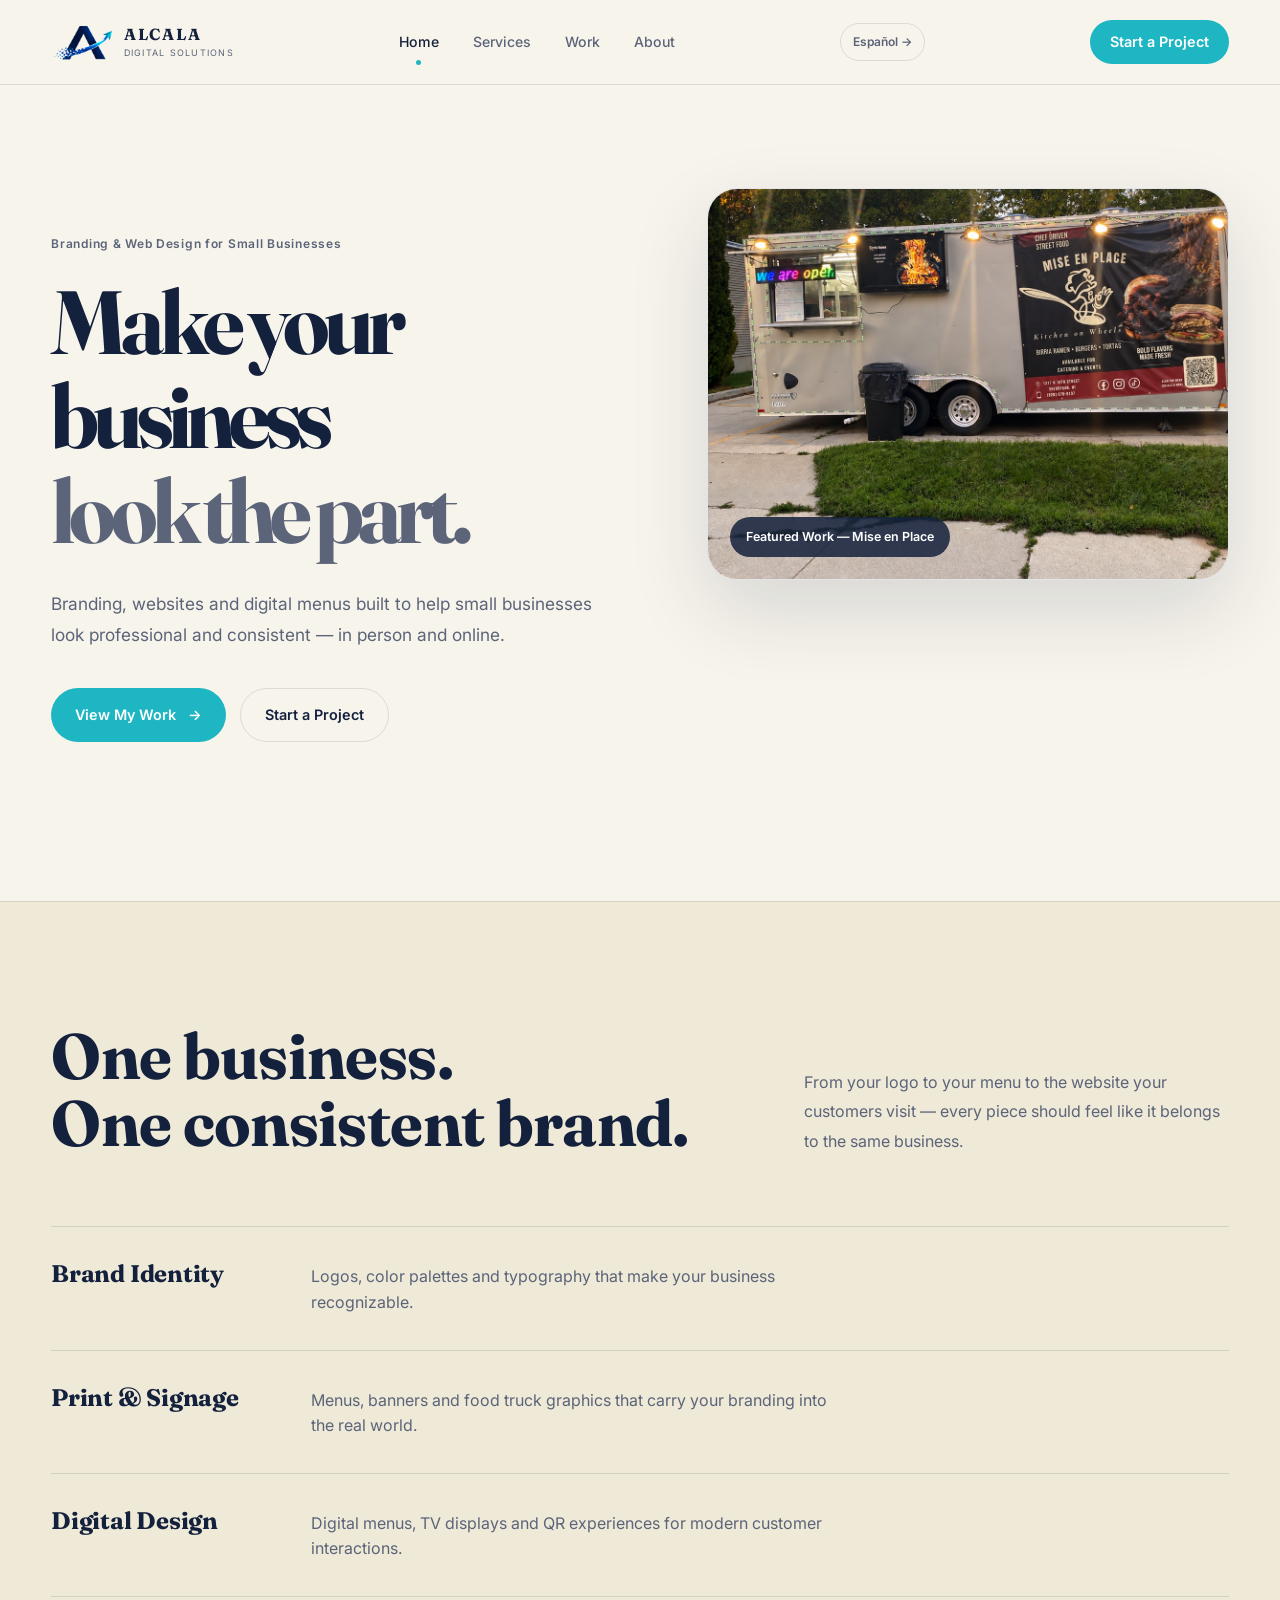
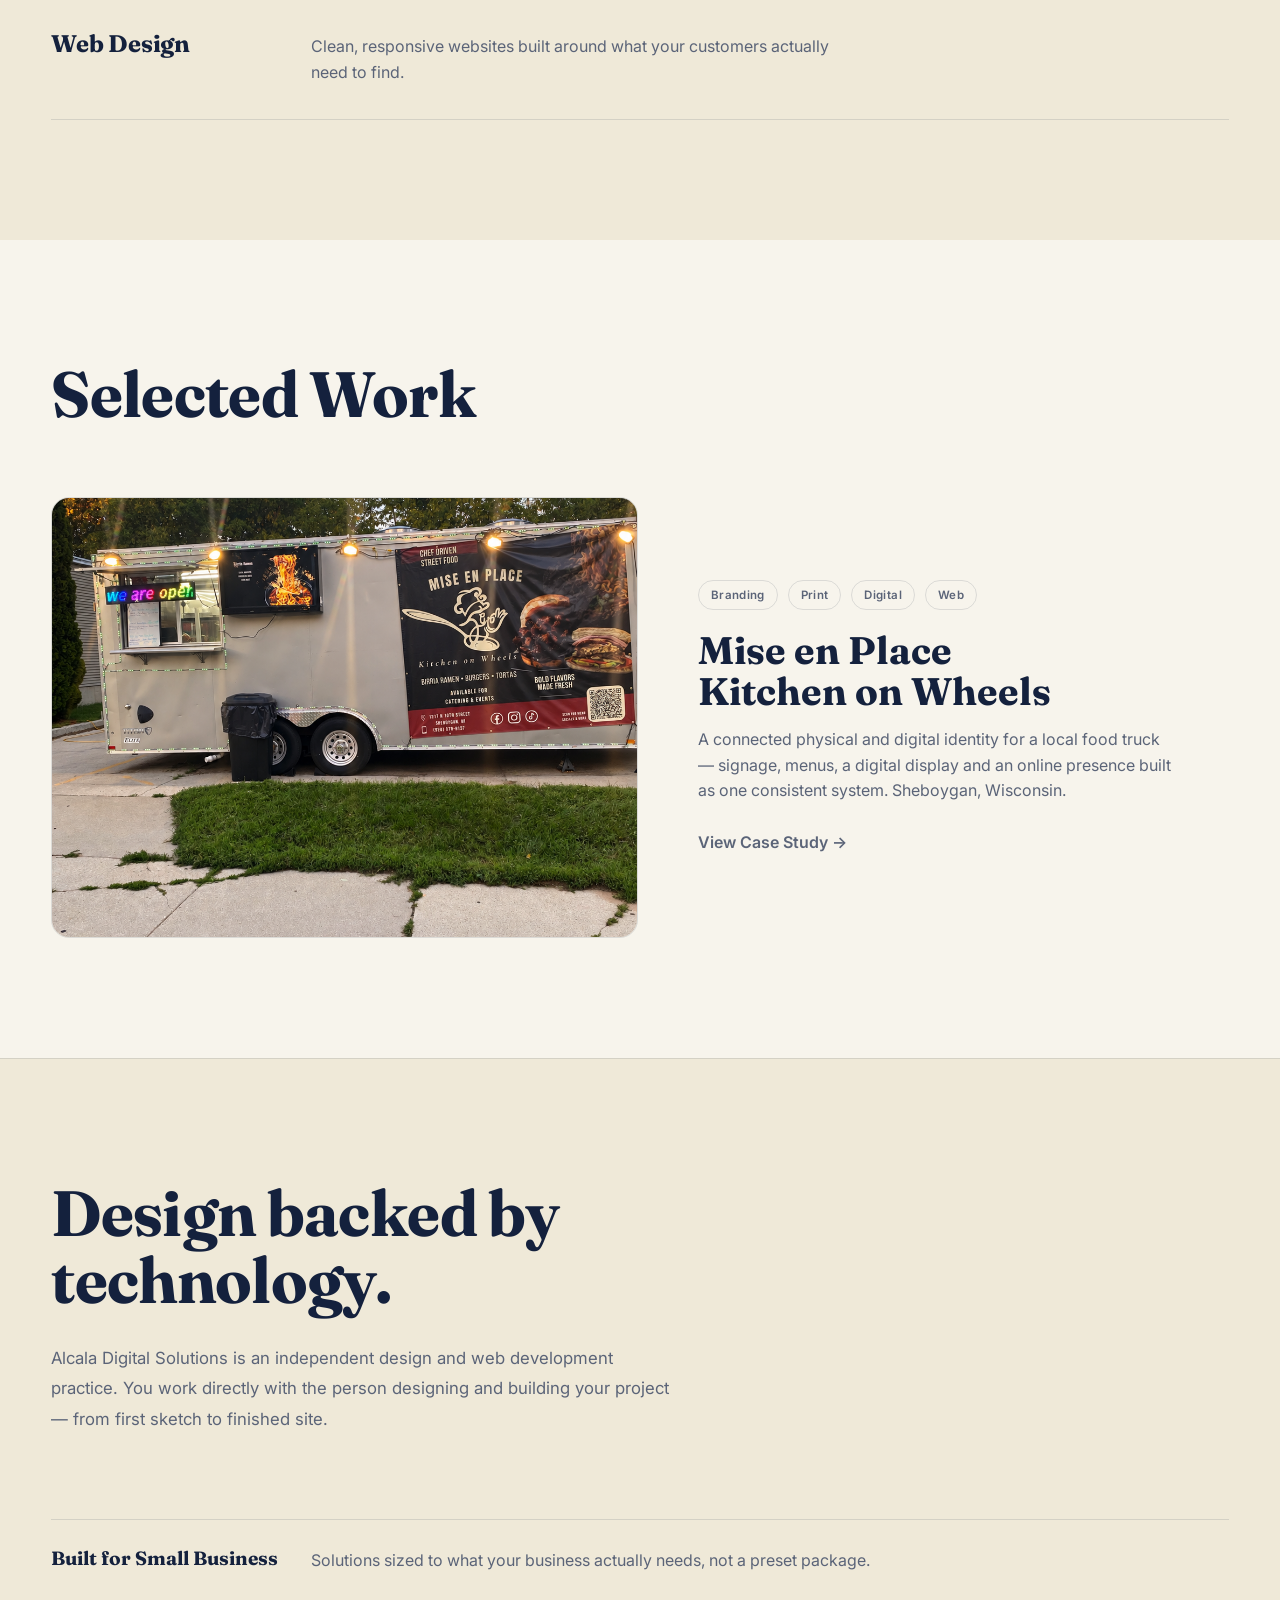
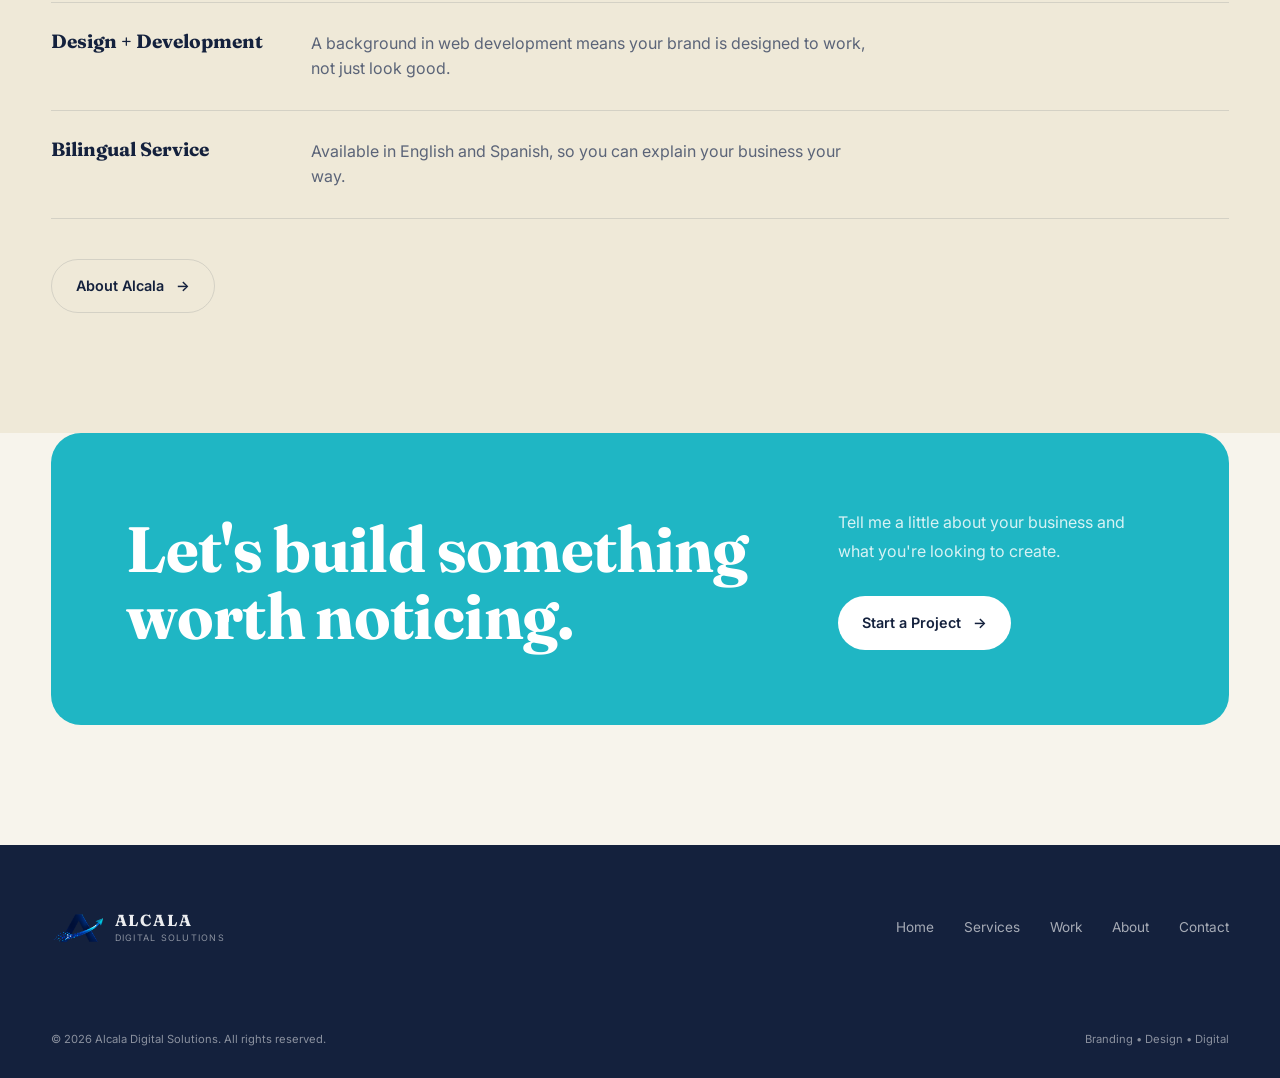
<file: index.html>
<!DOCTYPE html>
<html lang="en">
<head>
    <!-- Google tag (gtag.js) -->
<script async src="https://www.googletagmanager.com/gtag/js?id=G-TJFR4R140K"></script>
<script>
  window.dataLayer = window.dataLayer || [];
  function gtag(){dataLayer.push(arguments);}
  gtag('js', new Date());

  gtag('config', 'G-TJFR4R140K');
</script>
    <meta charset="UTF-8">
    <meta name="viewport" content="width=device-width, initial-scale=1.0">

    <title>Alcala Digital Solutions | Branding, Design & Digital</title>

    <meta
        name="description"
        content="Alcala Digital Solutions creates branding, menus, websites, digital displays, and visual experiences for small businesses."
    >

    <!-- Google Fonts -->
    <link rel="preconnect" href="https://fonts.googleapis.com">
    <link rel="preconnect" href="https://fonts.gstatic.com" crossorigin>

    <link
        href="https://fonts.googleapis.com/css2?family=Inter:wght@400;500;600;700&family=Fraunces:opsz,wght@9..144,500;9..144,600;9..144,700&display=swap"
        rel="stylesheet"
    >

    <link rel="stylesheet" href="stylesheet.css">
</head>

<body>

    <!-- =========================
         HEADER / NAVIGATION
    ========================== -->
    <header class="site-header">
        <div class="container nav-container">

            <a href="index.html" class="brand">
                <span><img src="images/A-logo-cropped.png" alt="Alcala Digital Solutions Logo" class="header-logo"></span>

                <span class="brand-text">
                    <strong>ALCALA</strong>
                    <small>DIGITAL SOLUTIONS</small>
                </span>
            </a>

            <nav class="main-nav" id="mainNav" aria-label="Main navigation">
                <a href="index.html" class="active">Home</a>
                <a href="services.html">Services</a>
                <a href="work.html">Work</a>
                <a href="about.html">About</a>
                <a href="contact.html" class="btn btn-small mobile-cta">Start a Project</a>
            </nav>

            <div class="language-switcher">
                <a href="es/index.html" class="language-link">Español
                    <span>→</span>
                </a>
            </div>

            <a href="contact.html" class="btn btn-small">
                Start a Project
            </a>

            <button class="nav-toggle" id="navToggle" aria-label="Toggle menu" aria-expanded="false" aria-controls="mainNav">
                <span></span><span></span><span></span>
            </button>

        </div>
    </header>

    <script>
        (function () {
            var toggle = document.getElementById("navToggle");
            var nav = document.getElementById("mainNav");
            if (!toggle || !nav) return;
            toggle.addEventListener("click", function () {
                var isOpen = nav.classList.toggle("is-open");
                toggle.classList.toggle("is-active", isOpen);
                toggle.setAttribute("aria-expanded", isOpen ? "true" : "false");
                document.body.classList.toggle("nav-locked", isOpen);
            });
            nav.querySelectorAll("a").forEach(function (link) {
                link.addEventListener("click", function () {
                    nav.classList.remove("is-open");
                    toggle.classList.remove("is-active");
                    toggle.setAttribute("aria-expanded", "false");
                    document.body.classList.remove("nav-locked");
                });
            });
        })();
    </script>


    <main>

        <!-- =========================
             HERO
        ========================== -->
        <section class="hero">

            <div class="container hero-grid">

                <div class="hero-content">

                    <p class="eyebrow">
                        Branding &amp; Web Design for Small Businesses
                    </p>

                    <h1>
                        Make your business
                        <span>look the part.</span>
                    </h1>

                    <p class="hero-description">
                        Branding, websites and digital menus built to help
                        small businesses look professional and consistent
                        — in person and online.
                    </p>

                    <div class="hero-actions">
                        <a href="work.html" class="btn">
                            View My Work
                            <span>→</span>
                        </a>

                        <a href="contact.html" class="btn btn-secondary">
                            Start a Project
                        </a>
                    </div>

                </div>

                <!-- HERO VISUAL — real project photo, no fake browser chrome -->
                <div class="hero-visual">

                    <div class="lean-hero-frame">
                        <!--
                            Swap in the strongest available shot of the
                            truck (the one with the black/red banner and
                            the TV display running is the best candidate).
                        -->
                        <img
                            src="images/work/mise-en-place/cover.png"
                            alt="Mise en Place food truck with new branding, banner and digital display"
                        >
                        <span class="lean-hero-caption">Featured Work — Mise en Place</span>
                    </div>

                </div>

            </div>
        </section>


        <!-- =========================
             SERVICES
        ========================== -->
        <section class="section services-section">

            <div class="container">

                <div class="section-heading">
                    <div>
                        <h2>
                            One business.<br>
                            One consistent brand.
                        </h2>
                    </div>

                    <p class="section-description">
                        From your logo to your menu to the website your
                        customers visit — every piece should feel like it
                        belongs to the same business.
                    </p>
                </div>

                <div class="services-list">

                    <div class="services-row">
                        <h3>Brand Identity</h3>
                        <p>Logos, color palettes and typography that make your business recognizable.</p>
                    </div>

                    <div class="services-row">
                        <h3>Print &amp; Signage</h3>
                        <p>Menus, banners and food truck graphics that carry your branding into the real world.</p>
                    </div>

                    <div class="services-row">
                        <h3>Digital Design</h3>
                        <p>Digital menus, TV displays and QR experiences for modern customer interactions.</p>
                    </div>

                    <div class="services-row">
                        <h3>Web Design</h3>
                        <p>Clean, responsive websites built around what your customers actually need to find.</p>
                    </div>

                </div>

            </div>
        </section>


        <!-- =========================
             FEATURED WORK (one real project)
        ========================== -->
        <section class="section work-section">

            <div class="container">

                <div class="section-heading section-heading-simple">
                    <div>
                        <h2>Selected Work</h2>
                    </div>
                </div>

                <div class="work-feature">

                    <a href="work/mise-en-place.html" class="work-feature-photo" aria-label="View Mise en Place case study">
                        <img
                            src="images/work/mise-en-place/cover.png"
                            alt="Mise en Place food truck branding and digital display"
                        >
                    </a>

                    <div>
                        <div class="work-feature-tags">
                            <span>Branding</span>
                            <span>Print</span>
                            <span>Digital</span>
                            <span>Web</span>
                        </div>

                        <h3>Mise en Place<br>Kitchen on Wheels</h3>

                        <p class="work-feature-desc">
                            A connected physical and digital identity for a
                            local food truck — signage, menus, a digital
                            display and an online presence built as one
                            consistent system. Sheboygan, Wisconsin.
                        </p>

                        <a href="work/mise-en-place.html" class="text-link">
                            View Case Study →
                        </a>
                    </div>

                </div>

            </div>
        </section>


        <!-- =========================
             WHY WORK WITH ME
        ========================== -->
        <section class="section values-section">

            <div class="container">

                <div class="values-intro">
                    <h2>
                        Design backed
                        by technology.
                    </h2>

                    <p>
                        Alcala Digital Solutions is an independent design and
                        web development practice. You work directly with the
                        person designing and building your project — from
                        first sketch to finished site.
                    </p>
                </div>

                <div class="why-list">

                    <div class="why-item">
                        <h3>Built for Small Business</h3>
                        <p>Solutions sized to what your business actually needs, not a preset package.</p>
                    </div>

                    <div class="why-item">
                        <h3>Design + Development</h3>
                        <p>A background in web development means your brand is designed to work, not just look good.</p>
                    </div>

                    <div class="why-item">
                        <h3>Bilingual Service</h3>
                        <p>Available in English and Spanish, so you can explain your business your way.</p>
                    </div>

                </div>

                <a href="about.html" class="btn btn-secondary" style="margin-top: 40px;">
                    About Alcala
                    <span>→</span>
                </a>

            </div>
        </section>


        <!-- =========================
             CTA
        ========================== -->
        <section class="cta-section">

            <div class="container">

                <div class="cta-card">

                    <div>
                        <h2>
                            Let's build something
                            worth noticing.
                        </h2>
                    </div>

                    <div class="cta-content">

                        <p>
                            Tell me a little about your business and what
                            you're looking to create.
                        </p>

                        <a href="contact.html" class="btn btn-light">
                            Start a Project
                            <span>→</span>
                        </a>

                    </div>

                </div>

            </div>
        </section>

    </main>


    <!-- =========================
         FOOTER
    ========================== -->
    <footer class="site-footer">

        <div class="container">

            <div class="footer-top">

                <a href="index.html" class="brand footer-brand">

                <span><img src="images/A-logo-cropped.png" alt="Alcala Digital Solutions Logo" class="footer-logo"></span>

                    <span class="brand-text">
                        <strong>ALCALA</strong>
                        <small>DIGITAL SOLUTIONS</small>
                    </span>

                </a>

                <nav class="footer-nav">
                    <a href="index.html">Home</a>
                    <a href="services.html">Services</a>
                    <a href="work.html">Work</a>
                    <a href="about.html">About</a>
                    <a href="contact.html">Contact</a>
                </nav>

            </div>

            <div class="footer-bottom">
                <p>© 2026 Alcala Digital Solutions. All rights reserved.</p>
                <p>Branding • Design • Digital</p>
            </div>

        </div>
    </footer>

</body>
</html>
</file>
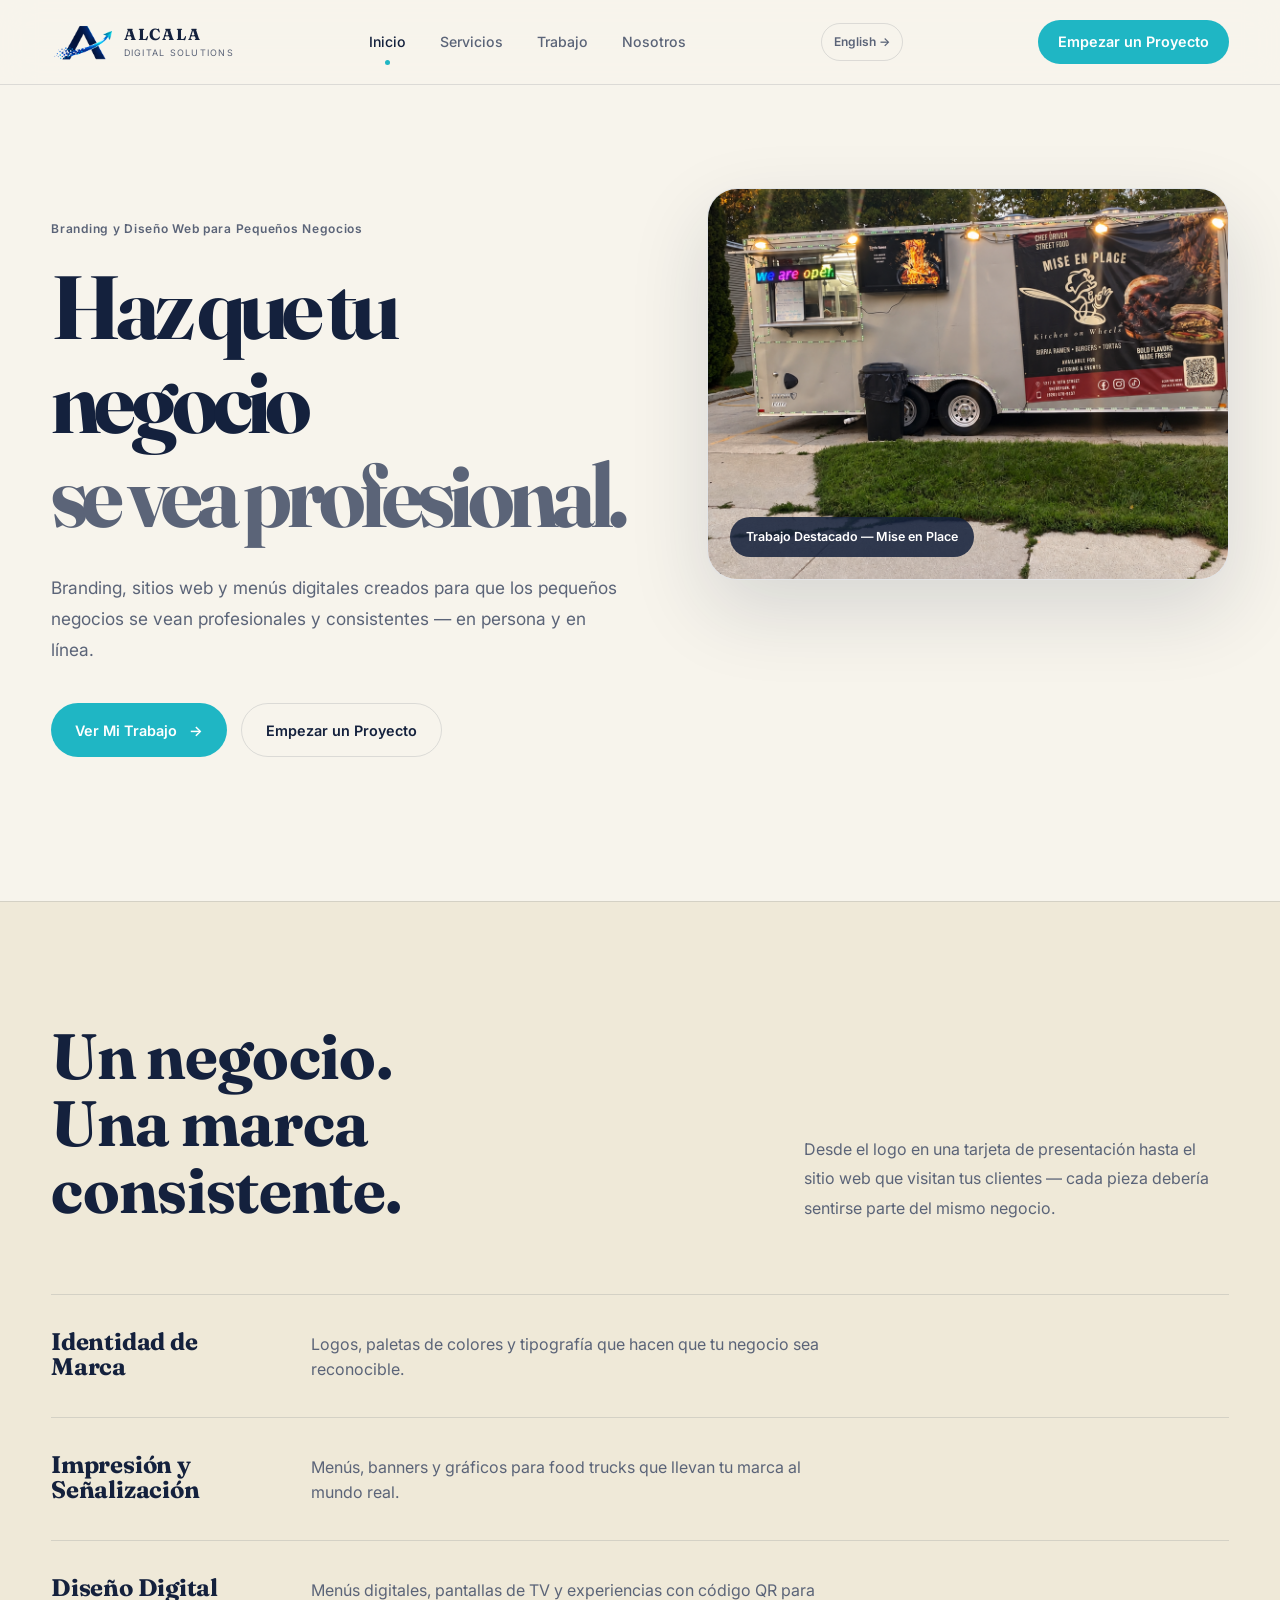
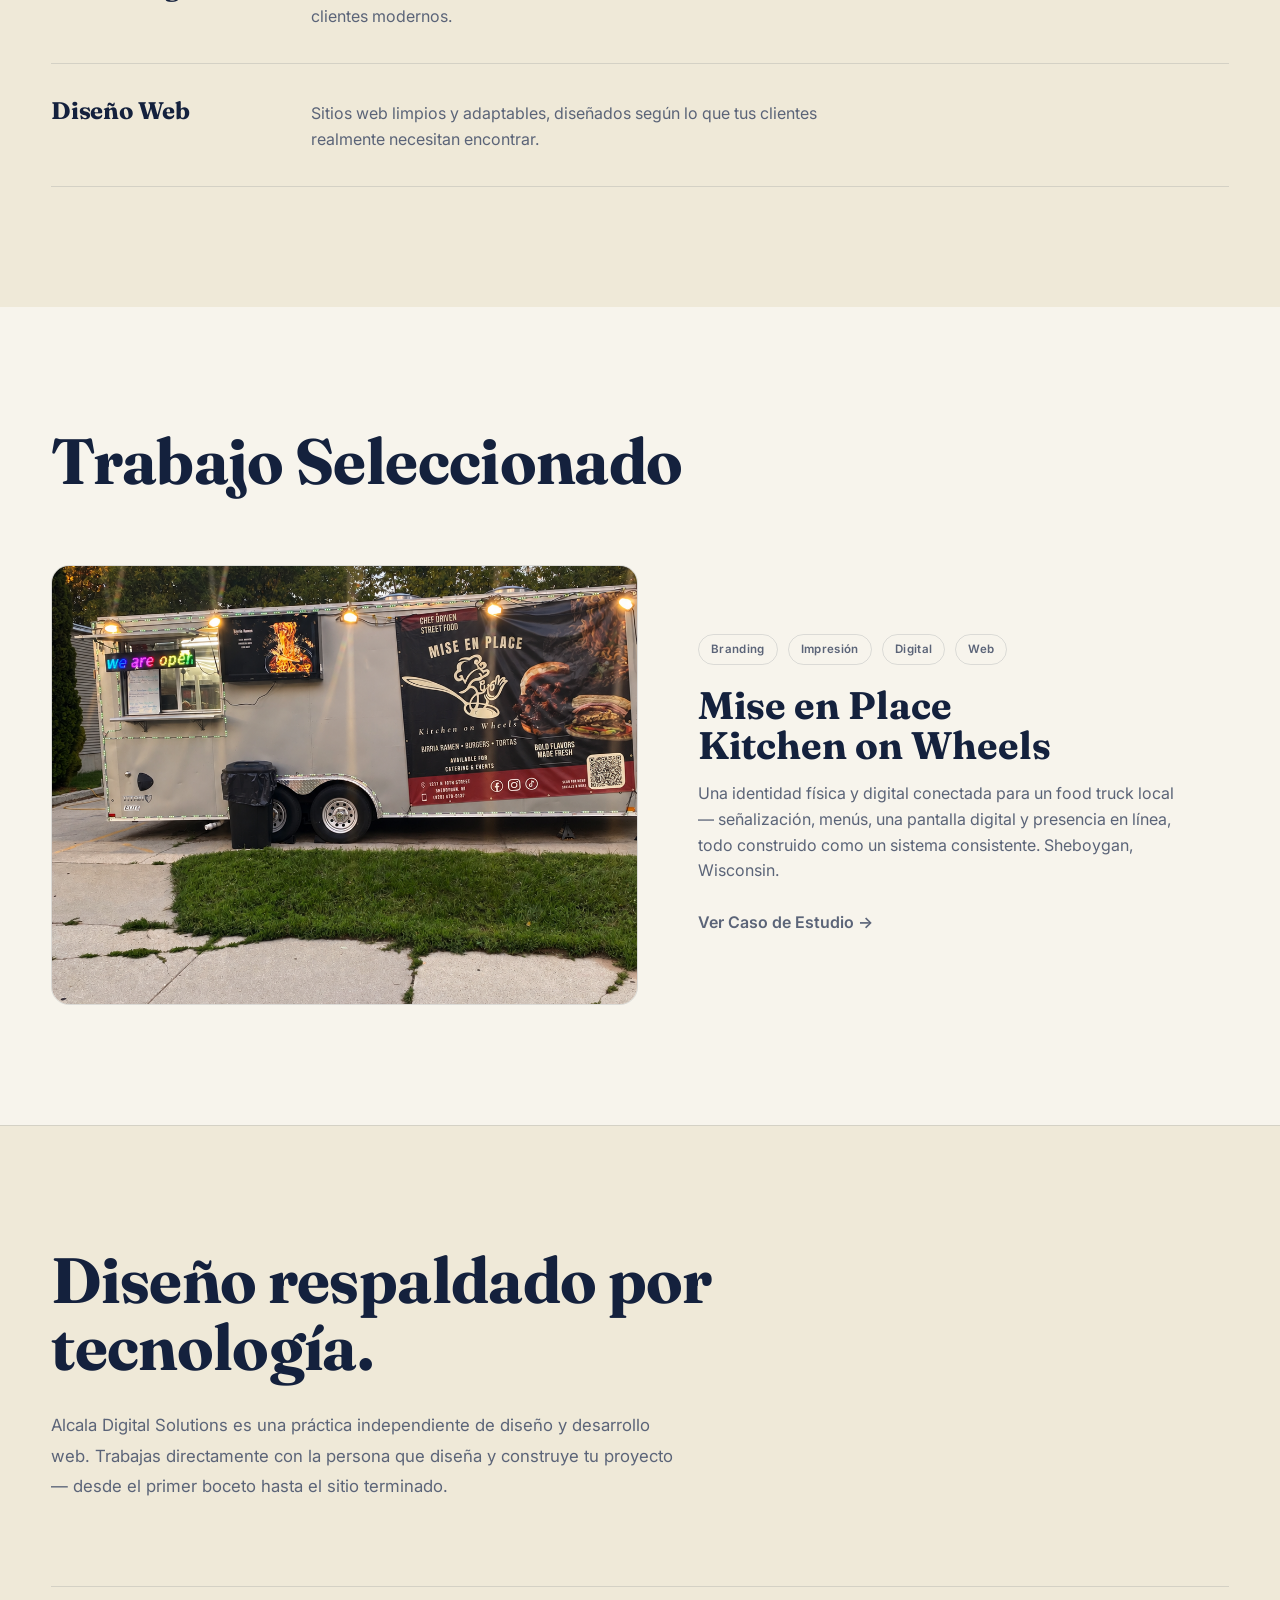
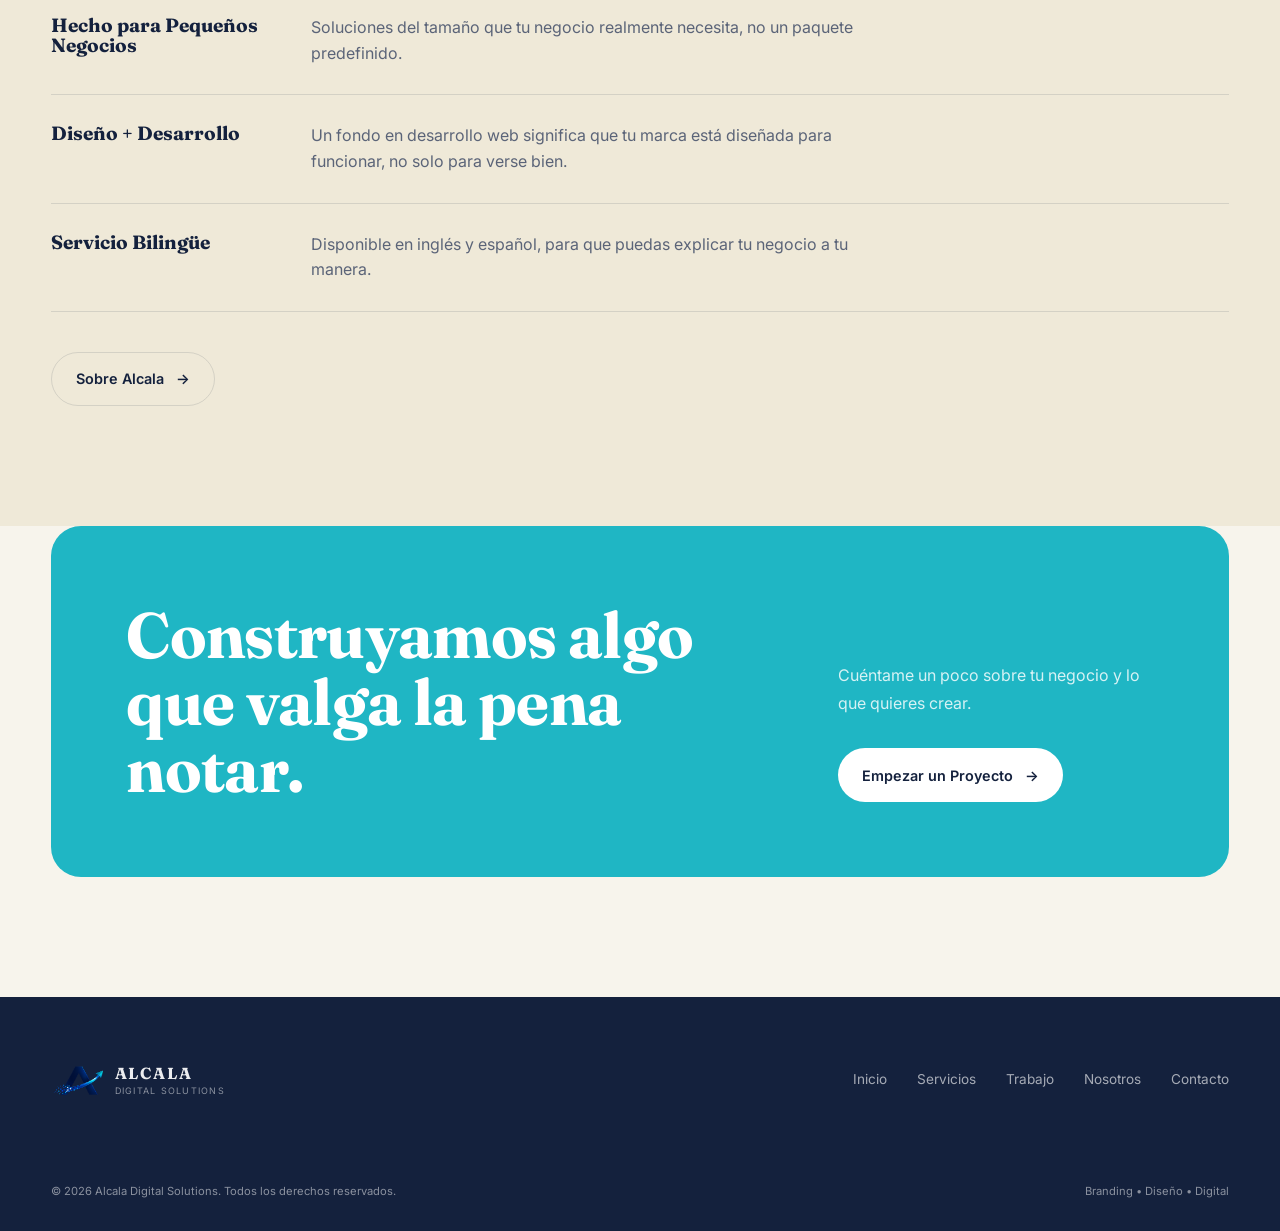
<file: es/index.html>
<!DOCTYPE html>
<html lang="es">
<head>
    <!-- Google tag (gtag.js) -->
<script async src="https://www.googletagmanager.com/gtag/js?id=G-TJFR4R140K"></script>
<script>
  window.dataLayer = window.dataLayer || [];
  function gtag(){dataLayer.push(arguments);}
  gtag('js', new Date());

  gtag('config', 'G-TJFR4R140K');
</script>
    <meta charset="UTF-8">
    <meta name="viewport" content="width=device-width, initial-scale=1.0">

    <title>Alcala Digital Solutions | Branding, Diseño y Digital</title>

    <meta
        name="description"
        content="Alcala Digital Solutions crea branding, menús, sitios web, pantallas digitales y experiencias visuales para pequeños negocios."
    >

    <link rel="preconnect" href="https://fonts.googleapis.com">
    <link rel="preconnect" href="https://fonts.gstatic.com" crossorigin>

    <link
        href="https://fonts.googleapis.com/css2?family=Inter:wght@400;500;600;700&family=Fraunces:opsz,wght@9..144,500;9..144,600;9..144,700&display=swap"
        rel="stylesheet"
    >

    <link rel="stylesheet" href="../stylesheet.css">
</head>

<body>

    <header class="site-header">
        <div class="container nav-container">

            <a href="index.html" class="brand">
                <span><img src="../images/A-logo-cropped.png" alt="Logo de Alcala Digital Solutions" class="header-logo"></span>
                <span class="brand-text">
                    <strong>ALCALA</strong>
                    <small>DIGITAL SOLUTIONS</small>
                </span>
            </a>

            <nav class="main-nav" id="mainNav" aria-label="Navegación principal">
                <a href="index.html" class="active">Inicio</a>
                <a href="services.html">Servicios</a>
                <a href="work.html">Trabajo</a>
                <a href="about.html">Nosotros</a>
                <a href="contact.html" class="btn btn-small mobile-cta">Empezar un Proyecto</a>
            </nav>

            <div class="language-switcher">
                <a href="../index.html" class="language-link">English <span>→</span></a>
            </div>

            <a href="contact.html" class="btn btn-small">Empezar un Proyecto</a>

            <button class="nav-toggle" id="navToggle" aria-label="Abrir menú" aria-expanded="false" aria-controls="mainNav">
                <span></span><span></span><span></span>
            </button>

        </div>
    </header>

    <script>
        (function () {
            var toggle = document.getElementById("navToggle");
            var nav = document.getElementById("mainNav");
            if (!toggle || !nav) return;
            toggle.addEventListener("click", function () {
                var isOpen = nav.classList.toggle("is-open");
                toggle.classList.toggle("is-active", isOpen);
                toggle.setAttribute("aria-expanded", isOpen ? "true" : "false");
                document.body.classList.toggle("nav-locked", isOpen);
            });
            nav.querySelectorAll("a").forEach(function (link) {
                link.addEventListener("click", function () {
                    nav.classList.remove("is-open");
                    toggle.classList.remove("is-active");
                    toggle.setAttribute("aria-expanded", "false");
                    document.body.classList.remove("nav-locked");
                });
            });
        })();
    </script>


    <main>

        <!-- HERO -->
        <section class="hero">
            <div class="container hero-grid">

                <div class="hero-content">

                    <p class="eyebrow">
                        Branding y Diseño Web para Pequeños Negocios
                    </p>

                    <h1>
                        Haz que tu negocio
                        <span>se vea profesional.</span>
                    </h1>

                    <p class="hero-description">
                        Branding, sitios web y menús digitales creados para
                        que los pequeños negocios se vean profesionales y
                        consistentes — en persona y en línea.
                    </p>

                    <div class="hero-actions">
                        <a href="work.html" class="btn">
                            Ver Mi Trabajo
                            <span>→</span>
                        </a>

                        <a href="contact.html" class="btn btn-secondary">
                            Empezar un Proyecto
                        </a>
                    </div>

                </div>

                <div class="hero-visual">
                    <div class="lean-hero-frame">
                        <img
                            src="../images/work/mise-en-place/cover.png"
                            alt="Food truck de Mise en Place con nueva marca, banner y pantalla digital"
                        >
                        <span class="lean-hero-caption">Trabajo Destacado — Mise en Place</span>
                    </div>
                </div>

            </div>
        </section>


        <!-- SERVICES -->
        <section class="section services-section">
            <div class="container">

                <div class="section-heading">
                    <div>
                        <h2>
                            Un negocio.<br>
                            Una marca consistente.
                        </h2>
                    </div>

                    <p class="section-description">
                        Desde el logo en una tarjeta de presentación hasta el
                        sitio web que visitan tus clientes — cada pieza
                        debería sentirse parte del mismo negocio.
                    </p>
                </div>

                <div class="services-list">

                    <div class="services-row">
                        <h3>Identidad de Marca</h3>
                        <p>Logos, paletas de colores y tipografía que hacen que tu negocio sea reconocible.</p>
                    </div>

                    <div class="services-row">
                        <h3>Impresión y Señalización</h3>
                        <p>Menús, banners y gráficos para food trucks que llevan tu marca al mundo real.</p>
                    </div>

                    <div class="services-row">
                        <h3>Diseño Digital</h3>
                        <p>Menús digitales, pantallas de TV y experiencias con código QR para clientes modernos.</p>
                    </div>

                    <div class="services-row">
                        <h3>Diseño Web</h3>
                        <p>Sitios web limpios y adaptables, diseñados según lo que tus clientes realmente necesitan encontrar.</p>
                    </div>

                </div>

            </div>
        </section>


        <!-- FEATURED WORK -->
        <section class="section work-section">
            <div class="container">

                <div class="section-heading section-heading-simple">
                    <div>
                        <h2>Trabajo Seleccionado</h2>
                    </div>
                </div>

                <div class="work-feature">

                    <a href="work/mise-en-place.html" class="work-feature-photo" aria-label="Ver el caso de estudio de Mise en Place">
                        <img
                            src="../images/work/mise-en-place/cover.png"
                            alt="Branding y pantalla digital de Mise en Place"
                        >
                    </a>

                    <div>
                        <div class="work-feature-tags">
                            <span>Branding</span>
                            <span>Impresión</span>
                            <span>Digital</span>
                            <span>Web</span>
                        </div>

                        <h3>Mise en Place<br>Kitchen on Wheels</h3>

                        <p class="work-feature-desc">
                            Una identidad física y digital conectada para un
                            food truck local — señalización, menús, una
                            pantalla digital y presencia en línea, todo
                            construido como un sistema consistente.
                            Sheboygan, Wisconsin.
                        </p>

                        <a href="work/mise-en-place.html" class="text-link">
                            Ver Caso de Estudio →
                        </a>
                    </div>

                </div>

            </div>
        </section>


        <!-- WHY WORK WITH ME -->
        <section class="section values-section">
            <div class="container">

                <div class="values-intro">
                    <h2>
                        Diseño respaldado
                        por tecnología.
                    </h2>

                    <p>
                        Alcala Digital Solutions es una práctica
                        independiente de diseño y desarrollo web. Trabajas
                        directamente con la persona que diseña y construye
                        tu proyecto — desde el primer boceto hasta el sitio
                        terminado.
                    </p>
                </div>

                <div class="why-list">

                    <div class="why-item">
                        <h3>Hecho para Pequeños Negocios</h3>
                        <p>Soluciones del tamaño que tu negocio realmente necesita, no un paquete predefinido.</p>
                    </div>

                    <div class="why-item">
                        <h3>Diseño + Desarrollo</h3>
                        <p>Un fondo en desarrollo web significa que tu marca está diseñada para funcionar, no solo para verse bien.</p>
                    </div>

                    <div class="why-item">
                        <h3>Servicio Bilingüe</h3>
                        <p>Disponible en inglés y español, para que puedas explicar tu negocio a tu manera.</p>
                    </div>

                </div>

                <a href="about.html" class="btn btn-secondary" style="margin-top: 40px;">
                    Sobre Alcala
                    <span>→</span>
                </a>

            </div>
        </section>


        <!-- CTA -->
        <section class="cta-section">
            <div class="container">
                <div class="cta-card">
                    <div>
                        <h2>
                            Construyamos algo
                            que valga la pena notar.
                        </h2>
                    </div>

                    <div class="cta-content">
                        <p>
                            Cuéntame un poco sobre tu negocio y lo que
                            quieres crear.
                        </p>

                        <a href="contact.html" class="btn btn-light">
                            Empezar un Proyecto
                            <span>→</span>
                        </a>
                    </div>
                </div>
            </div>
        </section>

    </main>


    <footer class="site-footer">
        <div class="container">
            <div class="footer-top">
                <a href="index.html" class="brand footer-brand">
                    <span><img src="../images/A-logo-cropped.png" alt="Logo de Alcala Digital Solutions" class="footer-logo"></span>
                    <span class="brand-text">
                        <strong>ALCALA</strong>
                        <small>DIGITAL SOLUTIONS</small>
                    </span>
                </a>
                <nav class="footer-nav">
                    <a href="index.html">Inicio</a>
                    <a href="services.html">Servicios</a>
                    <a href="work.html">Trabajo</a>
                    <a href="about.html">Nosotros</a>
                    <a href="contact.html">Contacto</a>
                </nav>
            </div>
            <div class="footer-bottom">
                <p>© 2026 Alcala Digital Solutions. Todos los derechos reservados.</p>
                <p>Branding • Diseño • Digital</p>
            </div>
        </div>
    </footer>

</body>
</html>
</file>
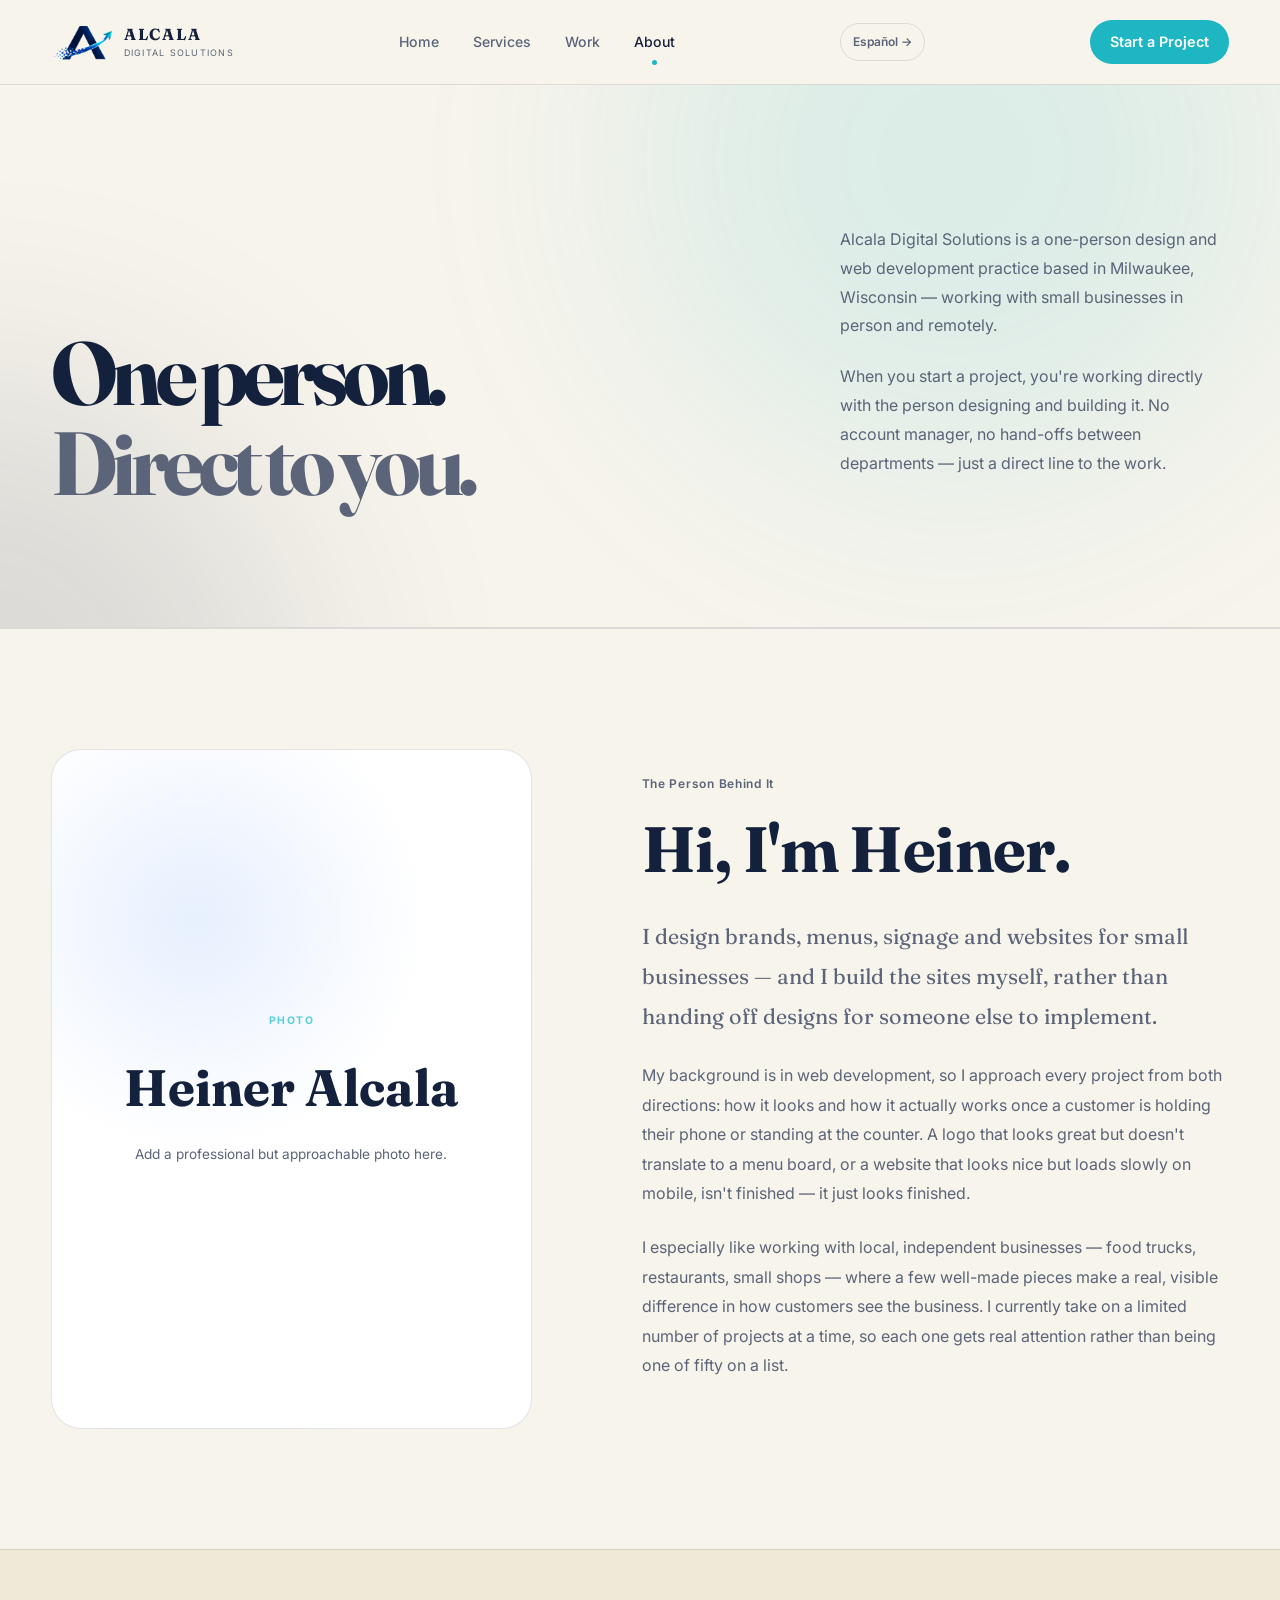
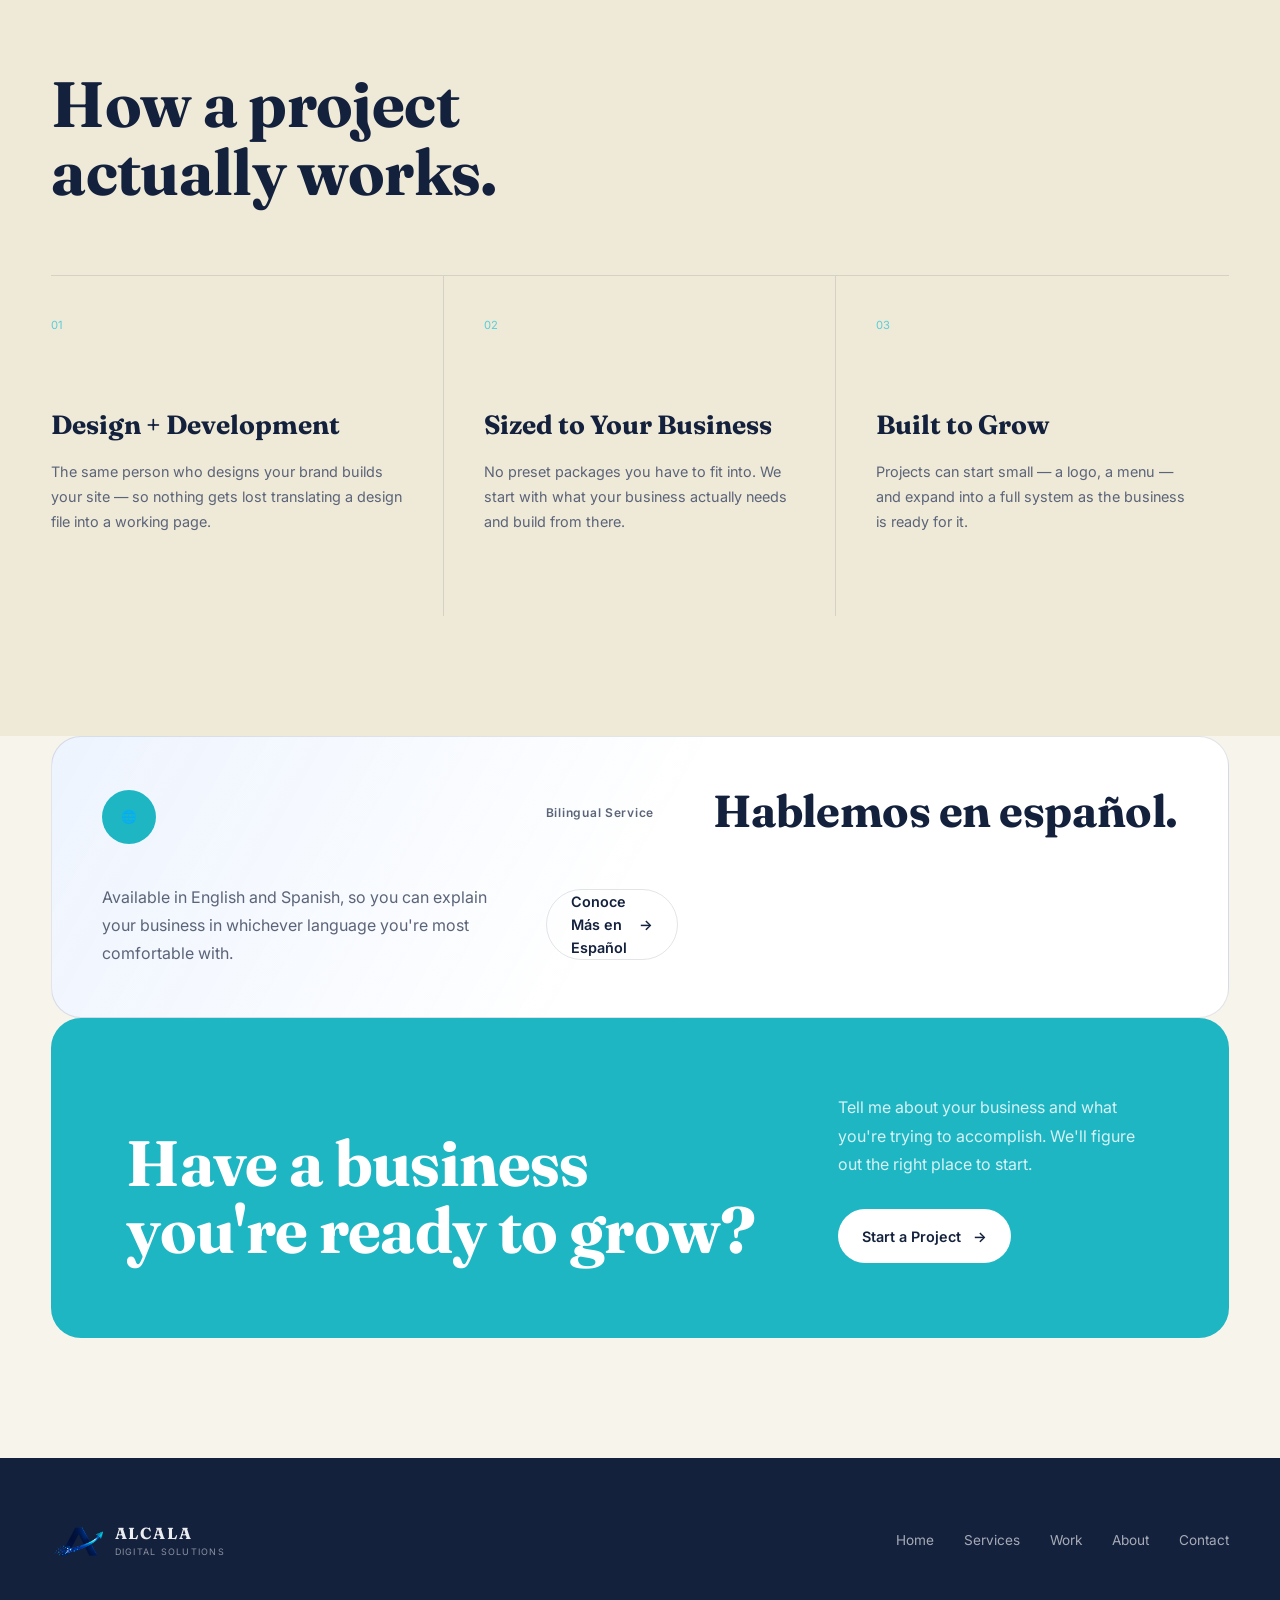
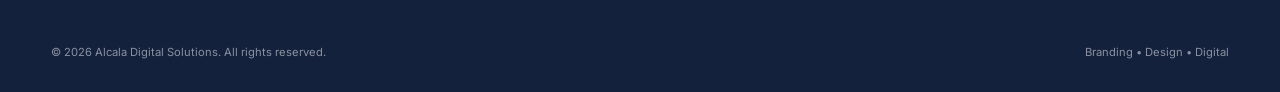
<file: about.html>
<!DOCTYPE html>
<html lang="en">
<head>
    <!-- Google tag (gtag.js) -->
<script async src="https://www.googletagmanager.com/gtag/js?id=G-TJFR4R140K"></script>
<script>
  window.dataLayer = window.dataLayer || [];
  function gtag(){dataLayer.push(arguments);}
  gtag('js', new Date());

  gtag('config', 'G-TJFR4R140K');
</script>
    <meta charset="UTF-8">
    <meta name="viewport" content="width=device-width, initial-scale=1.0">

    <title>About | Alcala Digital Solutions</title>

    <meta
        name="description"
        content="A little about who's behind Alcala Digital Solutions and how projects work."
    >

    <link rel="preconnect" href="https://fonts.googleapis.com">
    <link rel="preconnect" href="https://fonts.gstatic.com" crossorigin>

    <link
        href="https://fonts.googleapis.com/css2?family=Inter:wght@400;500;600;700&family=Fraunces:opsz,wght@9..144,500;9..144,600;9..144,700&display=swap"
        rel="stylesheet"
    >

    <link rel="stylesheet" href="stylesheet.css">
</head>

<body>

    <header class="site-header">
        <div class="container nav-container">

            <a href="index.html" class="brand">
                <span><img src="images/A-logo-cropped.png" alt="Alcala Digital Solutions Logo" class="header-logo"></span>
                <span class="brand-text">
                    <strong>ALCALA</strong>
                    <small>DIGITAL SOLUTIONS</small>
                </span>
            </a>

            <nav class="main-nav" id="mainNav" aria-label="Main navigation">
                <a href="index.html">Home</a>
                <a href="services.html">Services</a>
                <a href="work.html">Work</a>
                <a href="about.html" class="active">About</a>
                <a href="contact.html" class="btn btn-small mobile-cta">Start a Project</a>
            </nav>

            <div class="language-switcher">
                <a href="es/about.html" class="language-link">Español <span>→</span></a>
            </div>

            <a href="contact.html" class="btn btn-small">Start a Project</a>

            <button class="nav-toggle" id="navToggle" aria-label="Toggle menu" aria-expanded="false" aria-controls="mainNav">
                <span></span><span></span><span></span>
            </button>

        </div>
    </header>

    <script>
        (function () {
            var toggle = document.getElementById("navToggle");
            var nav = document.getElementById("mainNav");
            if (!toggle || !nav) return;
            toggle.addEventListener("click", function () {
                var isOpen = nav.classList.toggle("is-open");
                toggle.classList.toggle("is-active", isOpen);
                toggle.setAttribute("aria-expanded", isOpen ? "true" : "false");
                document.body.classList.toggle("nav-locked", isOpen);
            });
            nav.querySelectorAll("a").forEach(function (link) {
                link.addEventListener("click", function () {
                    nav.classList.remove("is-open");
                    toggle.classList.remove("is-active");
                    toggle.setAttribute("aria-expanded", "false");
                    document.body.classList.remove("nav-locked");
                });
            });
        })();
    </script>


    <main>

        <!-- HERO -->
        <section class="about-hero">
            <div class="hero-glow hero-glow-one"></div>
            <div class="hero-glow hero-glow-two"></div>

            <div class="container about-hero-grid">
                <div>
                    <h1>One person.<br><span>Direct to you.</span></h1>
                </div>

                <div class="about-hero-copy">
                    <p>
                        Alcala Digital Solutions is a one-person design and
                        web development practice based in Milwaukee,
                        Wisconsin — working with small businesses in person
                        and remotely.
                    </p>
                    <p>
                        When you start a project, you're working directly
                        with the person designing and building it. No
                        account manager, no hand-offs between departments —
                        just a direct line to the work.
                    </p>
                </div>
            </div>
        </section>


        <!-- FOUNDER -->
        <section class="section founder-section">
            <div class="container founder-grid">

                <div class="founder-image">
                    <div class="founder-placeholder">
                        <span>PHOTO</span>
                        <strong>Heiner Alcala</strong>
                        <p>Add a professional but approachable photo here.</p>
                    </div>
                </div>

                <div class="founder-content">
                    <p class="eyebrow">The Person Behind It</p>
                    <h2>Hi, I'm Heiner.</h2>

                    <p class="founder-intro">
                        I design brands, menus, signage and websites for
                        small businesses — and I build the sites myself,
                        rather than handing off designs for someone else to
                        implement.
                    </p>

                    <p>
                        My background is in web development, so I approach
                        every project from both directions: how it looks and
                        how it actually works once a customer is holding
                        their phone or standing at the counter. A logo that
                        looks great but doesn't translate to a menu board,
                        or a website that looks nice but loads slowly on
                        mobile, isn't finished — it just looks finished.
                    </p>

                    <p>
                        I especially like working with local, independent
                        businesses — food trucks, restaurants, small shops —
                        where a few well-made pieces make a real, visible
                        difference in how customers see the business. I
                        currently take on a limited number of projects at a
                        time, so each one gets real attention rather than
                        being one of fifty on a list.
                    </p>
                </div>

            </div>
        </section>


        <!-- WHY IT WORKS -->
        <section class="section about-difference">
            <div class="container">

                <div class="section-heading">
                    <div>
                        <h2>How a project<br>actually works.</h2>
                    </div>
                </div>

                <div class="about-difference-grid">

                    <article>
                        <span>01</span>
                        <h3>Design + Development</h3>
                        <p>
                            The same person who designs your brand builds
                            your site — so nothing gets lost translating a
                            design file into a working page.
                        </p>
                    </article>

                    <article>
                        <span>02</span>
                        <h3>Sized to Your Business</h3>
                        <p>
                            No preset packages you have to fit into. We
                            start with what your business actually needs
                            and build from there.
                        </p>
                    </article>

                    <article>
                        <span>03</span>
                        <h3>Built to Grow</h3>
                        <p>
                            Projects can start small — a logo, a menu — and
                            expand into a full system as the business is
                            ready for it.
                        </p>
                    </article>

                </div>

            </div>
        </section>


        <!-- BILINGUAL -->
        <section class="services-bilingual-section">
            <div class="container">
                <div class="services-bilingual-card">
                    <span class="language-icon">🌐</span>
                    <p class="eyebrow">Bilingual Service</p>
                    <h2>Hablemos en español.</h2>
                    <p>
                        Available in English and Spanish, so you can explain
                        your business in whichever language you're most
                        comfortable with.
                    </p>
                    <a href="es/about.html" class="btn btn-secondary">
                        Conoce Más en Español <span>→</span>
                    </a>
                </div>
            </div>
        </section>


        <!-- CTA -->
        <section class="cta-section">
            <div class="container">
                <div class="cta-card">
                    <div>
                        <h2>Have a business<br>you're ready to grow?</h2>
                    </div>
                    <div class="cta-content">
                        <p>
                            Tell me about your business and what you're
                            trying to accomplish. We'll figure out the right
                            place to start.
                        </p>
                        <a href="contact.html" class="btn btn-light">
                            Start a Project <span>→</span>
                        </a>
                    </div>
                </div>
            </div>
        </section>

    </main>


    <footer class="site-footer">
        <div class="container">
            <div class="footer-top">
                <a href="index.html" class="brand footer-brand">
                    <span><img src="images/A-logo-cropped.png" alt="Alcala Digital Solutions Logo" class="footer-logo"></span>
                    <span class="brand-text">
                        <strong>ALCALA</strong>
                        <small>DIGITAL SOLUTIONS</small>
                    </span>
                </a>
                <nav class="footer-nav">
                    <a href="index.html">Home</a>
                    <a href="services.html">Services</a>
                    <a href="work.html">Work</a>
                    <a href="about.html">About</a>
                    <a href="contact.html">Contact</a>
                </nav>
            </div>
            <div class="footer-bottom">
                <p>© 2026 Alcala Digital Solutions. All rights reserved.</p>
                <p>Branding • Design • Digital</p>
            </div>
        </div>
    </footer>

</body>
</html>
</file>
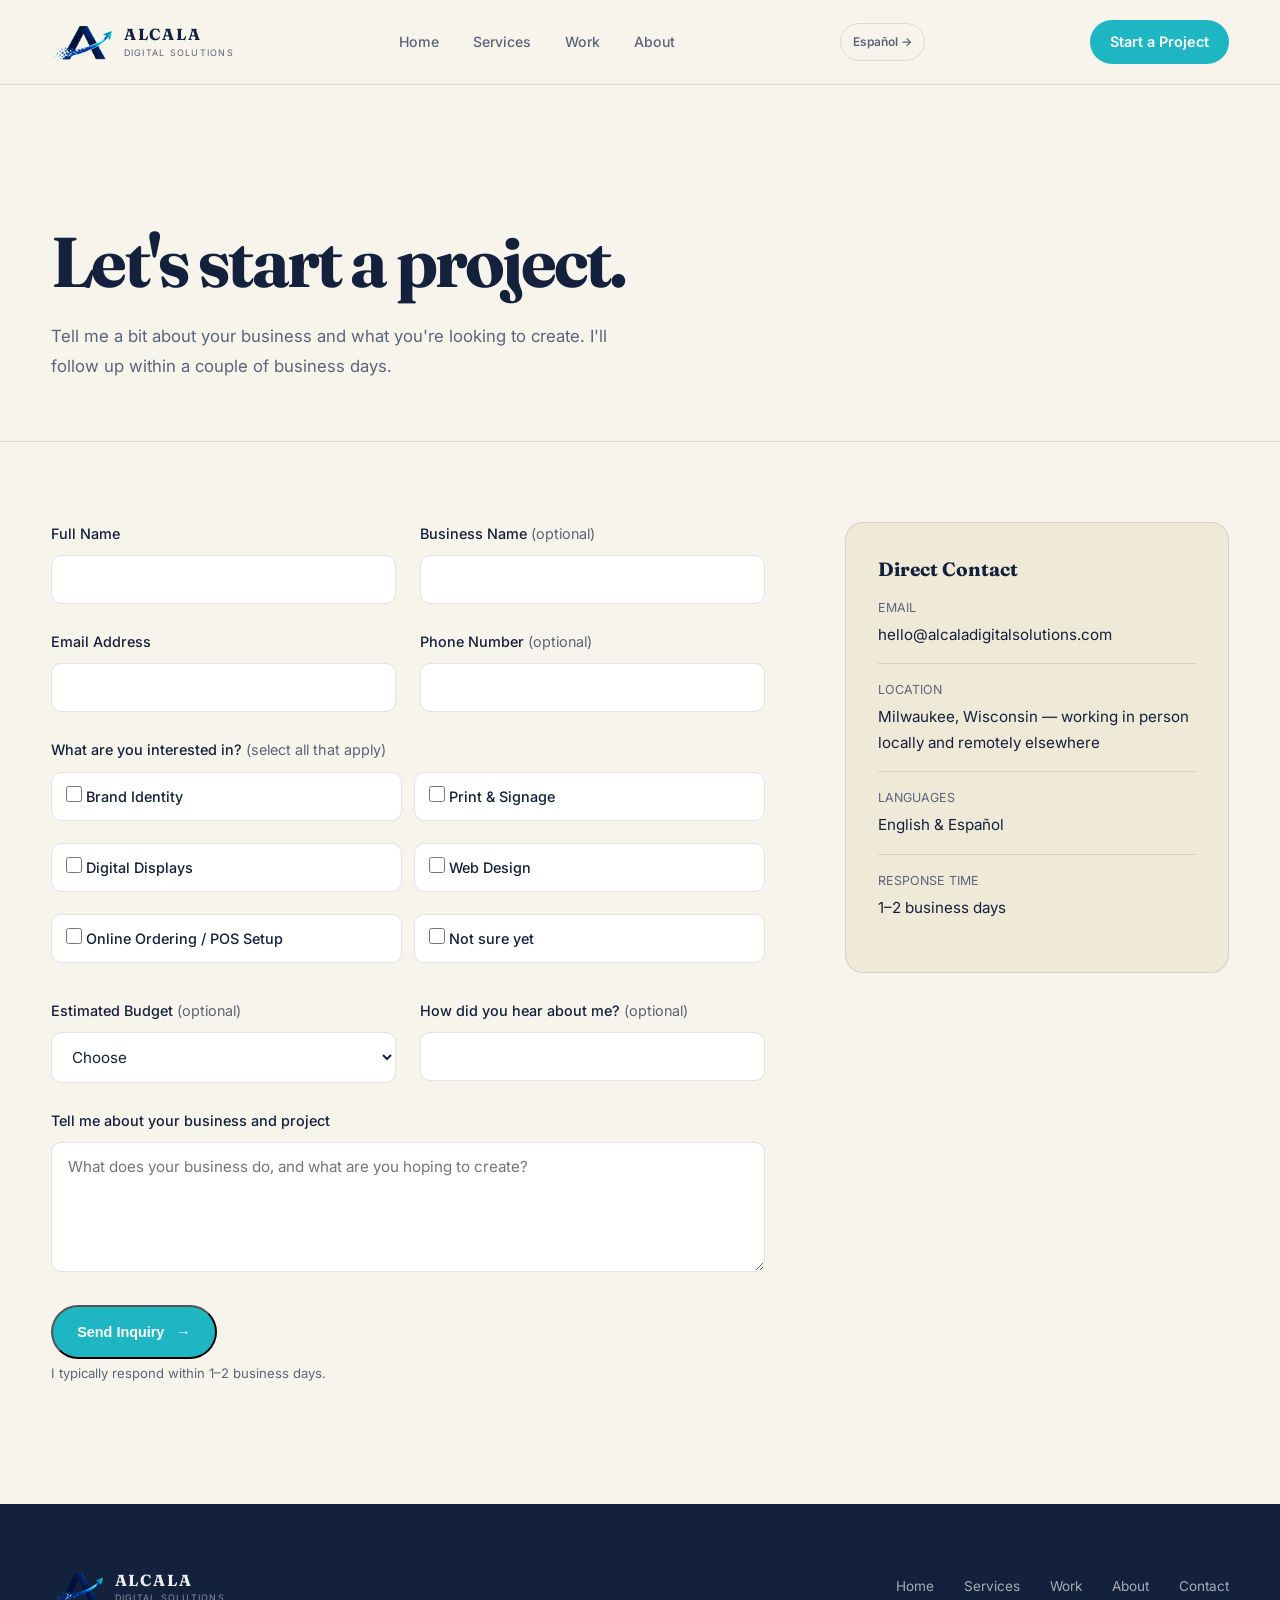
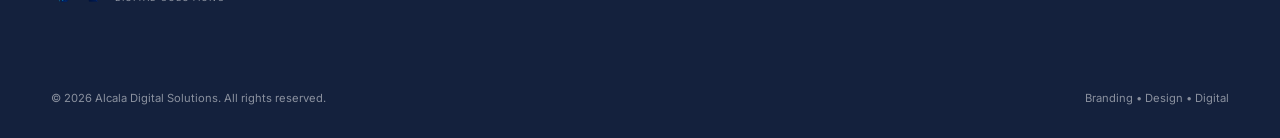
<file: contact.html>
<!DOCTYPE html>
<html lang="en">
<head>
    <!-- Google tag (gtag.js) -->
    <script async src="https://www.googletagmanager.com/gtag/js?id=G-TJFR4R140K"></script>
    <script>
        window.dataLayer = window.dataLayer || [];
        function gtag(){dataLayer.push(arguments);}
        gtag('js', new Date());

        gtag('config', 'G-TJFR4R140K');
    </script>

    <meta charset="UTF-8">
    <meta name="viewport" content="width=device-width, initial-scale=1.0">

    <title>Contact | Alcala Digital Solutions</title>

    <meta
        name="description"
        content="Start a branding, print, digital or web project with Alcala Digital Solutions."
    >

    <link rel="preconnect" href="https://fonts.googleapis.com">
    <link rel="preconnect" href="https://fonts.gstatic.com" crossorigin>

    <link
        href="https://fonts.googleapis.com/css2?family=Inter:wght@400;500;600;700&family=Fraunces:opsz,wght@9..144,500;9..144,600;9..144,700&display=swap"
        rel="stylesheet"
    >

    <link rel="stylesheet" href="stylesheet.css">
</head>

<body>

    <header class="site-header">
        <div class="container nav-container">

            <a href="index.html" class="brand">
                <span><img src="images/A-logo-cropped.png" alt="Alcala Digital Solutions Logo" class="header-logo"></span>
                <span class="brand-text">
                    <strong>ALCALA</strong>
                    <small>DIGITAL SOLUTIONS</small>
                </span>
            </a>

            <nav class="main-nav" id="mainNav" aria-label="Main navigation">
                <a href="index.html">Home</a>
                <a href="services.html">Services</a>
                <a href="work.html">Work</a>
                <a href="about.html">About</a>
                <a href="contact.html" class="btn btn-small mobile-cta">Start a Project</a>
            </nav>

            <div class="language-switcher">
                <a href="es/contact.html" class="language-link">Español <span>→</span></a>
            </div>

            <a href="contact.html" class="btn btn-small active">Start a Project</a>

            <button class="nav-toggle" id="navToggle" aria-label="Toggle menu" aria-expanded="false" aria-controls="mainNav">
                <span></span><span></span><span></span>
            </button>

        </div>
    </header>

    <script>
        (function () {
            var toggle = document.getElementById("navToggle");
            var nav = document.getElementById("mainNav");
            if (!toggle || !nav) return;
            toggle.addEventListener("click", function () {
                var isOpen = nav.classList.toggle("is-open");
                toggle.classList.toggle("is-active", isOpen);
                toggle.setAttribute("aria-expanded", isOpen ? "true" : "false");
                document.body.classList.toggle("nav-locked", isOpen);
            });
            nav.querySelectorAll("a").forEach(function (link) {
                link.addEventListener("click", function () {
                    nav.classList.remove("is-open");
                    toggle.classList.remove("is-active");
                    toggle.setAttribute("aria-expanded", "false");
                    document.body.classList.remove("nav-locked");
                });
            });
        })();
    </script>


    <main>

        <!-- HERO -->
        <section class="contact-hero">
            <div class="container">
                <h1>Let's start a project.</h1>
                <p>
                    Tell me a bit about your business and what you're
                    looking to create. I'll follow up within a couple of
                    business days.
                </p>
            </div>
        </section>


        <!-- FORM -->
        <section class="contact-section">
            <div class="container contact-grid">

                <div>
                    <form id="contact-form">

                        <div class="form-row">
                            <div class="form-group">
                                <label for="full-name">Full Name</label>
                                <input type="text" id="full-name" name="full-name" required>
                            </div>
                            <div class="form-group">
                                <label for="business-name">Business Name <span class="optional">(optional)</span></label>
                                <input type="text" id="business-name" name="business-name">
                            </div>
                        </div>

                        <div class="form-row">
                            <div class="form-group">
                                <label for="email">Email Address</label>
                                <input type="email" id="email" name="email" required>
                            </div>
                            <div class="form-group">
                                <label for="phone">Phone Number <span class="optional">(optional)</span></label>
                                <input type="tel" id="phone" name="phone">
                            </div>
                        </div>

                        <div class="form-group">
                            <label>What are you interested in? <span class="optional">(select all that apply)</span></label>
                            <div class="checkbox-grid">
                                <label class="checkbox-option">
                                    <input type="checkbox" name="interest" value="Brand Identity">
                                    Brand Identity
                                </label>
                                <label class="checkbox-option">
                                    <input type="checkbox" name="interest" value="Print & Signage">
                                    Print &amp; Signage
                                </label>
                                <label class="checkbox-option">
                                    <input type="checkbox" name="interest" value="Digital Displays">
                                    Digital Displays
                                </label>
                                <label class="checkbox-option">
                                    <input type="checkbox" name="interest" value="Web Design">
                                    Web Design
                                </label>
                                <label class="checkbox-option">
                                    <input type="checkbox" name="interest" value="Online Ordering / POS Setup">
                                    Online Ordering / POS Setup
                                </label>
                                <label class="checkbox-option">
                                    <input type="checkbox" name="interest" value="Not sure yet">
                                    Not sure yet
                                </label>
                            </div>
                        </div>

                        <div class="form-row">
                            <div class="form-group">
                                <label for="budget">Estimated Budget <span class="optional">(optional)</span></label>
                                <select id="budget" name="budget">
                                    <option value="">Choose</option>
                                    <option value="Under $500">Under $500</option>
                                    <option value="$500 – $1,500">$500 – $1,500</option>
                                    <option value="$1,500 – $3,000">$1,500 – $3,000</option>
                                    <option value="$3,000+">$3,000+</option>
                                    <option value="Not sure yet">Not sure yet</option>
                                </select>
                            </div>
                            <div class="form-group">
                                <label for="heard-from">How did you hear about me? <span class="optional">(optional)</span></label>
                                <input type="text" id="heard-from" name="heard-from">
                            </div>
                        </div>

                        <div class="form-group">
                            <label for="message">Tell me about your business and project</label>
                            <textarea id="message" name="message" required placeholder="What does your business do, and what are you hoping to create?"></textarea>
                        </div>

                        <button type="submit" class="btn" id="submit-btn">
                            Send Inquiry <span>→</span>
                        </button>

                        <p class="contact-submit-note">
                            I typically respond within 1–2 business days.
                        </p>

                        <div class="form-status" id="form-status"></div>

                    </form>
                </div>

                <div>
                    <div class="contact-info-card">
                        <h3>Direct Contact</h3>

                        <div class="contact-info-row">
                            <span class="label">EMAIL</span>
                            <span class="value"><a href="mailto:hello@alcaladigitalsolutions.com">hello@alcaladigitalsolutions.com</a></span>
                        </div>

                        <div class="contact-info-row">
                            <span class="label">LOCATION</span>
                            <span class="value">Milwaukee, Wisconsin — working in person locally and remotely elsewhere</span>
                        </div>

                        <div class="contact-info-row">
                            <span class="label">LANGUAGES</span>
                            <span class="value">English &amp; Español</span>
                        </div>

                        <div class="contact-info-row">
                            <span class="label">RESPONSE TIME</span>
                            <span class="value">1–2 business days</span>
                        </div>
                    </div>
                </div>

            </div>
        </section>

    </main>


    <footer class="site-footer">
        <div class="container">
            <div class="footer-top">
                <a href="index.html" class="brand footer-brand">
                    <span><img src="images/A-logo-cropped.png" alt="Alcala Digital Solutions Logo" class="footer-logo"></span>
                    <span class="brand-text">
                        <strong>ALCALA</strong>
                        <small>DIGITAL SOLUTIONS</small>
                    </span>
                </a>
                <nav class="footer-nav">
                    <a href="index.html">Home</a>
                    <a href="services.html">Services</a>
                    <a href="work.html">Work</a>
                    <a href="about.html">About</a>
                    <a href="contact.html">Contact</a>
                </nav>
            </div>
            <div class="footer-bottom">
                <p>© 2026 Alcala Digital Solutions. All rights reserved.</p>
                <p>Branding • Design • Digital</p>
            </div>
        </div>
    </footer>


    <!--
        ============================================================
        GOOGLE FORM SUBMISSION — SETUP INSTRUCTIONS

        This form is currently NOT wired up to anything. To connect it
        to a Google Form (so submissions land in a Google Sheet, the
        same way your other client forms work):

        1. Create a new Google Form with these questions, IN THIS ORDER,
           matching these types:
             1. Full Name           — Short answer
             2. Business Name       — Short answer
             3. Email Address       — Short answer
             4. Phone Number        — Short answer
             5. Interested In       — Checkboxes (same 6 options as above)
             6. Estimated Budget    — Dropdown (same 5 options as above)
             7. How did you hear about me? — Short answer
             8. Project Details     — Paragraph

        2. In the Google Form editor, click the 3-dot menu → "Get
           pre-filled link". Fill in a dummy answer for every question,
           click "Get Link", then click "Copy Link".

        3. Paste that copied link into a text editor. It will look like:
           https://docs.google.com/forms/d/e/FORM_ID/viewform?usp=pp_url&entry.111111=x&entry.222222=x...

        4. Copy the FORM_ID (the long string between /d/e/ and
           /viewform) and each entry.XXXXXXX number, in order, and send
           them to me (or replace the placeholders below yourself) —
           the order they appear in the link matches the question
           order above.

        5. Replace the placeholder values below:
             GOOGLE_FORM_ID           → the FORM_ID from step 4
             ENTRY_FULL_NAME          → entry ID for question 1
             ENTRY_BUSINESS_NAME      → entry ID for question 2
             ENTRY_EMAIL              → entry ID for question 3
             ENTRY_PHONE              → entry ID for question 4
             ENTRY_INTEREST           → entry ID for question 5
             ENTRY_BUDGET             → entry ID for question 6
             ENTRY_HEARD_FROM         → entry ID for question 7
             ENTRY_MESSAGE            → entry ID for question 8

        Until these are filled in, the form will show an error message
        instead of submitting — nothing will silently fail or get lost.
        ============================================================
    -->
    <script>
        (function () {
            var GOOGLE_FORM_ID = "1FAIpQLSf7rmeiJTleSZNsdLAlMGHVdv4YiYAt12EOqHpawn8_blo0Rg";
            var ENTRY = {
                fullName: "535504385",
                businessName: "1964575862",
                email: "556554723",
                phone: "2088966482",
                interest: "1144311049",
                budget: "274391227",
                heardFrom: "2057091730",
                message: "2031571982"
            };

            var form = document.getElementById("contact-form");
            var statusBox = document.getElementById("form-status");
            var submitBtn = document.getElementById("submit-btn");

            document.querySelectorAll('a[href^="mailto:"]').forEach(function (link) {
                link.addEventListener("click", function () {
                    if (typeof gtag === "function") {
                        gtag("event", "email_click", { language: "en" });
                    }
                });
            });

            form.addEventListener("submit", function (e) {
                e.preventDefault();

                var isConfigured = GOOGLE_FORM_ID.indexOf("GOOGLE_FORM_ID") === -1;

                if (!isConfigured) {
                    statusBox.className = "form-status error";
                    statusBox.textContent =
                        "This form isn't connected yet — see the setup instructions in the page source to finish wiring it to a Google Form.";
                    return;
                }

                var interests = Array.prototype.slice
                    .call(form.querySelectorAll('input[name="interest"]:checked'))
                    .map(function (el) { return el.value; })
                    .join(", ");

                var data = new FormData();
                data.append("entry." + ENTRY.fullName, form["full-name"].value);
                data.append("entry." + ENTRY.businessName, form["business-name"].value);
                data.append("entry." + ENTRY.email, form["email"].value);
                data.append("entry." + ENTRY.phone, form["phone"].value);
                data.append("entry." + ENTRY.interest, interests);
                data.append("entry." + ENTRY.budget, form["budget"].value);
                data.append("entry." + ENTRY.heardFrom, form["heard-from"].value);
                data.append("entry." + ENTRY.message, form["message"].value);

                var actionUrl =
                    "https://docs.google.com/forms/d/e/" + GOOGLE_FORM_ID + "/formResponse";

                submitBtn.disabled = true;

                fetch(actionUrl, {
                    method: "POST",
                    mode: "no-cors",
                    body: data
                })
                    .then(function () {
                        if (typeof gtag === "function") {
                            gtag("event", "generate_lead", { form_name: "contact", language: "en" });
                        }
                        statusBox.className = "form-status success";
                        statusBox.textContent =
                            "Thanks — your message has been sent. I'll get back to you within 1–2 business days.";
                        form.reset();
                        submitBtn.disabled = false;
                    })
                    .catch(function () {
                        statusBox.className = "form-status error";
                        statusBox.textContent =
                            "Something went wrong sending that. Please try again, or email hello@alcaladigitalsolutions.com directly.";
                        submitBtn.disabled = false;
                    });
            });
        })();
    </script>

</body>
</html>
</file>
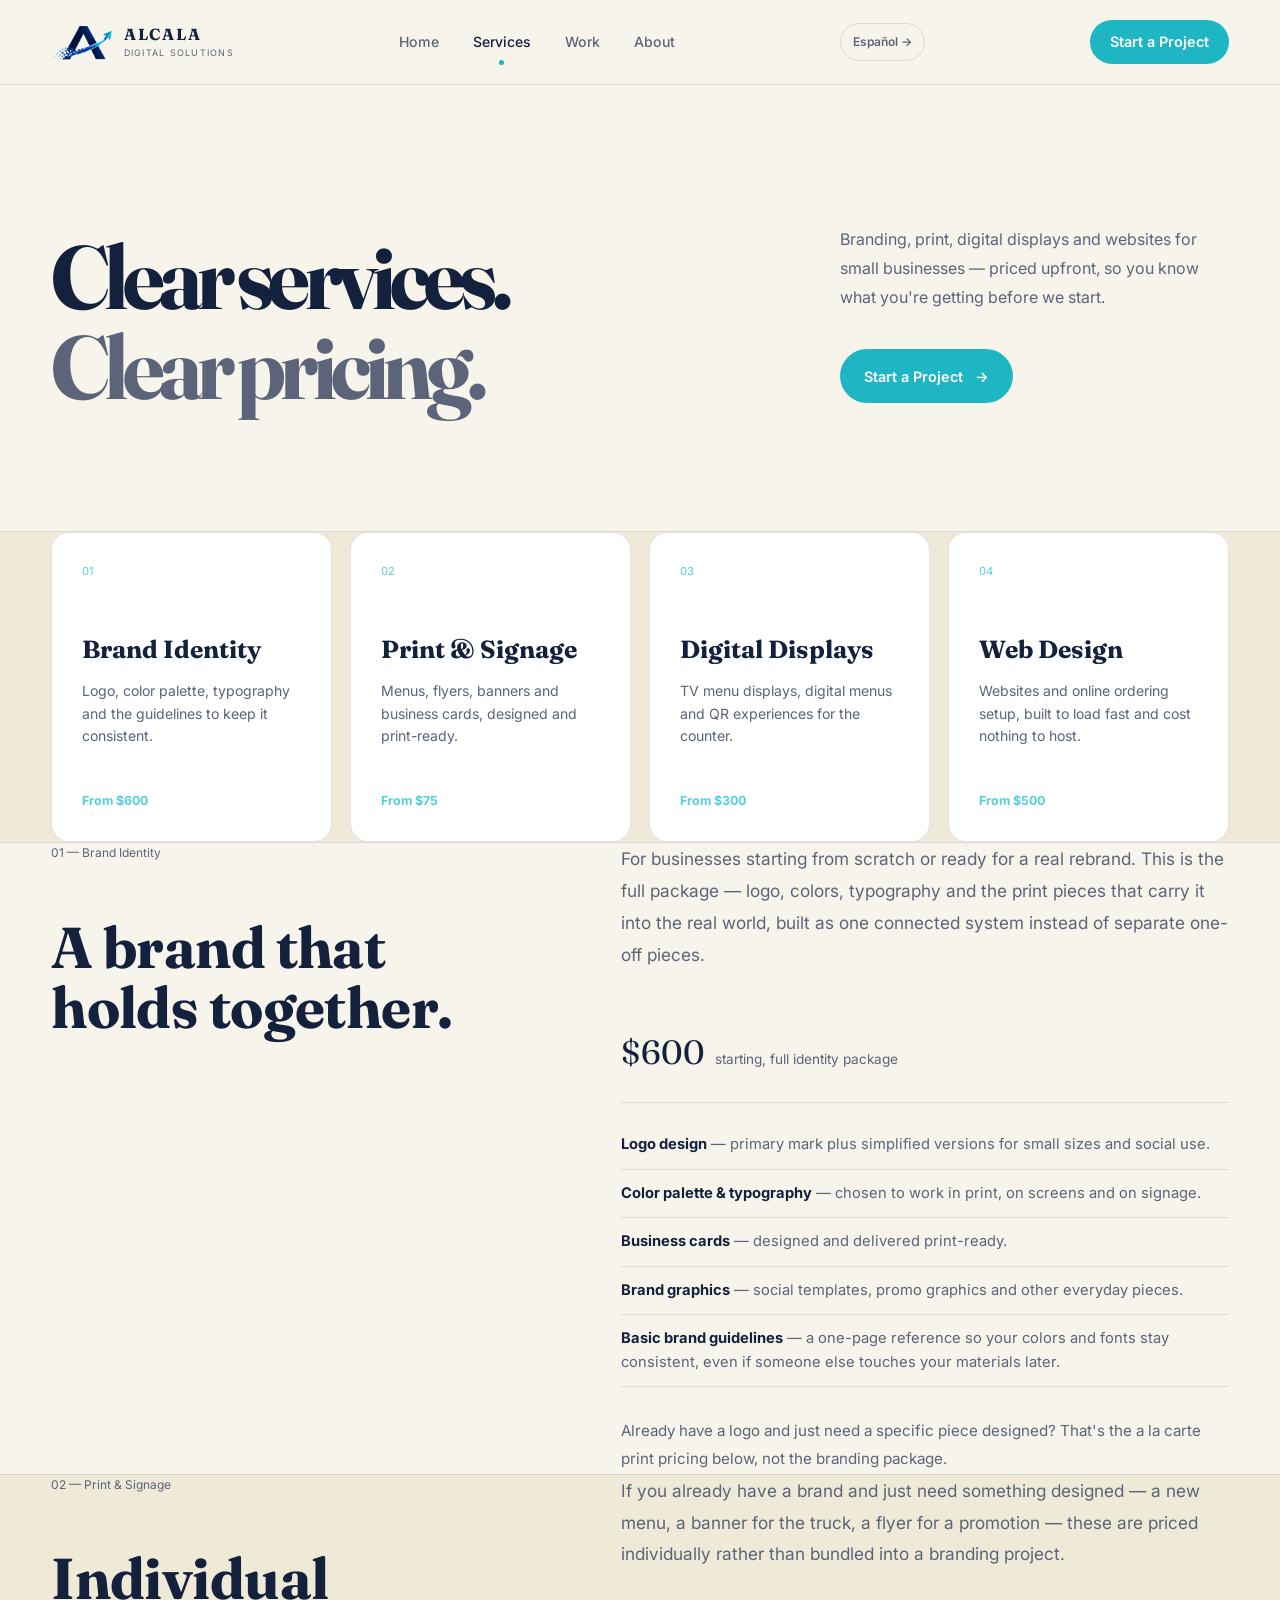
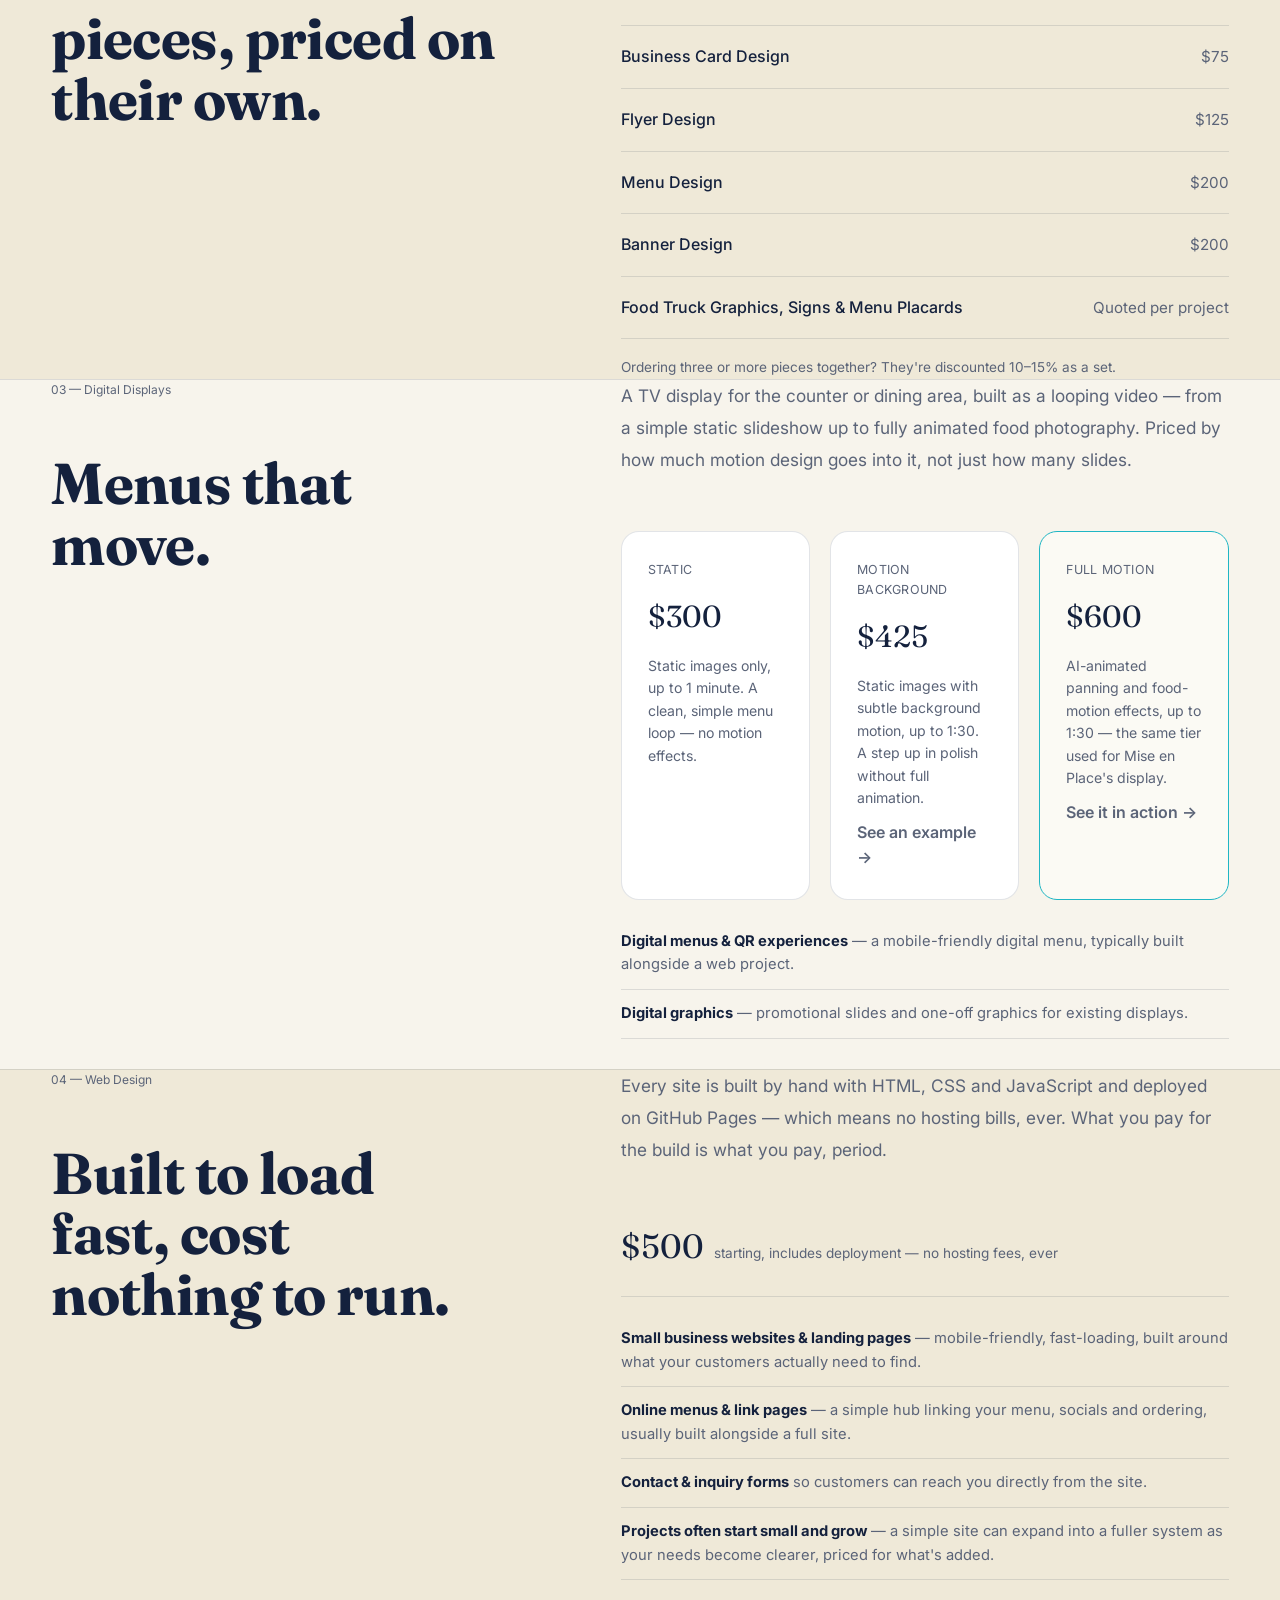
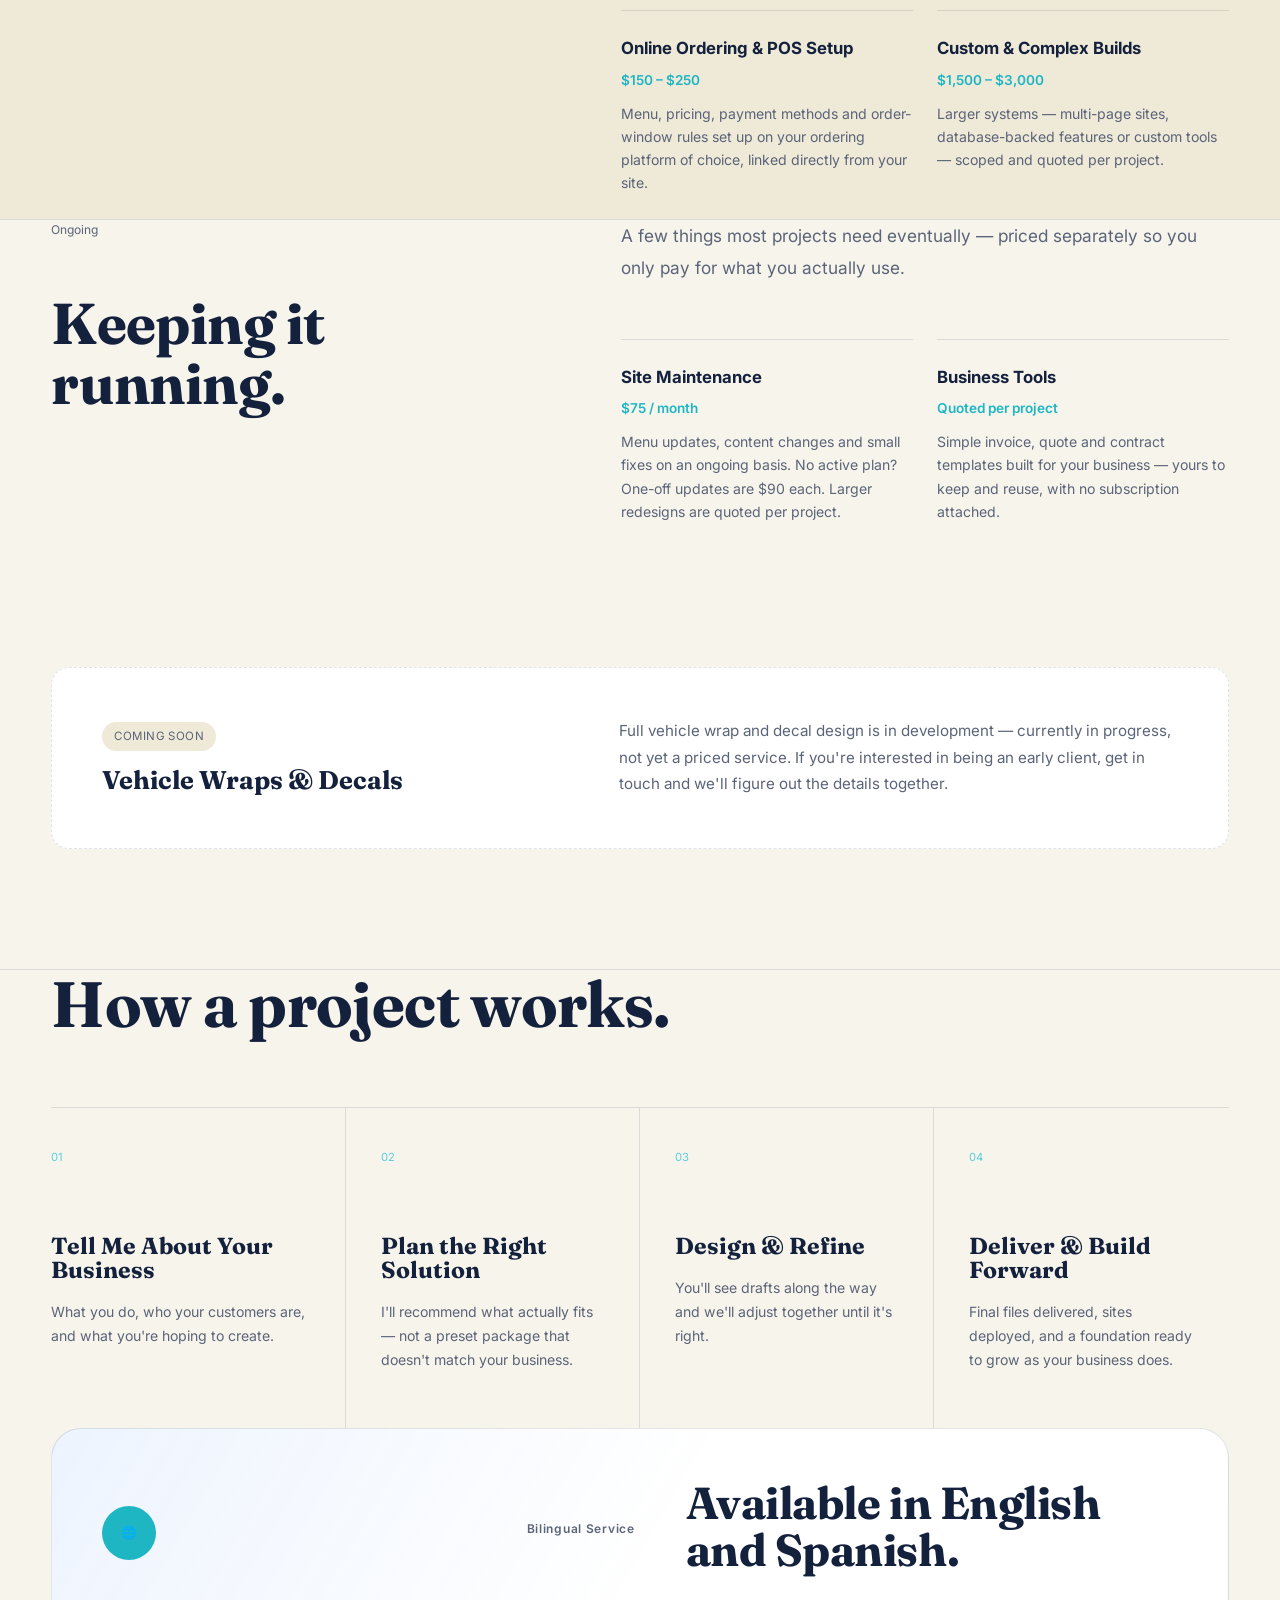
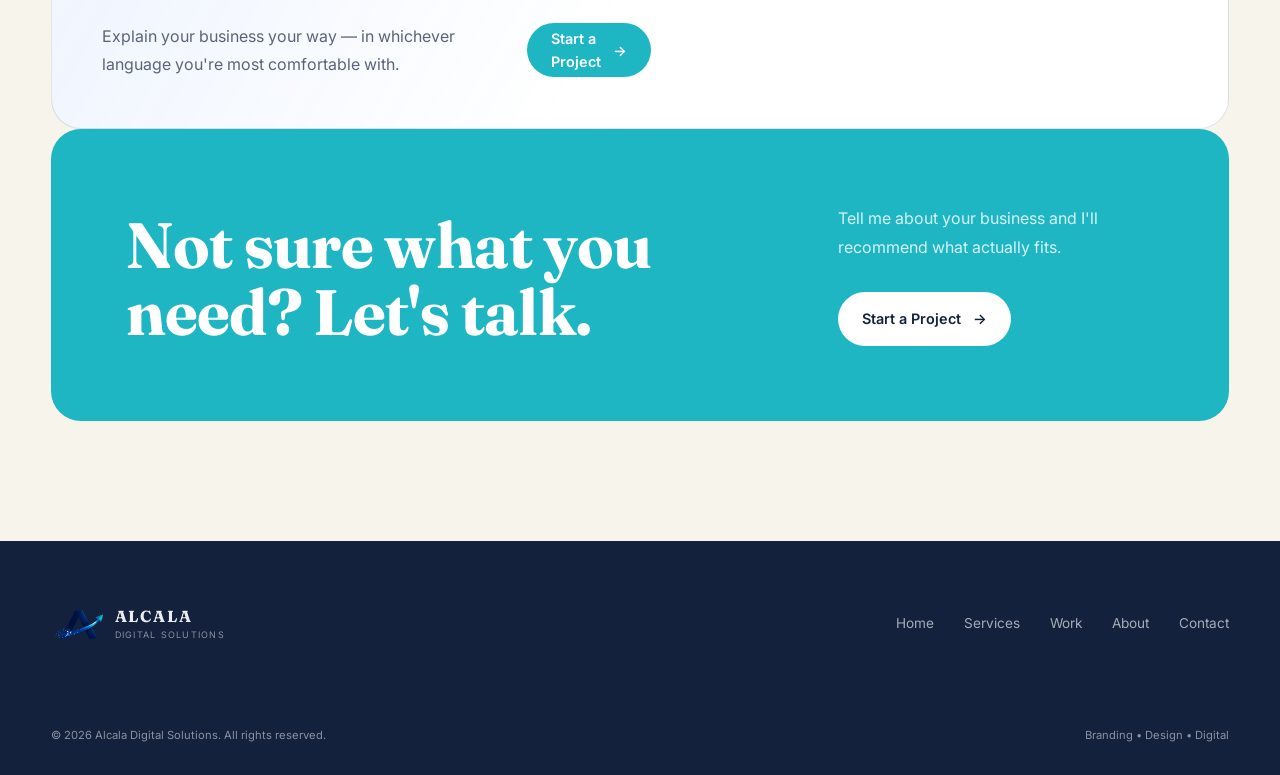
<file: services.html>
<!DOCTYPE html>
<html lang="en">
<head>
    <!-- Google tag (gtag.js) -->
<script async src="https://www.googletagmanager.com/gtag/js?id=G-TJFR4R140K"></script>
<script>
  window.dataLayer = window.dataLayer || [];
  function gtag(){dataLayer.push(arguments);}
  gtag('js', new Date());

  gtag('config', 'G-TJFR4R140K');
</script>
    <meta charset="UTF-8">
    <meta name="viewport" content="width=device-width, initial-scale=1.0">

    <title>Services & Pricing | Alcala Digital Solutions</title>

    <meta
        name="description"
        content="Branding, print, digital display and web design services for small businesses — with clear, upfront pricing."
    >

    <link rel="preconnect" href="https://fonts.googleapis.com">
    <link rel="preconnect" href="https://fonts.gstatic.com" crossorigin>

    <link
        href="https://fonts.googleapis.com/css2?family=Inter:wght@400;500;600;700&family=Fraunces:opsz,wght@9..144,500;9..144,600;9..144,700&display=swap"
        rel="stylesheet"
    >

    <link rel="stylesheet" href="stylesheet.css">
</head>

<body>

    <header class="site-header">
        <div class="container nav-container">

            <a href="index.html" class="brand">
                <span><img src="images/A-logo-cropped.png" alt="Alcala Digital Solutions Logo" class="header-logo"></span>
                <span class="brand-text">
                    <strong>ALCALA</strong>
                    <small>DIGITAL SOLUTIONS</small>
                </span>
            </a>

            <nav class="main-nav" id="mainNav" aria-label="Main navigation">
                <a href="index.html">Home</a>
                <a href="services.html" class="active">Services</a>
                <a href="work.html">Work</a>
                <a href="about.html">About</a>
                <a href="contact.html" class="btn btn-small mobile-cta">Start a Project</a>
            </nav>

            <div class="language-switcher">
                <a href="es/services.html" class="language-link">Español <span>→</span></a>
            </div>

            <a href="contact.html" class="btn btn-small">Start a Project</a>

            <button class="nav-toggle" id="navToggle" aria-label="Toggle menu" aria-expanded="false" aria-controls="mainNav">
                <span></span><span></span><span></span>
            </button>

        </div>
    </header>

    <script>
        (function () {
            var toggle = document.getElementById("navToggle");
            var nav = document.getElementById("mainNav");
            if (!toggle || !nav) return;
            toggle.addEventListener("click", function () {
                var isOpen = nav.classList.toggle("is-open");
                toggle.classList.toggle("is-active", isOpen);
                toggle.setAttribute("aria-expanded", isOpen ? "true" : "false");
                document.body.classList.toggle("nav-locked", isOpen);
            });
            nav.querySelectorAll("a").forEach(function (link) {
                link.addEventListener("click", function () {
                    nav.classList.remove("is-open");
                    toggle.classList.remove("is-active");
                    toggle.setAttribute("aria-expanded", "false");
                    document.body.classList.remove("nav-locked");
                });
            });
        })();
    </script>


    <main>

        <!-- HERO -->
        <section class="services-hero">
            <div class="container services-hero-grid">
                <div>
                    <h1>Clear services.<br><span>Clear pricing.</span></h1>
                </div>
                <div class="services-hero-copy">
                    <p>
                        Branding, print, digital displays and websites for
                        small businesses — priced upfront, so you know what
                        you're getting before we start.
                    </p>
                    <a href="contact.html" class="btn">
                        Start a Project <span>→</span>
                    </a>
                </div>
            </div>
        </section>


        <!-- OVERVIEW -->
        <section class="service-overview">
            <div class="container">
                <div class="service-overview-grid">

                    <a href="#branding" class="service-overview-card">
                        <span>01</span>
                        <h3>Brand Identity</h3>
                        <p>Logo, color palette, typography and the guidelines to keep it consistent.</p>
                        <strong>From $600</strong>
                    </a>

                    <a href="#print" class="service-overview-card">
                        <span>02</span>
                        <h3>Print &amp; Signage</h3>
                        <p>Menus, flyers, banners and business cards, designed and print-ready.</p>
                        <strong>From $75</strong>
                    </a>

                    <a href="#digital" class="service-overview-card">
                        <span>03</span>
                        <h3>Digital Displays</h3>
                        <p>TV menu displays, digital menus and QR experiences for the counter.</p>
                        <strong>From $300</strong>
                    </a>

                    <a href="#web" class="service-overview-card">
                        <span>04</span>
                        <h3>Web Design</h3>
                        <p>Websites and online ordering setup, built to load fast and cost nothing to host.</p>
                        <strong>From $500</strong>
                    </a>

                </div>
            </div>
        </section>


        <!-- BRANDING -->
        <section id="branding" class="service-detail-section">
            <div class="container">
                <div class="service-detail-grid">

                    <div class="service-detail-heading">
                        <span class="service-detail-number">01 — Brand Identity</span>
                        <h2>A brand that holds together.</h2>
                    </div>

                    <div class="service-detail-content">
                        <p class="service-intro">
                            For businesses starting from scratch or ready for
                            a real rebrand. This is the full package —
                            logo, colors, typography and the print pieces
                            that carry it into the real world, built as one
                            connected system instead of separate one-off
                            pieces.
                        </p>

                        <div class="price-lockup">
                            <span class="price-amount">$600</span>
                            <span class="price-note">starting, full identity package</span>
                        </div>

                        <ul class="price-includes">
                            <li><strong>Logo design</strong> — primary mark plus simplified versions for small sizes and social use.</li>
                            <li><strong>Color palette &amp; typography</strong> — chosen to work in print, on screens and on signage.</li>
                            <li><strong>Business cards</strong> — designed and delivered print-ready.</li>
                            <li><strong>Brand graphics</strong> — social templates, promo graphics and other everyday pieces.</li>
                            <li><strong>Basic brand guidelines</strong> — a one-page reference so your colors and fonts stay consistent, even if someone else touches your materials later.</li>
                        </ul>

                        <p class="service-intro" style="margin-bottom: 0; font-size: 0.95rem;">
                            Already have a logo and just need a specific
                            piece designed? That's the a la carte print
                            pricing below, not the branding package.
                        </p>
                    </div>

                </div>
            </div>
        </section>


        <!-- PRINT & SIGNAGE -->
        <section id="print" class="service-detail-section alt-section">
            <div class="container">
                <div class="service-detail-grid">

                    <div class="service-detail-heading">
                        <span class="service-detail-number">02 — Print &amp; Signage</span>
                        <h2>Individual pieces, priced on their own.</h2>
                    </div>

                    <div class="service-detail-content">
                        <p class="service-intro">
                            If you already have a brand and just need
                            something designed — a new menu, a banner for
                            the truck, a flyer for a promotion — these are
                            priced individually rather than bundled into a
                            branding project.
                        </p>

                        <div class="ala-carte-table">
                            <div class="ala-carte-row">
                                <span class="item-name">Business Card Design</span>
                                <span class="item-price">$75</span>
                            </div>
                            <div class="ala-carte-row">
                                <span class="item-name">Flyer Design</span>
                                <span class="item-price">$125</span>
                            </div>
                            <div class="ala-carte-row">
                                <span class="item-name">Menu Design</span>
                                <span class="item-price">$200</span>
                            </div>
                            <div class="ala-carte-row">
                                <span class="item-name">Banner Design</span>
                                <span class="item-price">$200</span>
                            </div>
                            <div class="ala-carte-row">
                                <span class="item-name">Food Truck Graphics, Signs &amp; Menu Placards</span>
                                <span class="item-price">Quoted per project</span>
                            </div>
                        </div>

                        <p class="ala-carte-note">
                            Ordering three or more pieces together? They're
                            discounted 10–15% as a set.
                        </p>
                    </div>

                </div>
            </div>
        </section>


        <!-- DIGITAL DISPLAYS -->
        <section id="digital" class="service-detail-section">
            <div class="container">
                <div class="service-detail-grid">

                    <div class="service-detail-heading">
                        <span class="service-detail-number">03 — Digital Displays</span>
                        <h2>Menus that move.</h2>
                    </div>

                    <div class="service-detail-content">
                        <p class="service-intro">
                            A TV display for the counter or dining area,
                            built as a looping video — from a simple static
                            slideshow up to fully animated food photography.
                            Priced by how much motion design goes into it,
                            not just how many slides.
                        </p>

                        <div class="tier-grid">
                            <div class="tier-card">
                                <p class="tier-name">STATIC</p>
                                <p class="tier-price">$300</p>
                                <p>Static images only, up to 1 minute. A clean, simple menu loop — no motion effects.</p>
                            </div>

                            <div class="tier-card">
                                <p class="tier-name">MOTION BACKGROUND</p>
                                <p class="tier-price">$425</p>
                                <p>Static images with subtle background motion, up to 1:30. A step up in polish without full animation.</p>
                                <a href="work.html#concept-digital-menu" class="text-link" style="display: inline-block; margin-top: 10px;">See an example →</a>
                            </div>

                            <div class="tier-card tier-featured">
                                <p class="tier-name">FULL MOTION</p>
                                <p class="tier-price">$600</p>
                                <p>
                                    AI-animated panning and food-motion effects, up to 1:30 — the same tier used for Mise en Place's display.
                                </p>
                                <a href="work/mise-en-place.html#digital-display" class="text-link" style="display: inline-block; margin-top: 10px;">See it in action →</a>
                            </div>
                        </div>

                        <ul class="price-includes">
                            <li><strong>Digital menus &amp; QR experiences</strong> — a mobile-friendly digital menu, typically built alongside a web project.</li>
                            <li><strong>Digital graphics</strong> — promotional slides and one-off graphics for existing displays.</li>
                        </ul>
                    </div>

                </div>
            </div>
        </section>


        <!-- WEB DESIGN -->
        <section id="web" class="service-detail-section alt-section">
            <div class="container">
                <div class="service-detail-grid">

                    <div class="service-detail-heading">
                        <span class="service-detail-number">04 — Web Design</span>
                        <h2>Built to load fast, cost nothing to run.</h2>
                    </div>

                    <div class="service-detail-content">
                        <p class="service-intro">
                            Every site is built by hand with HTML, CSS and
                            JavaScript and deployed on GitHub Pages — which
                            means no hosting bills, ever. What you pay for
                            the build is what you pay, period.
                        </p>

                        <div class="price-lockup">
                            <span class="price-amount">$500</span>
                            <span class="price-note">starting, includes deployment — no hosting fees, ever</span>
                        </div>

                        <ul class="price-includes">
                            <li><strong>Small business websites &amp; landing pages</strong> — mobile-friendly, fast-loading, built around what your customers actually need to find.</li>
                            <li><strong>Online menus &amp; link pages</strong> — a simple hub linking your menu, socials and ordering, usually built alongside a full site.</li>
                            <li><strong>Contact &amp; inquiry forms</strong> so customers can reach you directly from the site.</li>
                            <li><strong>Projects often start small and grow</strong> — a simple site can expand into a fuller system as your needs become clearer, priced for what's added.</li>
                        </ul>

                        <div class="addon-list">
                            <div class="addon-item">
                                <h4>Online Ordering &amp; POS Setup</h4>
                                <span class="item-price">$150 – $250</span>
                                <p>Menu, pricing, payment methods and order-window rules set up on your ordering platform of choice, linked directly from your site.</p>
                            </div>

                            <div class="addon-item">
                                <h4>Custom &amp; Complex Builds</h4>
                                <span class="item-price">$1,500 – $3,000</span>
                                <p>Larger systems — multi-page sites, database-backed features or custom tools — scoped and quoted per project.</p>
                            </div>
                        </div>
                    </div>

                </div>
            </div>
        </section>


        <!-- BUSINESS TOOLS & MAINTENANCE -->
        <section class="service-detail-section">
            <div class="container">
                <div class="service-detail-grid">

                    <div class="service-detail-heading">
                        <span class="service-detail-number">Ongoing</span>
                        <h2>Keeping it running.</h2>
                    </div>

                    <div class="service-detail-content">
                        <p class="service-intro">
                            A few things most projects need eventually —
                            priced separately so you only pay for what you
                            actually use.
                        </p>

                        <div class="addon-list">
                            <div class="addon-item">
                                <h4>Site Maintenance</h4>
                                <span class="item-price">$75 / month</span>
                                <p>Menu updates, content changes and small fixes on an ongoing basis. No active plan? One-off updates are $90 each. Larger redesigns are quoted per project.</p>
                            </div>

                            <div class="addon-item">
                                <h4>Business Tools</h4>
                                <span class="item-price">Quoted per project</span>
                                <p>Simple invoice, quote and contract templates built for your business — yours to keep and reuse, with no subscription attached.</p>
                            </div>
                        </div>
                    </div>

                </div>
            </div>
        </section>


        <!-- COMING SOON -->
        <section class="section">
            <div class="container">
                <div class="coming-soon-banner">
                    <div>
                        <span class="tag">COMING SOON</span>
                        <h3>Vehicle Wraps &amp; Decals</h3>
                    </div>
                    <p>
                        Full vehicle wrap and decal design is in development
                        — currently in progress, not yet a priced service.
                        If you're interested in being an early client, get
                        in touch and we'll figure out the details together.
                    </p>
                </div>
            </div>
        </section>


        <!-- PROCESS -->
        <section class="process-section">
            <div class="container">
                <div class="section-heading section-heading-simple">
                    <div>
                        <h2>How a project works.</h2>
                    </div>
                </div>

                <div class="process-grid">
                    <article>
                        <span>01</span>
                        <h3>Tell Me About Your Business</h3>
                        <p>What you do, who your customers are, and what you're hoping to create.</p>
                    </article>

                    <article>
                        <span>02</span>
                        <h3>Plan the Right Solution</h3>
                        <p>I'll recommend what actually fits — not a preset package that doesn't match your business.</p>
                    </article>

                    <article>
                        <span>03</span>
                        <h3>Design &amp; Refine</h3>
                        <p>You'll see drafts along the way and we'll adjust together until it's right.</p>
                    </article>

                    <article>
                        <span>04</span>
                        <h3>Deliver &amp; Build Forward</h3>
                        <p>Final files delivered, sites deployed, and a foundation ready to grow as your business does.</p>
                    </article>
                </div>
            </div>
        </section>


        <!-- BILINGUAL -->
        <section class="services-bilingual-section">
            <div class="container">
                <div class="services-bilingual-card">
                    <span class="language-icon">🌐</span>
                    <p class="eyebrow">Bilingual Service</p>
                    <h2>Available in English and Spanish.</h2>
                    <p>
                        Explain your business your way — in whichever
                        language you're most comfortable with.
                    </p>
                    <a href="contact.html" class="btn">
                        Start a Project <span>→</span>
                    </a>
                </div>
            </div>
        </section>


        <!-- CTA -->
        <section class="cta-section">
            <div class="container">
                <div class="cta-card">
                    <div>
                        <h2>Not sure what you<br>need? Let's talk.</h2>
                    </div>
                    <div class="cta-content">
                        <p>
                            Tell me about your business and I'll recommend
                            what actually fits.
                        </p>
                        <a href="contact.html" class="btn btn-light">
                            Start a Project <span>→</span>
                        </a>
                    </div>
                </div>
            </div>
        </section>

    </main>


    <footer class="site-footer">
        <div class="container">
            <div class="footer-top">
                <a href="index.html" class="brand footer-brand">
                    <span><img src="images/A-logo-cropped.png" alt="Alcala Digital Solutions Logo" class="footer-logo"></span>
                    <span class="brand-text">
                        <strong>ALCALA</strong>
                        <small>DIGITAL SOLUTIONS</small>
                    </span>
                </a>
                <nav class="footer-nav">
                    <a href="index.html">Home</a>
                    <a href="services.html">Services</a>
                    <a href="work.html">Work</a>
                    <a href="about.html">About</a>
                    <a href="contact.html">Contact</a>
                </nav>
            </div>
            <div class="footer-bottom">
                <p>© 2026 Alcala Digital Solutions. All rights reserved.</p>
                <p>Branding • Design • Digital</p>
            </div>
        </div>
    </footer>

</body>
</html>
</file>
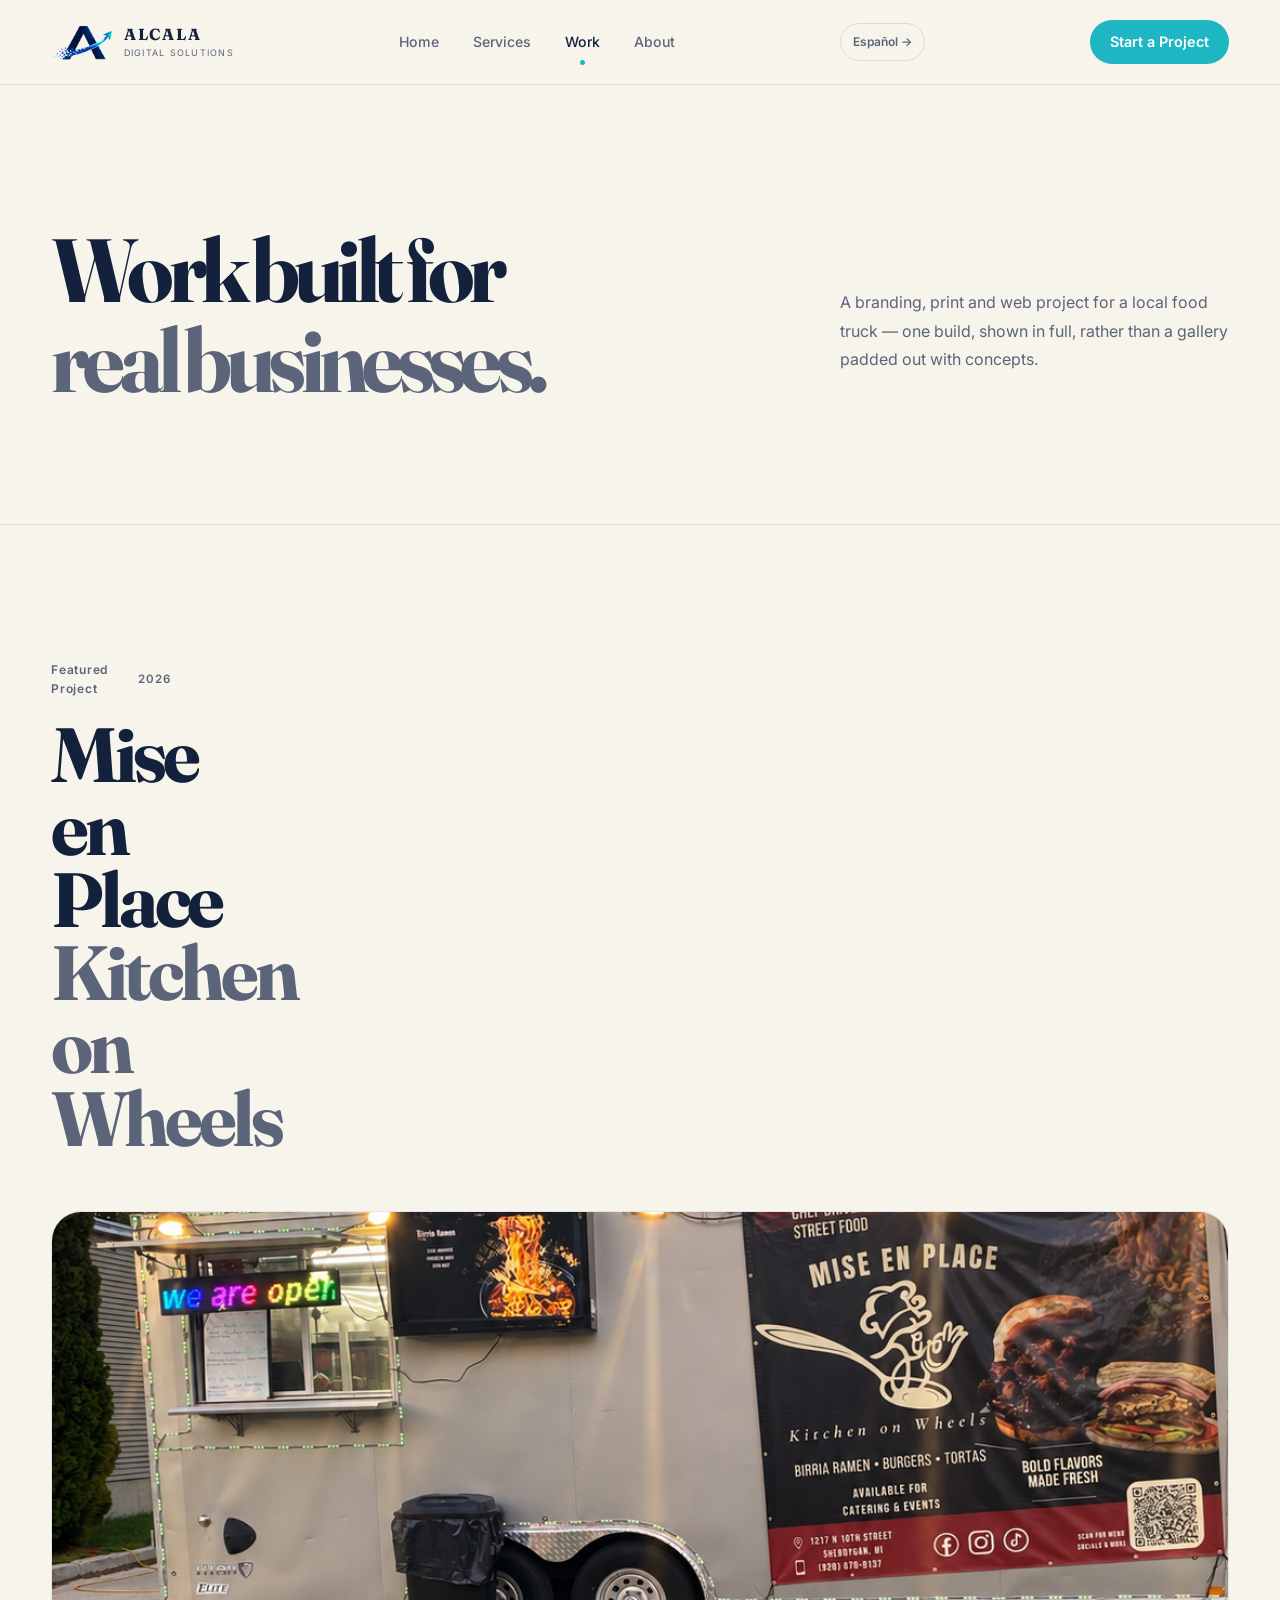
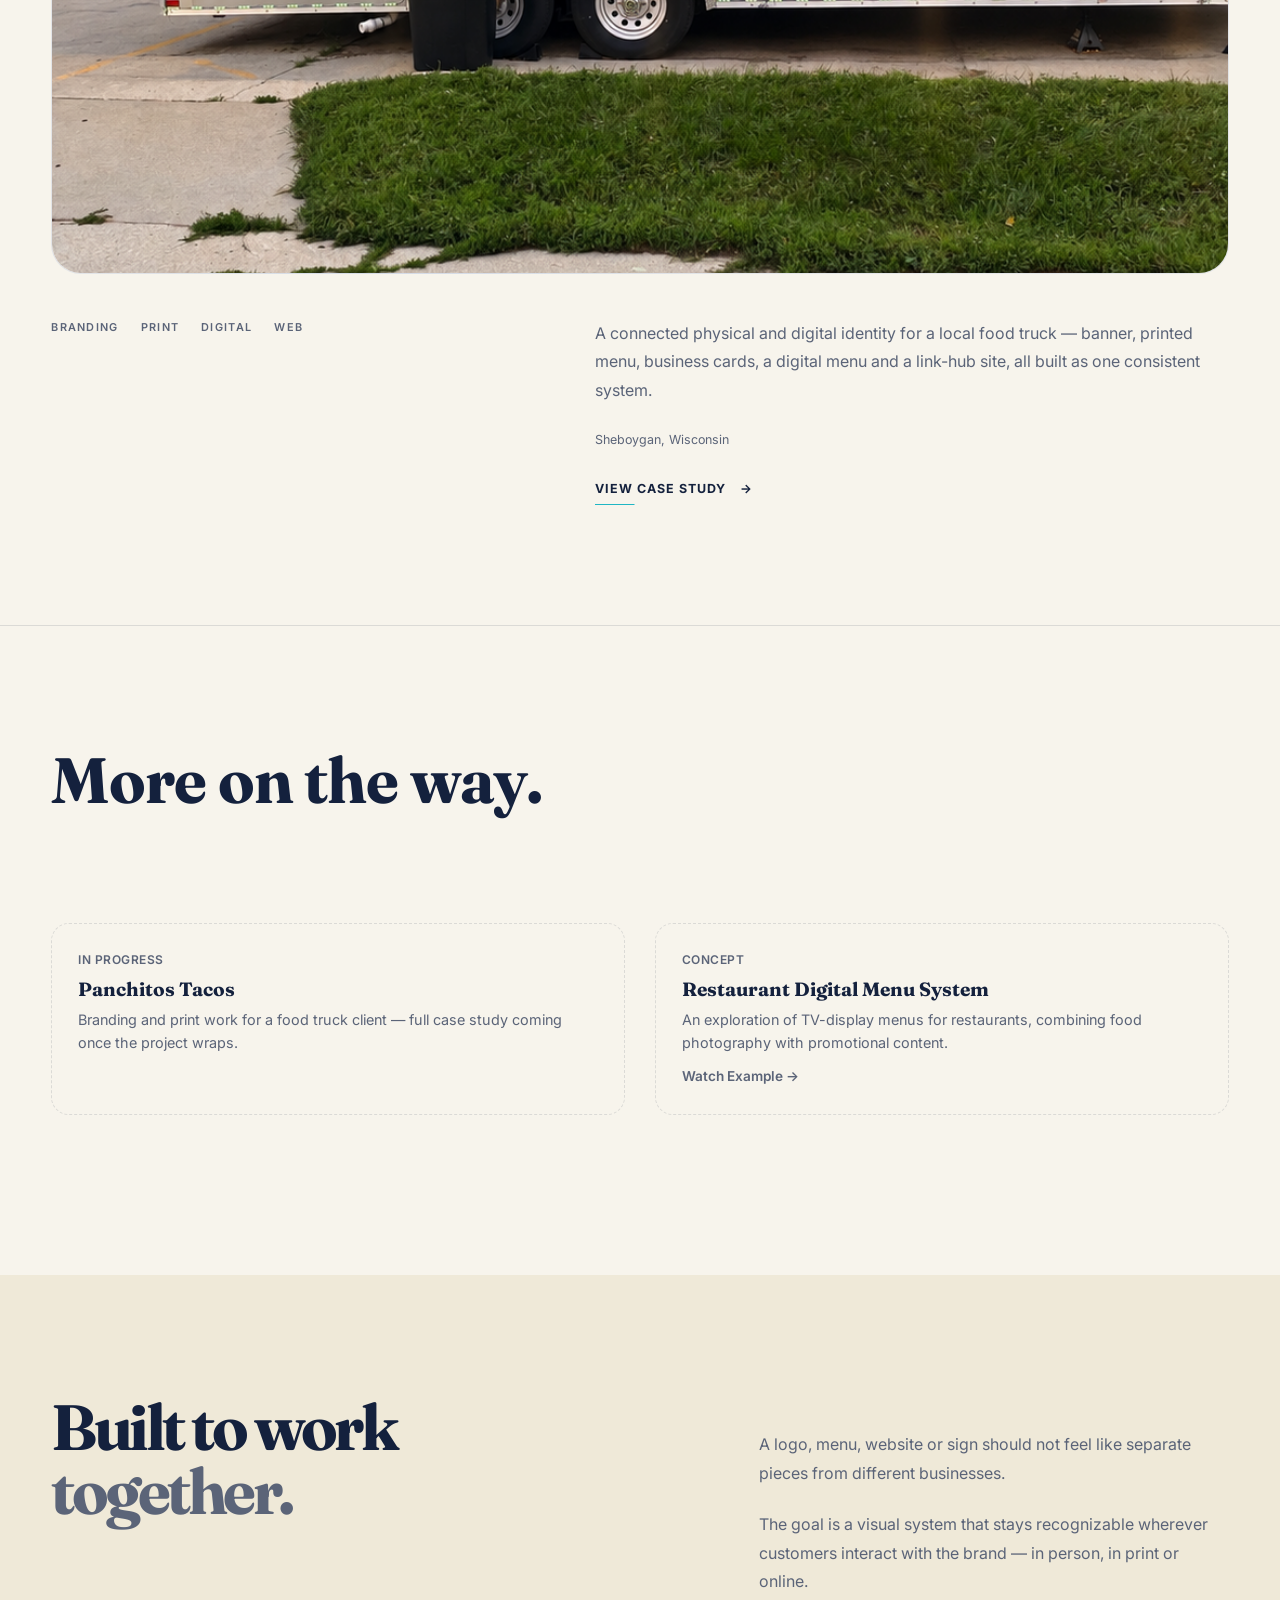
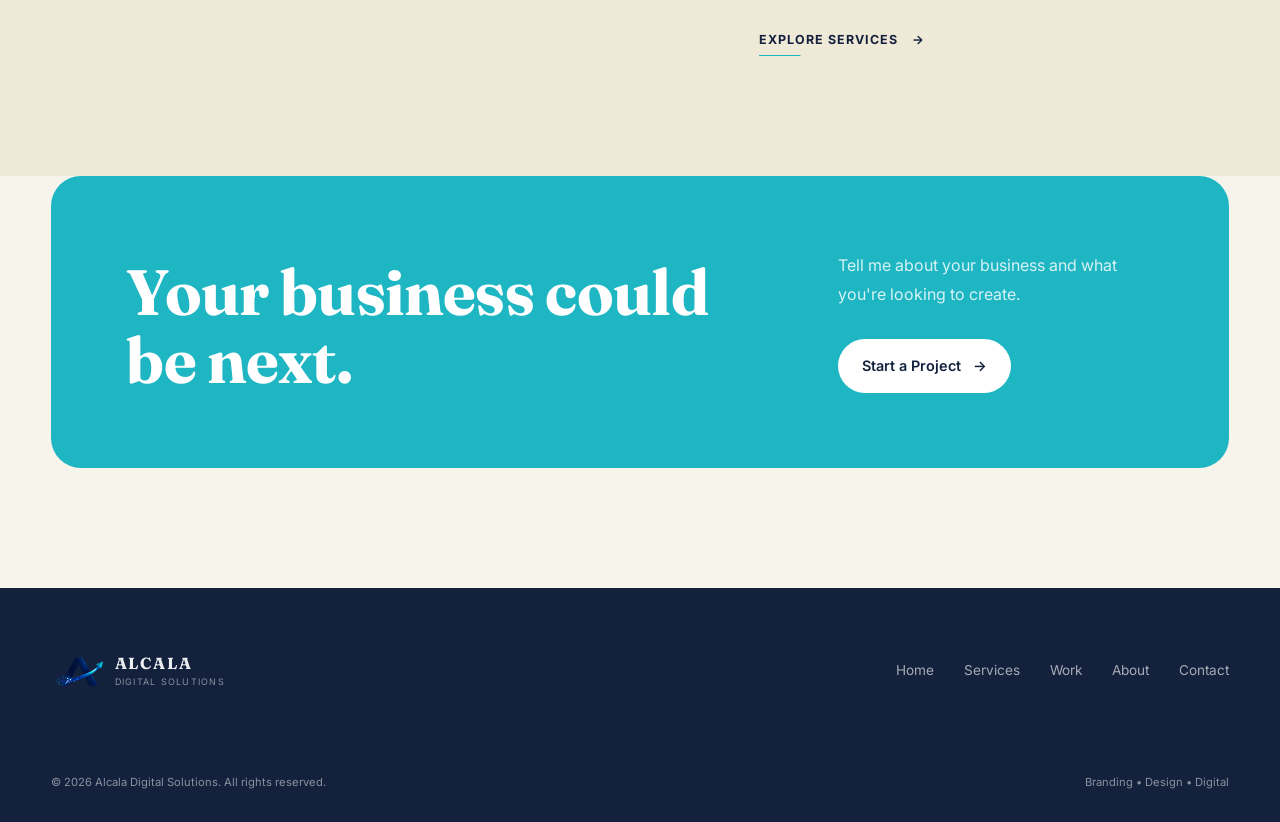
<file: work.html>
<!DOCTYPE html>
<html lang="en">
<head>
    <!-- Google tag (gtag.js) -->
<script async src="https://www.googletagmanager.com/gtag/js?id=G-TJFR4R140K"></script>
<script>
  window.dataLayer = window.dataLayer || [];
  function gtag(){dataLayer.push(arguments);}
  gtag('js', new Date());

  gtag('config', 'G-TJFR4R140K');
</script>
    <meta charset="UTF-8">
    <meta name="viewport" content="width=device-width, initial-scale=1.0">

    <title>Work | Alcala Digital Solutions</title>

    <meta
        name="description"
        content="Branding, print, digital and web work by Alcala Digital Solutions for small businesses."
    >

    <link rel="preconnect" href="https://fonts.googleapis.com">
    <link rel="preconnect" href="https://fonts.gstatic.com" crossorigin>

    <link
        href="https://fonts.googleapis.com/css2?family=Inter:wght@400;500;600;700&family=Fraunces:opsz,wght@9..144,500;9..144,600;9..144,700&display=swap"
        rel="stylesheet"
    >

    <link rel="stylesheet" href="stylesheet.css">

    <style>
        .work-lede {
            max-width: 620px;
            margin-top: 24px;
            color: var(--text-muted);
            font-size: 1.05rem;
            line-height: 1.8;
        }

        .in-progress-strip {
            display: grid;
            grid-template-columns: repeat(2, 1fr);
            gap: 30px;
            padding: 40px 0;
        }

        .in-progress-card {
            padding: 26px;
            border: 1px dashed var(--border);
            border-radius: var(--radius-md);
        }

        .in-progress-card p.tag {
            color: var(--text-muted);
            font-size: 0.75rem;
            font-weight: 600;
            letter-spacing: 0.04em;
            margin-bottom: 10px;
        }

        .in-progress-card h3 {
            font-size: 1.2rem;
            margin-bottom: 8px;
        }

        .in-progress-card p.desc {
            color: var(--text-muted);
            font-size: 0.9rem;
            line-height: 1.6;
        }

        @media (max-width: 700px) {
            .in-progress-strip {
                grid-template-columns: 1fr;
            }
        }
    </style>
</head>


<body>

    <header class="site-header">
        <div class="container nav-container">

            <a href="index.html" class="brand">
                <span><img src="images/A-logo-cropped.png" alt="Alcala Digital Solutions Logo" class="header-logo"></span>
                <span class="brand-text">
                    <strong>ALCALA</strong>
                    <small>DIGITAL SOLUTIONS</small>
                </span>
            </a>

            <nav class="main-nav" id="mainNav" aria-label="Main navigation">
                <a href="index.html">Home</a>
                <a href="services.html">Services</a>
                <a href="work.html" class="active">Work</a>
                <a href="about.html">About</a>
                <a href="contact.html" class="btn btn-small mobile-cta">Start a Project</a>
            </nav>

            <div class="language-switcher">
                <a href="es/work.html" class="language-link">Español <span>→</span></a>
            </div>

            <a href="contact.html" class="btn btn-small">Start a Project</a>

            <button class="nav-toggle" id="navToggle" aria-label="Toggle menu" aria-expanded="false" aria-controls="mainNav">
                <span></span><span></span><span></span>
            </button>

        </div>
    </header>

    <script>
        (function () {
            var toggle = document.getElementById("navToggle");
            var nav = document.getElementById("mainNav");
            if (!toggle || !nav) return;
            toggle.addEventListener("click", function () {
                var isOpen = nav.classList.toggle("is-open");
                toggle.classList.toggle("is-active", isOpen);
                toggle.setAttribute("aria-expanded", isOpen ? "true" : "false");
                document.body.classList.toggle("nav-locked", isOpen);
            });
            nav.querySelectorAll("a").forEach(function (link) {
                link.addEventListener("click", function () {
                    nav.classList.remove("is-open");
                    toggle.classList.remove("is-active");
                    toggle.setAttribute("aria-expanded", "false");
                    document.body.classList.remove("nav-locked");
                });
            });
        })();
    </script>


    <main>

        <!-- WORK HERO -->
        <section class="work-hero">
            <div class="container work-hero-grid">
                <div>
                    <h1>Work built for <span>real businesses.</span></h1>
                </div>
                <div class="work-hero-copy">
                    <p class="work-lede">
                        A branding, print and web project for a local food
                        truck — one build, shown in full, rather than a
                        gallery padded out with concepts.
                    </p>
                </div>
            </div>
        </section>


        <!-- FEATURED CASE STUDY -->
        <section class="work-project work-project-featured">
            <div class="container">

                <div class="work-project-top">
                    <div class="work-project-heading">
                        <div class="work-project-labels">
                            <p class="eyebrow">Featured Project</p>
                            <span class="project-year">2026</span>
                        </div>
                        <h2>Mise en Place <span>Kitchen on Wheels</span></h2>
                    </div>
                </div>

                <a
                    href="work/mise-en-place.html"
                    class="project-cover-link"
                    aria-label="View Mise en Place case study"
                >
                    <div class="project-cover project-cover-featured">
                        <img
                            src="images/work/mise-en-place/cover.png"
                            alt="Mise en Place food truck with updated branding, banner and digital display"
                        >
                        <div class="project-cover-overlay">
                            <span>VIEW CASE STUDY</span>
                            <span class="project-cover-arrow">↗</span>
                        </div>
                    </div>
                </a>

                <div class="work-project-bottom">
                    <div class="work-project-meta">
                        <p>BRANDING</p>
                        <p>PRINT</p>
                        <p>DIGITAL</p>
                        <p>WEB</p>
                    </div>

                    <div class="work-project-description">
                        <p>
                            A connected physical and digital identity for a
                            local food truck — banner, printed menu,
                            business cards, a digital menu and a link-hub
                            site, all built as one consistent system.
                        </p>

                        <div class="project-location">Sheboygan, Wisconsin</div>

                        <a href="work/mise-en-place.html" class="project-link">
                            View Case Study <span>→</span>
                        </a>
                    </div>
                </div>

            </div>
        </section>


        <!-- IN PROGRESS -->
        <section class="section">
            <div class="container">
                <div class="section-heading section-heading-simple">
                    <div>
                        <h2>More on the way.</h2>
                    </div>
                </div>

                <div class="in-progress-strip">

                    <div class="in-progress-card">
                        <p class="tag">IN PROGRESS</p>
                        <h3>Panchitos Tacos</h3>
                        <p class="desc">
                            Branding and print work for a food truck client
                            — full case study coming once the project wraps.
                        </p>
                    </div>

                    <div class="in-progress-card" id="concept-digital-menu">
                        <p class="tag">CONCEPT</p>
                        <h3>Restaurant Digital Menu System</h3>
                        <p class="desc">
                            An exploration of TV-display menus for
                            restaurants, combining food photography with
                            promotional content.
                        </p>
                        <a href="https://youtu.be/7kRHoqa5X-c" class="text-link" target="_blank" rel="noopener" style="display: inline-block; margin-top: 12px; font-size: 0.85rem;">
                            Watch Example <span>→</span>
                        </a>
                    </div>

                </div>
            </div>
        </section>


        <!-- PORTFOLIO PHILOSOPHY -->
        <section class="section work-philosophy">
            <div class="container work-philosophy-grid">
                <div>
                    <h2>Built to work <span>together.</span></h2>
                </div>
                <div>
                    <p>
                        A logo, menu, website or sign should not feel like
                        separate pieces from different businesses.
                    </p>
                    <p>
                        The goal is a visual system that stays recognizable
                        wherever customers interact with the brand — in
                        person, in print or online.
                    </p>
                    <a href="services.html" class="project-link">
                        Explore Services <span>→</span>
                    </a>
                </div>
            </div>
        </section>


        <!-- CTA -->
        <section class="cta-section">
            <div class="container">
                <div class="cta-card">
                    <div>
                        <h2>Your business could<br>be next.</h2>
                    </div>
                    <div class="cta-content">
                        <p>
                            Tell me about your business and what you're
                            looking to create.
                        </p>
                        <a href="contact.html" class="btn btn-light">
                            Start a Project <span>→</span>
                        </a>
                    </div>
                </div>
            </div>
        </section>

    </main>


    <footer class="site-footer">
        <div class="container">
            <div class="footer-top">
                <a href="index.html" class="brand footer-brand">
                    <span><img src="images/A-logo-cropped.png" alt="Alcala Digital Solutions Logo" class="footer-logo"></span>
                    <span class="brand-text">
                        <strong>ALCALA</strong>
                        <small>DIGITAL SOLUTIONS</small>
                    </span>
                </a>
                <nav class="footer-nav">
                    <a href="index.html">Home</a>
                    <a href="services.html">Services</a>
                    <a href="work.html">Work</a>
                    <a href="about.html">About</a>
                    <a href="contact.html">Contact</a>
                </nav>
            </div>
            <div class="footer-bottom">
                <p>© 2026 Alcala Digital Solutions. All rights reserved.</p>
                <p>Branding • Design • Digital</p>
            </div>
        </div>
    </footer>

</body>
</html>
</file>
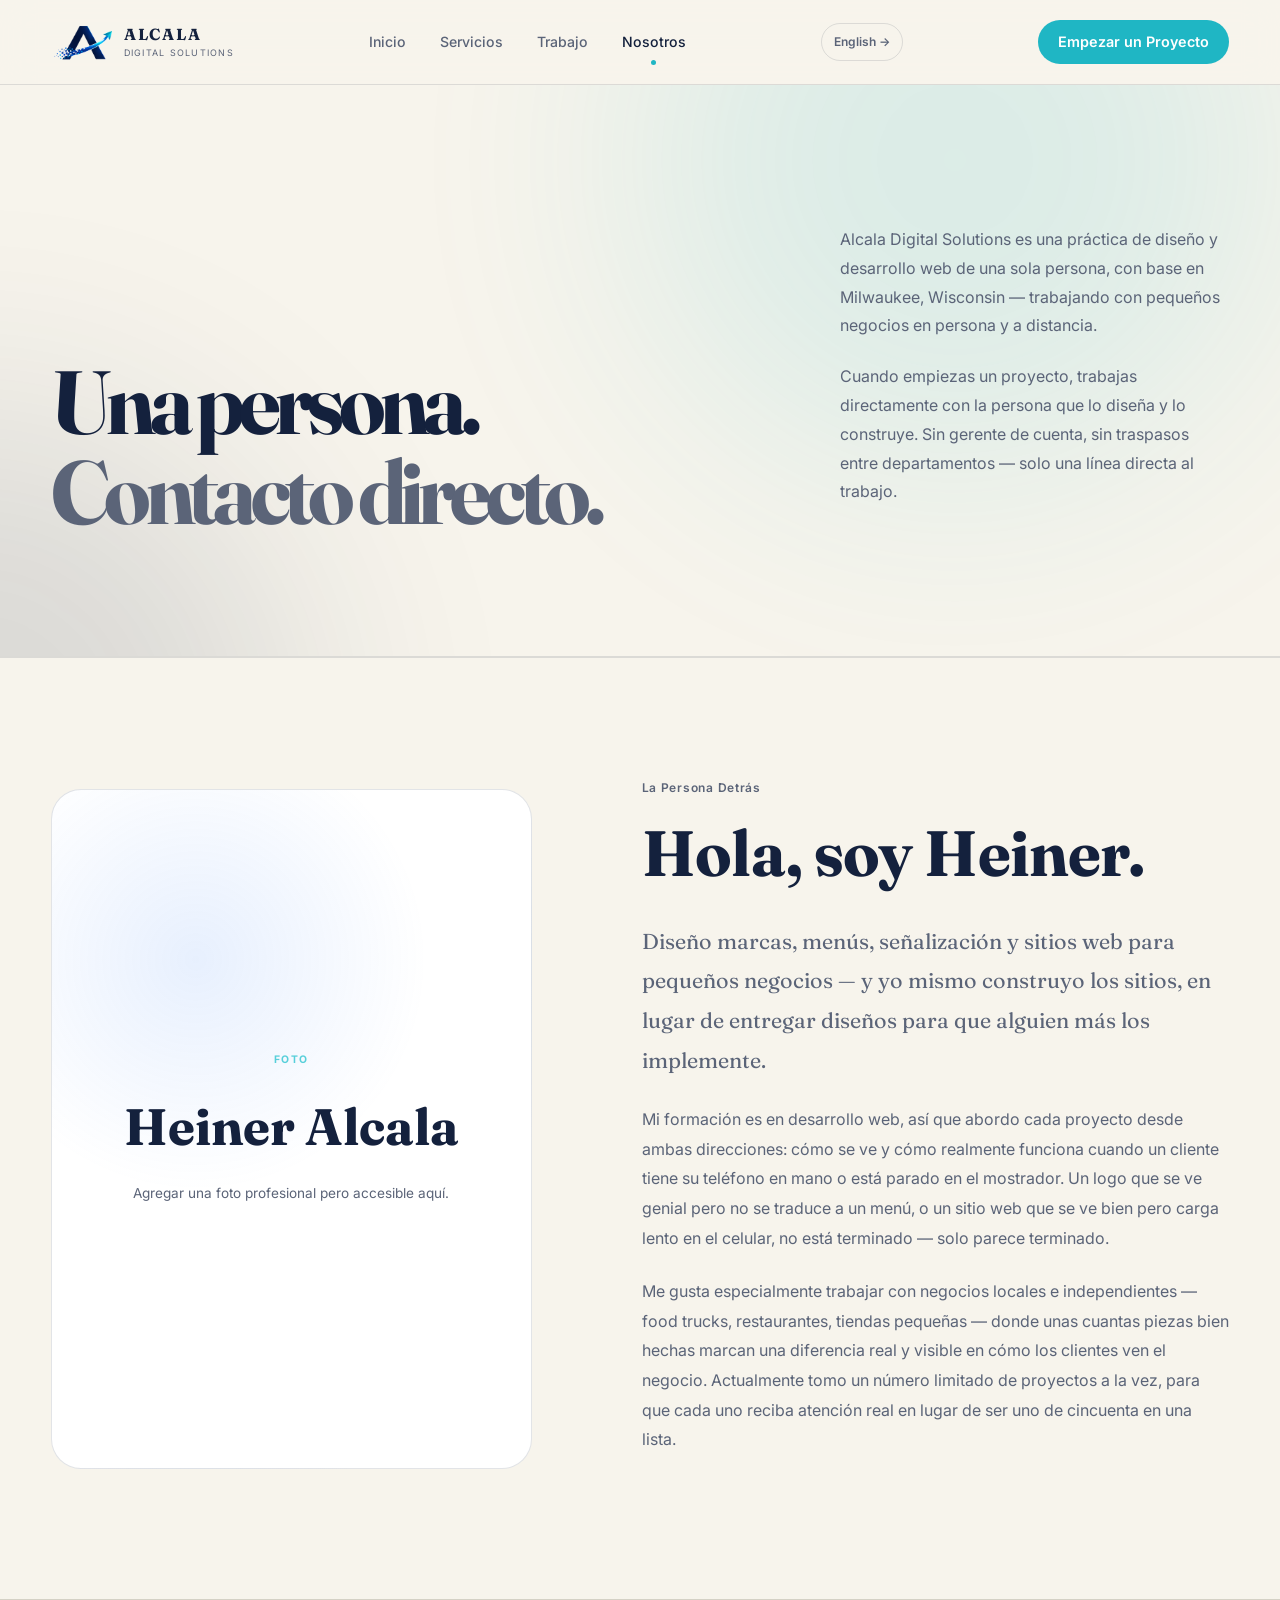
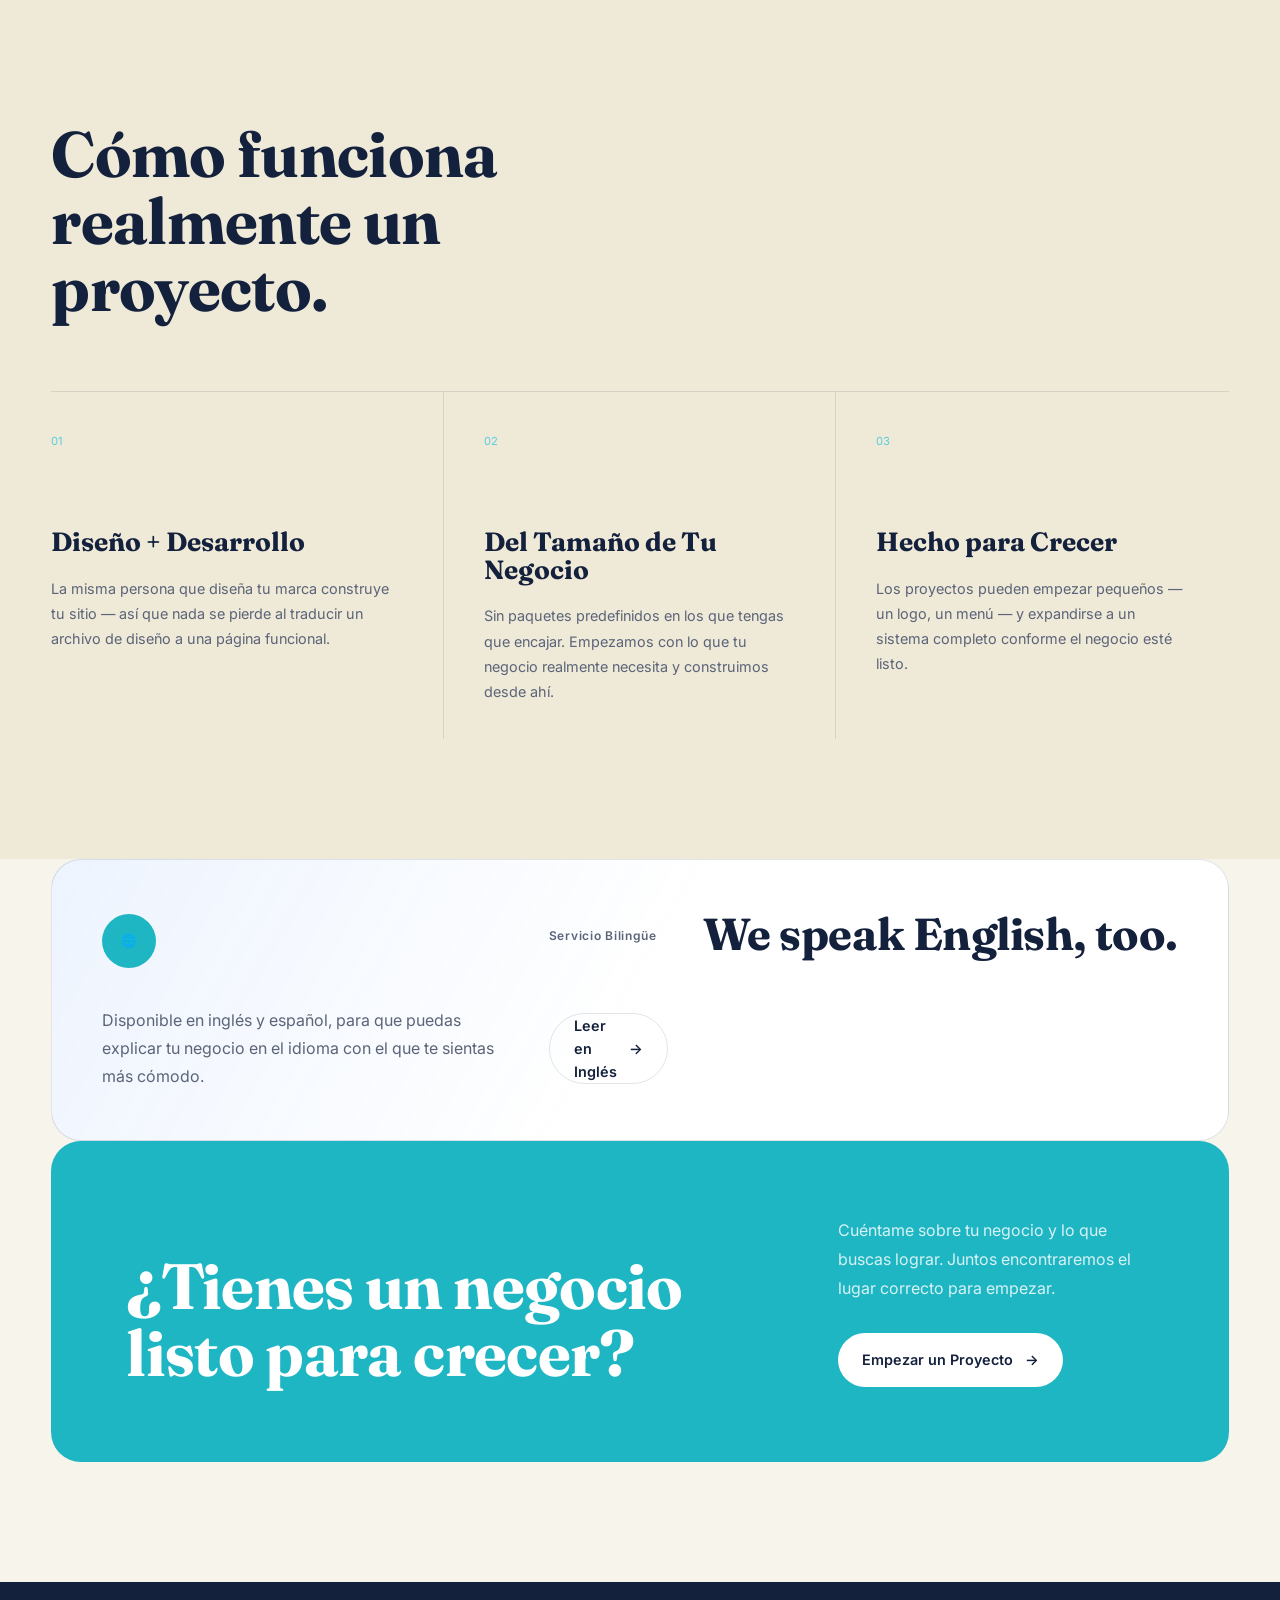
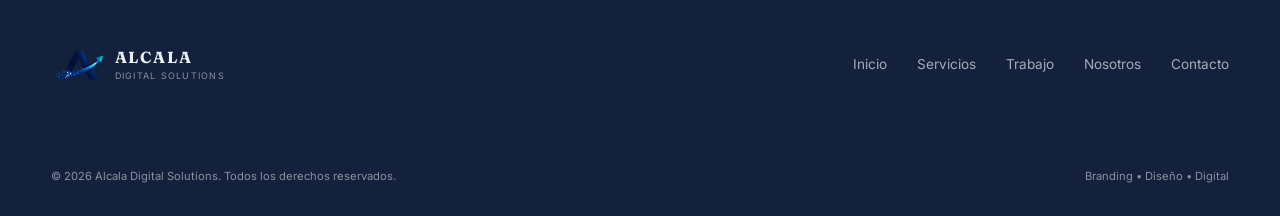
<file: es/about.html>
<!DOCTYPE html>
<html lang="es">
<head>
    <!-- Google tag (gtag.js) -->
<script async src="https://www.googletagmanager.com/gtag/js?id=G-TJFR4R140K"></script>
<script>
  window.dataLayer = window.dataLayer || [];
  function gtag(){dataLayer.push(arguments);}
  gtag('js', new Date());

  gtag('config', 'G-TJFR4R140K');
</script>
    <meta charset="UTF-8">
    <meta name="viewport" content="width=device-width, initial-scale=1.0">

    <title>Nosotros | Alcala Digital Solutions</title>

    <meta
        name="description"
        content="Un poco sobre quién está detrás de Alcala Digital Solutions y cómo funcionan los proyectos."
    >

    <link rel="preconnect" href="https://fonts.googleapis.com">
    <link rel="preconnect" href="https://fonts.gstatic.com" crossorigin>

    <link
        href="https://fonts.googleapis.com/css2?family=Inter:wght@400;500;600;700&family=Fraunces:opsz,wght@9..144,500;9..144,600;9..144,700&display=swap"
        rel="stylesheet"
    >

    <link rel="stylesheet" href="../stylesheet.css">
</head>

<body>

    <header class="site-header">
        <div class="container nav-container">

            <a href="index.html" class="brand">
                <span><img src="../images/A-logo-cropped.png" alt="Logo de Alcala Digital Solutions" class="header-logo"></span>
                <span class="brand-text">
                    <strong>ALCALA</strong>
                    <small>DIGITAL SOLUTIONS</small>
                </span>
            </a>

            <nav class="main-nav" id="mainNav" aria-label="Navegación principal">
                <a href="index.html">Inicio</a>
                <a href="services.html">Servicios</a>
                <a href="work.html">Trabajo</a>
                <a href="about.html" class="active">Nosotros</a>
                <a href="contact.html" class="btn btn-small mobile-cta">Empezar un Proyecto</a>
            </nav>

            <div class="language-switcher">
                <a href="../about.html" class="language-link">English <span>→</span></a>
            </div>

            <a href="contact.html" class="btn btn-small">Empezar un Proyecto</a>

            <button class="nav-toggle" id="navToggle" aria-label="Abrir menú" aria-expanded="false" aria-controls="mainNav">
                <span></span><span></span><span></span>
            </button>

        </div>
    </header>

    <script>
        (function () {
            var toggle = document.getElementById("navToggle");
            var nav = document.getElementById("mainNav");
            if (!toggle || !nav) return;
            toggle.addEventListener("click", function () {
                var isOpen = nav.classList.toggle("is-open");
                toggle.classList.toggle("is-active", isOpen);
                toggle.setAttribute("aria-expanded", isOpen ? "true" : "false");
                document.body.classList.toggle("nav-locked", isOpen);
            });
            nav.querySelectorAll("a").forEach(function (link) {
                link.addEventListener("click", function () {
                    nav.classList.remove("is-open");
                    toggle.classList.remove("is-active");
                    toggle.setAttribute("aria-expanded", "false");
                    document.body.classList.remove("nav-locked");
                });
            });
        })();
    </script>


    <main>

        <!-- HERO -->
        <section class="about-hero">
            <div class="hero-glow hero-glow-one"></div>
            <div class="hero-glow hero-glow-two"></div>

            <div class="container about-hero-grid">
                <div>
                    <h1>Una persona.<br><span>Contacto directo.</span></h1>
                </div>

                <div class="about-hero-copy">
                    <p>
                        Alcala Digital Solutions es una práctica de diseño y
                        desarrollo web de una sola persona, con base en
                        Milwaukee, Wisconsin — trabajando con pequeños
                        negocios en persona y a distancia.
                    </p>
                    <p>
                        Cuando empiezas un proyecto, trabajas directamente
                        con la persona que lo diseña y lo construye. Sin
                        gerente de cuenta, sin traspasos entre
                        departamentos — solo una línea directa al trabajo.
                    </p>
                </div>
            </div>
        </section>


        <!-- FOUNDER -->
        <section class="section founder-section">
            <div class="container founder-grid">

                <div class="founder-image">
                    <div class="founder-placeholder">
                        <span>FOTO</span>
                        <strong>Heiner Alcala</strong>
                        <p>Agregar una foto profesional pero accesible aquí.</p>
                    </div>
                </div>

                <div class="founder-content">
                    <p class="eyebrow">La Persona Detrás</p>
                    <h2>Hola, soy Heiner.</h2>

                    <p class="founder-intro">
                        Diseño marcas, menús, señalización y sitios web
                        para pequeños negocios — y yo mismo construyo los
                        sitios, en lugar de entregar diseños para que
                        alguien más los implemente.
                    </p>

                    <p>
                        Mi formación es en desarrollo web, así que abordo
                        cada proyecto desde ambas direcciones: cómo se ve y
                        cómo realmente funciona cuando un cliente tiene su
                        teléfono en mano o está parado en el mostrador. Un
                        logo que se ve genial pero no se traduce a un menú,
                        o un sitio web que se ve bien pero carga lento en
                        el celular, no está terminado — solo parece
                        terminado.
                    </p>

                    <p>
                        Me gusta especialmente trabajar con negocios
                        locales e independientes — food trucks,
                        restaurantes, tiendas pequeñas — donde unas cuantas
                        piezas bien hechas marcan una diferencia real y
                        visible en cómo los clientes ven el negocio.
                        Actualmente tomo un número limitado de proyectos a
                        la vez, para que cada uno reciba atención real en
                        lugar de ser uno de cincuenta en una lista.
                    </p>
                </div>

            </div>
        </section>


        <!-- WHY IT WORKS -->
        <section class="section about-difference">
            <div class="container">

                <div class="section-heading">
                    <div>
                        <h2>Cómo funciona<br>realmente un proyecto.</h2>
                    </div>
                </div>

                <div class="about-difference-grid">

                    <article>
                        <span>01</span>
                        <h3>Diseño + Desarrollo</h3>
                        <p>
                            La misma persona que diseña tu marca construye
                            tu sitio — así que nada se pierde al traducir
                            un archivo de diseño a una página funcional.
                        </p>
                    </article>

                    <article>
                        <span>02</span>
                        <h3>Del Tamaño de Tu Negocio</h3>
                        <p>
                            Sin paquetes predefinidos en los que tengas que
                            encajar. Empezamos con lo que tu negocio
                            realmente necesita y construimos desde ahí.
                        </p>
                    </article>

                    <article>
                        <span>03</span>
                        <h3>Hecho para Crecer</h3>
                        <p>
                            Los proyectos pueden empezar pequeños — un
                            logo, un menú — y expandirse a un sistema
                            completo conforme el negocio esté listo.
                        </p>
                    </article>

                </div>

            </div>
        </section>


        <!-- BILINGUAL -->
        <section class="services-bilingual-section">
            <div class="container">
                <div class="services-bilingual-card">
                    <span class="language-icon">🌐</span>
                    <p class="eyebrow">Servicio Bilingüe</p>
                    <h2>We speak English, too.</h2>
                    <p>
                        Disponible en inglés y español, para que puedas
                        explicar tu negocio en el idioma con el que te
                        sientas más cómodo.
                    </p>
                    <a href="../about.html" class="btn btn-secondary">
                        Leer en Inglés <span>→</span>
                    </a>
                </div>
            </div>
        </section>


        <!-- CTA -->
        <section class="cta-section">
            <div class="container">
                <div class="cta-card">
                    <div>
                        <h2>¿Tienes un negocio<br>listo para crecer?</h2>
                    </div>
                    <div class="cta-content">
                        <p>
                            Cuéntame sobre tu negocio y lo que buscas
                            lograr. Juntos encontraremos el lugar correcto
                            para empezar.
                        </p>
                        <a href="contact.html" class="btn btn-light">
                            Empezar un Proyecto <span>→</span>
                        </a>
                    </div>
                </div>
            </div>
        </section>

    </main>


    <footer class="site-footer">
        <div class="container">
            <div class="footer-top">
                <a href="index.html" class="brand footer-brand">
                    <span><img src="../images/A-logo-cropped.png" alt="Logo de Alcala Digital Solutions" class="footer-logo"></span>
                    <span class="brand-text">
                        <strong>ALCALA</strong>
                        <small>DIGITAL SOLUTIONS</small>
                    </span>
                </a>
                <nav class="footer-nav">
                    <a href="index.html">Inicio</a>
                    <a href="services.html">Servicios</a>
                    <a href="work.html">Trabajo</a>
                    <a href="about.html">Nosotros</a>
                    <a href="contact.html">Contacto</a>
                </nav>
            </div>
            <div class="footer-bottom">
                <p>© 2026 Alcala Digital Solutions. Todos los derechos reservados.</p>
                <p>Branding • Diseño • Digital</p>
            </div>
        </div>
    </footer>

</body>
</html>
</file>
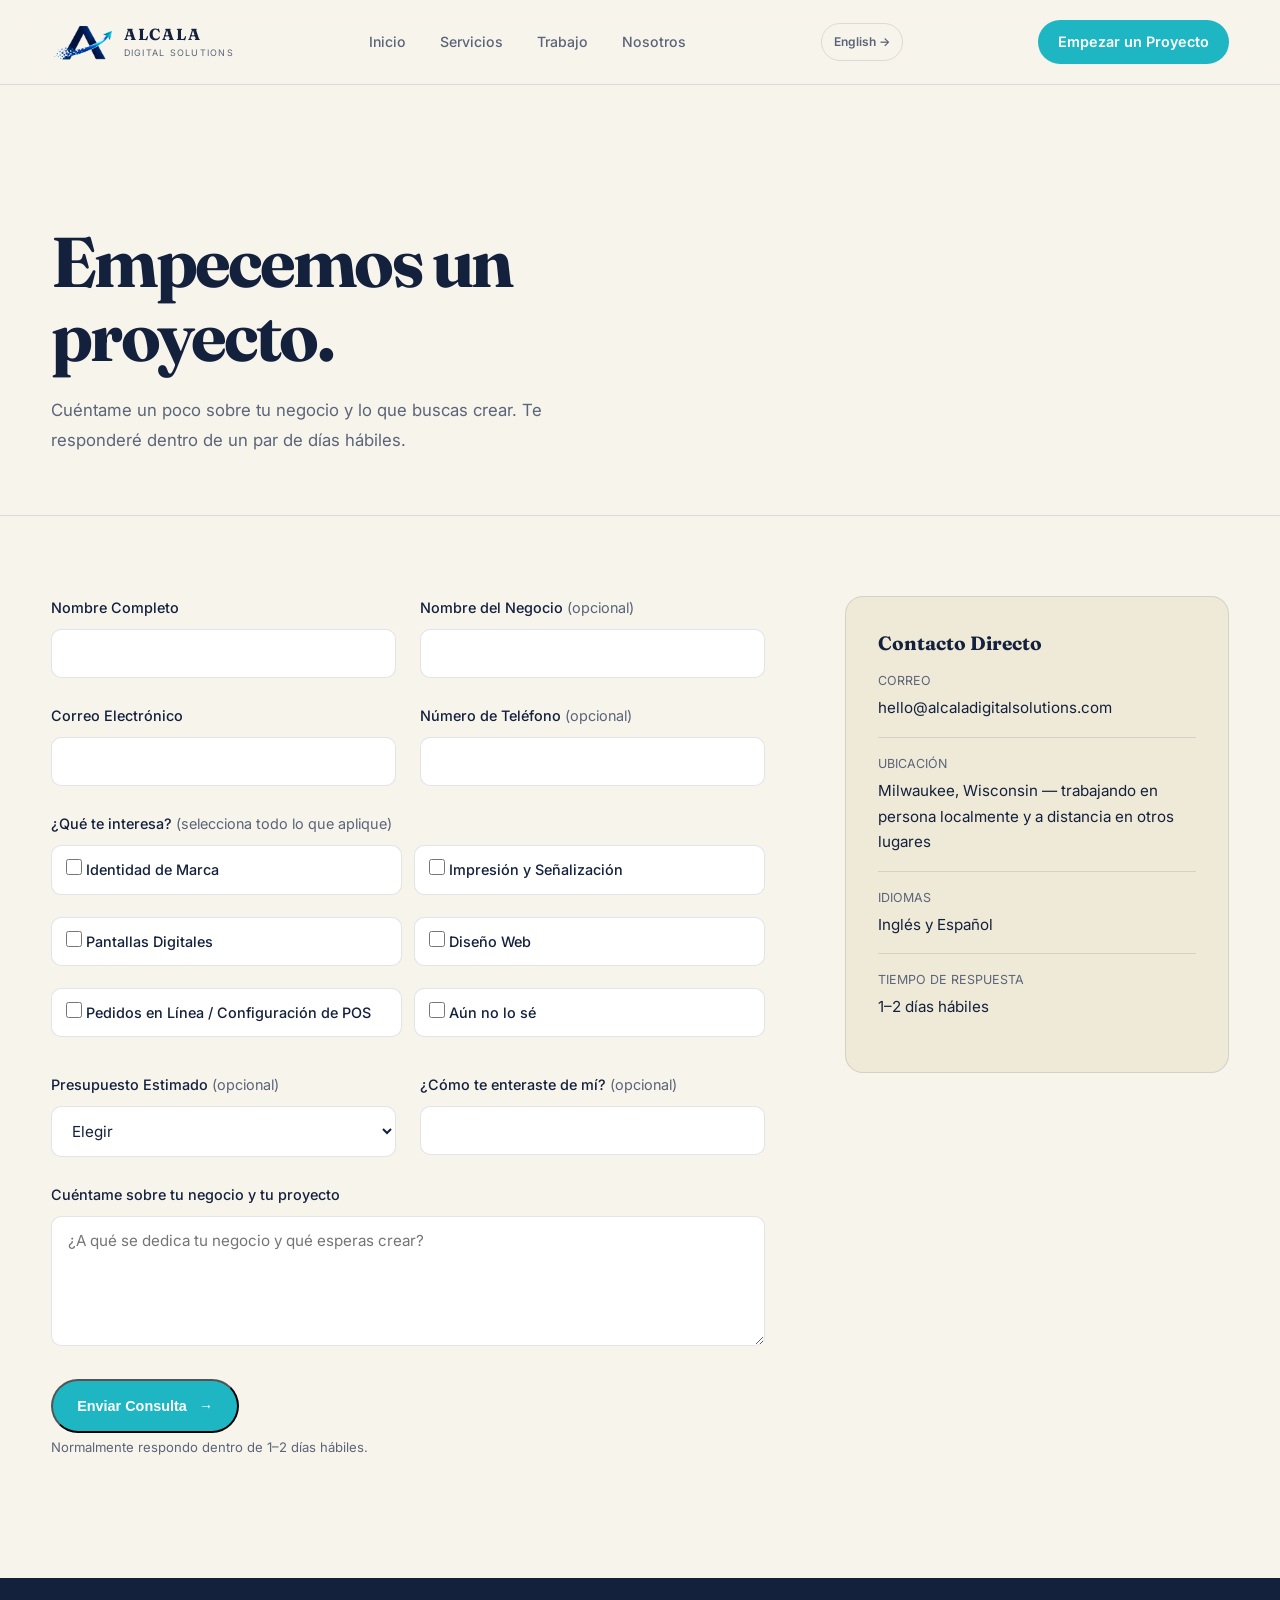
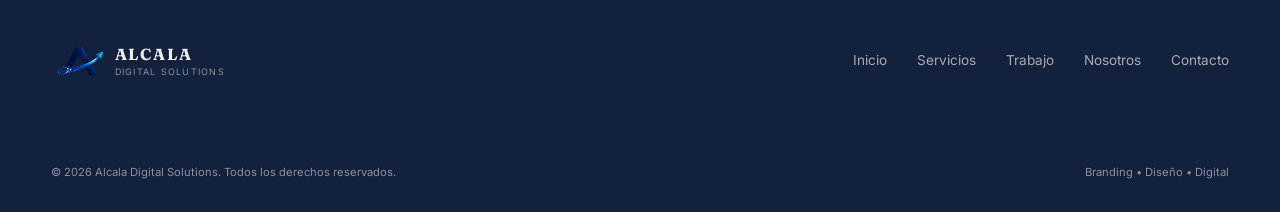
<file: es/contact.html>
<!DOCTYPE html>
<html lang="es">
<head>
    <!-- Google tag (gtag.js) -->
    <script async src="https://www.googletagmanager.com/gtag/js?id=G-TJFR4R140K"></script>
    <script>
        window.dataLayer = window.dataLayer || [];
        function gtag(){dataLayer.push(arguments);}
        gtag('js', new Date());

        gtag('config', 'G-TJFR4R140K');
    </script>

    <meta charset="UTF-8">
    <meta name="viewport" content="width=device-width, initial-scale=1.0">

    <title>Contacto | Alcala Digital Solutions</title>

    <meta
        name="description"
        content="Empieza un proyecto de branding, impresión, digital o web con Alcala Digital Solutions."
    >

    <link rel="preconnect" href="https://fonts.googleapis.com">
    <link rel="preconnect" href="https://fonts.gstatic.com" crossorigin>

    <link
        href="https://fonts.googleapis.com/css2?family=Inter:wght@400;500;600;700&family=Fraunces:opsz,wght@9..144,500;9..144,600;9..144,700&display=swap"
        rel="stylesheet"
    >

    <link rel="stylesheet" href="../stylesheet.css">
</head>

<body>

    <header class="site-header">
        <div class="container nav-container">

            <a href="index.html" class="brand">
                <span><img src="../images/A-logo-cropped.png" alt="Logo de Alcala Digital Solutions" class="header-logo"></span>
                <span class="brand-text">
                    <strong>ALCALA</strong>
                    <small>DIGITAL SOLUTIONS</small>
                </span>
            </a>

            <nav class="main-nav" id="mainNav" aria-label="Navegación principal">
                <a href="index.html">Inicio</a>
                <a href="services.html">Servicios</a>
                <a href="work.html">Trabajo</a>
                <a href="about.html">Nosotros</a>
                <a href="contact.html" class="btn btn-small mobile-cta">Empezar un Proyecto</a>
            </nav>

            <div class="language-switcher">
                <a href="../contact.html" class="language-link">English <span>→</span></a>
            </div>

            <a href="contact.html" class="btn btn-small active">Empezar un Proyecto</a>

            <button class="nav-toggle" id="navToggle" aria-label="Abrir menú" aria-expanded="false" aria-controls="mainNav">
                <span></span><span></span><span></span>
            </button>

        </div>
    </header>

    <script>
        (function () {
            var toggle = document.getElementById("navToggle");
            var nav = document.getElementById("mainNav");
            if (!toggle || !nav) return;
            toggle.addEventListener("click", function () {
                var isOpen = nav.classList.toggle("is-open");
                toggle.classList.toggle("is-active", isOpen);
                toggle.setAttribute("aria-expanded", isOpen ? "true" : "false");
                document.body.classList.toggle("nav-locked", isOpen);
            });
            nav.querySelectorAll("a").forEach(function (link) {
                link.addEventListener("click", function () {
                    nav.classList.remove("is-open");
                    toggle.classList.remove("is-active");
                    toggle.setAttribute("aria-expanded", "false");
                    document.body.classList.remove("nav-locked");
                });
            });
        })();
    </script>


    <main>

        <!-- HERO -->
        <section class="contact-hero">
            <div class="container">
                <h1>Empecemos un proyecto.</h1>
                <p>
                    Cuéntame un poco sobre tu negocio y lo que buscas
                    crear. Te responderé dentro de un par de días
                    hábiles.
                </p>
            </div>
        </section>


        <!-- FORM -->
        <section class="contact-section">
            <div class="container contact-grid">

                <div>
                    <form id="contact-form">

                        <div class="form-row">
                            <div class="form-group">
                                <label for="full-name">Nombre Completo</label>
                                <input type="text" id="full-name" name="full-name" required>
                            </div>
                            <div class="form-group">
                                <label for="business-name">Nombre del Negocio <span class="optional">(opcional)</span></label>
                                <input type="text" id="business-name" name="business-name">
                            </div>
                        </div>

                        <div class="form-row">
                            <div class="form-group">
                                <label for="email">Correo Electrónico</label>
                                <input type="email" id="email" name="email" required>
                            </div>
                            <div class="form-group">
                                <label for="phone">Número de Teléfono <span class="optional">(opcional)</span></label>
                                <input type="tel" id="phone" name="phone">
                            </div>
                        </div>

                        <div class="form-group">
                            <label>¿Qué te interesa? <span class="optional">(selecciona todo lo que aplique)</span></label>
                            <div class="checkbox-grid">
                                <label class="checkbox-option">
                                    <input type="checkbox" name="interest" value="Brand Identity">
                                    Identidad de Marca
                                </label>
                                <label class="checkbox-option">
                                    <input type="checkbox" name="interest" value="Print & Signage">
                                    Impresión y Señalización
                                </label>
                                <label class="checkbox-option">
                                    <input type="checkbox" name="interest" value="Digital Displays">
                                    Pantallas Digitales
                                </label>
                                <label class="checkbox-option">
                                    <input type="checkbox" name="interest" value="Web Design">
                                    Diseño Web
                                </label>
                                <label class="checkbox-option">
                                    <input type="checkbox" name="interest" value="Online Ordering / POS Setup">
                                    Pedidos en Línea / Configuración de POS
                                </label>
                                <label class="checkbox-option">
                                    <input type="checkbox" name="interest" value="Not sure yet">
                                    Aún no lo sé
                                </label>
                            </div>
                        </div>

                        <div class="form-row">
                            <div class="form-group">
                                <label for="budget">Presupuesto Estimado <span class="optional">(opcional)</span></label>
                                <select id="budget" name="budget">
                                    <option value="">Elegir</option>
                                    <option value="Under $500">Menos de $500</option>
                                    <option value="$500 – $1,500">$500 – $1,500</option>
                                    <option value="$1,500 – $3,000">$1,500 – $3,000</option>
                                    <option value="$3,000+">$3,000+</option>
                                    <option value="Not sure yet">Aún no lo sé</option>
                                </select>
                            </div>
                            <div class="form-group">
                                <label for="heard-from">¿Cómo te enteraste de mí? <span class="optional">(opcional)</span></label>
                                <input type="text" id="heard-from" name="heard-from">
                            </div>
                        </div>

                        <div class="form-group">
                            <label for="message">Cuéntame sobre tu negocio y tu proyecto</label>
                            <textarea id="message" name="message" required placeholder="¿A qué se dedica tu negocio y qué esperas crear?"></textarea>
                        </div>

                        <button type="submit" class="btn" id="submit-btn">
                            Enviar Consulta <span>→</span>
                        </button>

                        <p class="contact-submit-note">
                            Normalmente respondo dentro de 1–2 días hábiles.
                        </p>

                        <div class="form-status" id="form-status"></div>

                    </form>
                </div>

                <div>
                    <div class="contact-info-card">
                        <h3>Contacto Directo</h3>

                        <div class="contact-info-row">
                            <span class="label">CORREO</span>
                            <span class="value"><a href="mailto:hello@alcaladigitalsolutions.com">hello@alcaladigitalsolutions.com</a></span>
                        </div>

                        <div class="contact-info-row">
                            <span class="label">UBICACIÓN</span>
                            <span class="value">Milwaukee, Wisconsin — trabajando en persona localmente y a distancia en otros lugares</span>
                        </div>

                        <div class="contact-info-row">
                            <span class="label">IDIOMAS</span>
                            <span class="value">Inglés y Español</span>
                        </div>

                        <div class="contact-info-row">
                            <span class="label">TIEMPO DE RESPUESTA</span>
                            <span class="value">1–2 días hábiles</span>
                        </div>
                    </div>
                </div>

            </div>
        </section>

    </main>


    <footer class="site-footer">
        <div class="container">
            <div class="footer-top">
                <a href="index.html" class="brand footer-brand">
                    <span><img src="../images/A-logo-cropped.png" alt="Logo de Alcala Digital Solutions" class="footer-logo"></span>
                    <span class="brand-text">
                        <strong>ALCALA</strong>
                        <small>DIGITAL SOLUTIONS</small>
                    </span>
                </a>
                <nav class="footer-nav">
                    <a href="index.html">Inicio</a>
                    <a href="services.html">Servicios</a>
                    <a href="work.html">Trabajo</a>
                    <a href="about.html">Nosotros</a>
                    <a href="contact.html">Contacto</a>
                </nav>
            </div>
            <div class="footer-bottom">
                <p>© 2026 Alcala Digital Solutions. Todos los derechos reservados.</p>
                <p>Branding • Diseño • Digital</p>
            </div>
        </div>
    </footer>


    <!--
        ============================================================
        ENVÍO DEL FORMULARIO — SE COMPARTE CON contact.html (inglés)

        Este formulario usa el MISMO Google Form que la versión en
        inglés (../contact.html), para que todas las consultas — en
        cualquier idioma — lleguen a una sola hoja de cálculo. Usa
        exactamente los mismos valores GOOGLE_FORM_ID y ENTRY.* que
        configures ahí; no crees un segundo Google Form para esta
        página.

        Las opciones de "¿Qué te interesa?" envían su valor en inglés
        (Brand Identity, Print & Signage, etc.) aunque se muestren en
        español — así la columna de la hoja de cálculo se mantiene
        consistente sin importar el idioma en que alguien haya
        llenado el formulario.
        ============================================================
    -->
    <script>
        (function () {
            var GOOGLE_FORM_ID = "1FAIpQLSf7rmeiJTleSZNsdLAlMGHVdv4YiYAt12EOqHpawn8_blo0Rg";
            var ENTRY = {
                fullName: "535504385",
                businessName: "1964575862",
                email: "556554723",
                phone: "2088966482",
                interest: "1144311049",
                budget: "274391227",
                heardFrom: "2057091730",
                message: "2031571982"
            };

            var form = document.getElementById("contact-form");
            var statusBox = document.getElementById("form-status");
            var submitBtn = document.getElementById("submit-btn");

            document.querySelectorAll('a[href^="mailto:"]').forEach(function (link) {
                link.addEventListener("click", function () {
                    if (typeof gtag === "function") {
                        gtag("event", "email_click", { language: "es" });
                    }
                });
            });

            form.addEventListener("submit", function (e) {
                e.preventDefault();

                var isConfigured = GOOGLE_FORM_ID.indexOf("GOOGLE_FORM_ID") === -1;

                if (!isConfigured) {
                    statusBox.className = "form-status error";
                    statusBox.textContent =
                        "Este formulario aún no está conectado — revisa las instrucciones de configuración en el código fuente de la página para terminar de conectarlo a un Google Form.";
                    return;
                }

                var interests = Array.prototype.slice
                    .call(form.querySelectorAll('input[name="interest"]:checked'))
                    .map(function (el) { return el.value; })
                    .join(", ");

                var data = new FormData();
                data.append("entry." + ENTRY.fullName, form["full-name"].value);
                data.append("entry." + ENTRY.businessName, form["business-name"].value);
                data.append("entry." + ENTRY.email, form["email"].value);
                data.append("entry." + ENTRY.phone, form["phone"].value);
                data.append("entry." + ENTRY.interest, interests);
                data.append("entry." + ENTRY.budget, form["budget"].value);
                data.append("entry." + ENTRY.heardFrom, form["heard-from"].value);
                data.append("entry." + ENTRY.message, form["message"].value);

                var actionUrl =
                    "https://docs.google.com/forms/d/e/" + GOOGLE_FORM_ID + "/formResponse";

                submitBtn.disabled = true;

                fetch(actionUrl, {
                    method: "POST",
                    mode: "no-cors",
                    body: data
                })
                    .then(function () {
                        if (typeof gtag === "function") {
                            gtag("event", "generate_lead", { form_name: "contact", language: "es" });
                        }
                        statusBox.className = "form-status success";
                        statusBox.textContent =
                            "Gracias — tu mensaje ha sido enviado. Te responderé dentro de 1–2 días hábiles.";
                        form.reset();
                        submitBtn.disabled = false;
                    })
                    .catch(function () {
                        statusBox.className = "form-status error";
                        statusBox.textContent =
                            "Algo salió mal al enviar eso. Intenta de nuevo, o escribe directamente a hello@alcaladigitalsolutions.com.";
                        submitBtn.disabled = false;
                    });
            });
        })();
    </script>

</body>
</html>
</file>
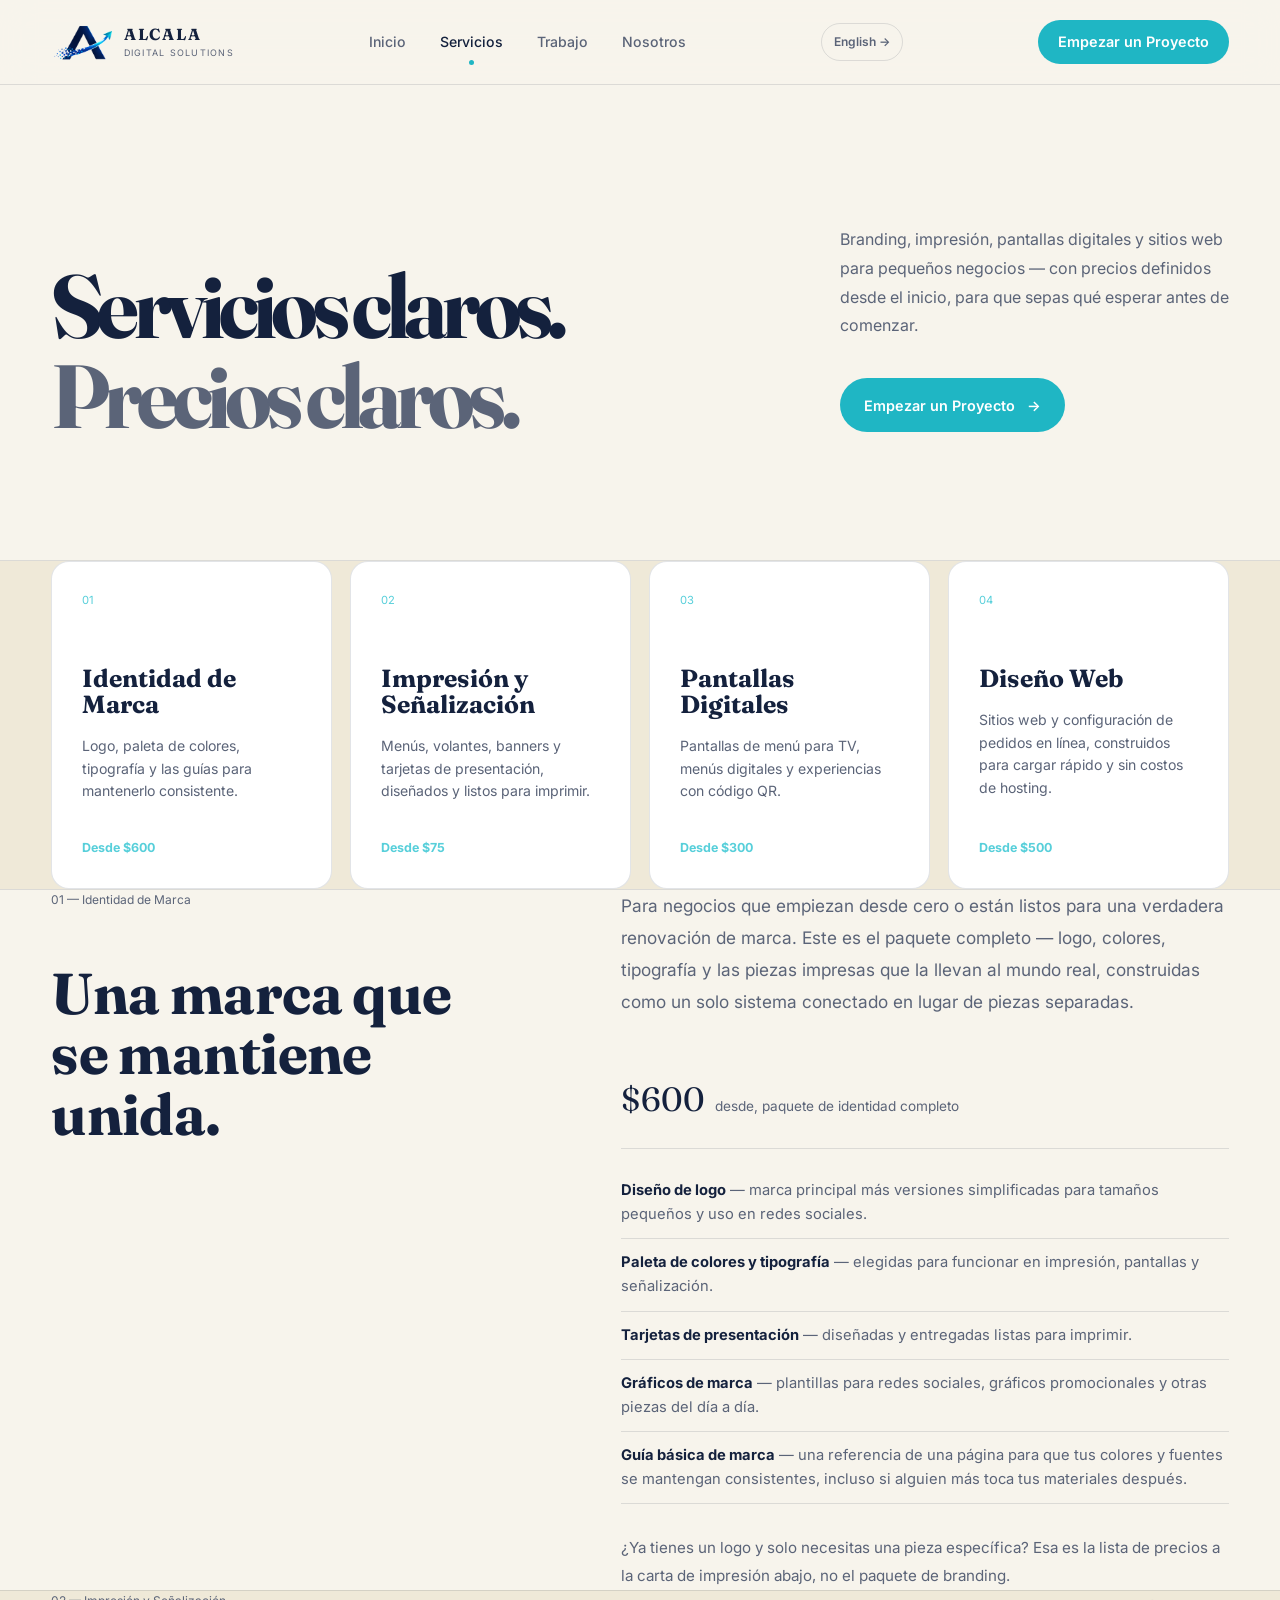
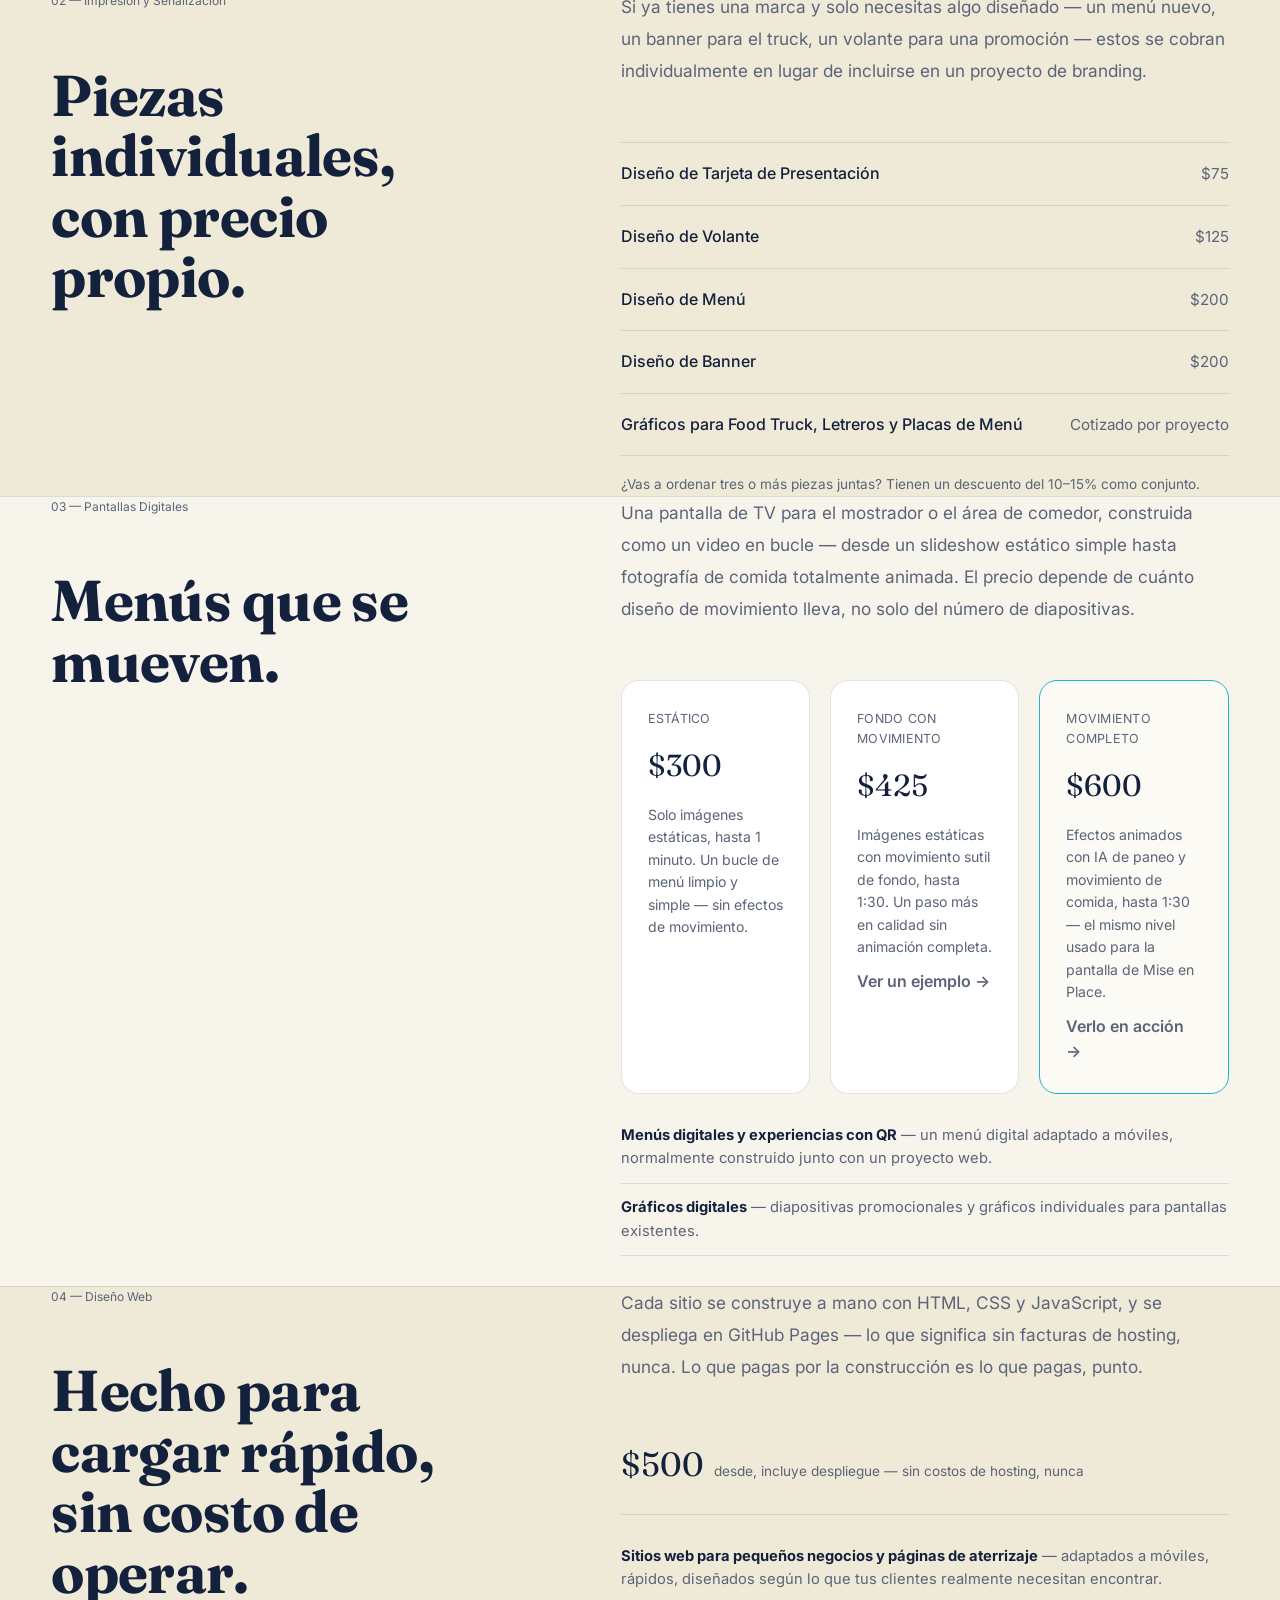
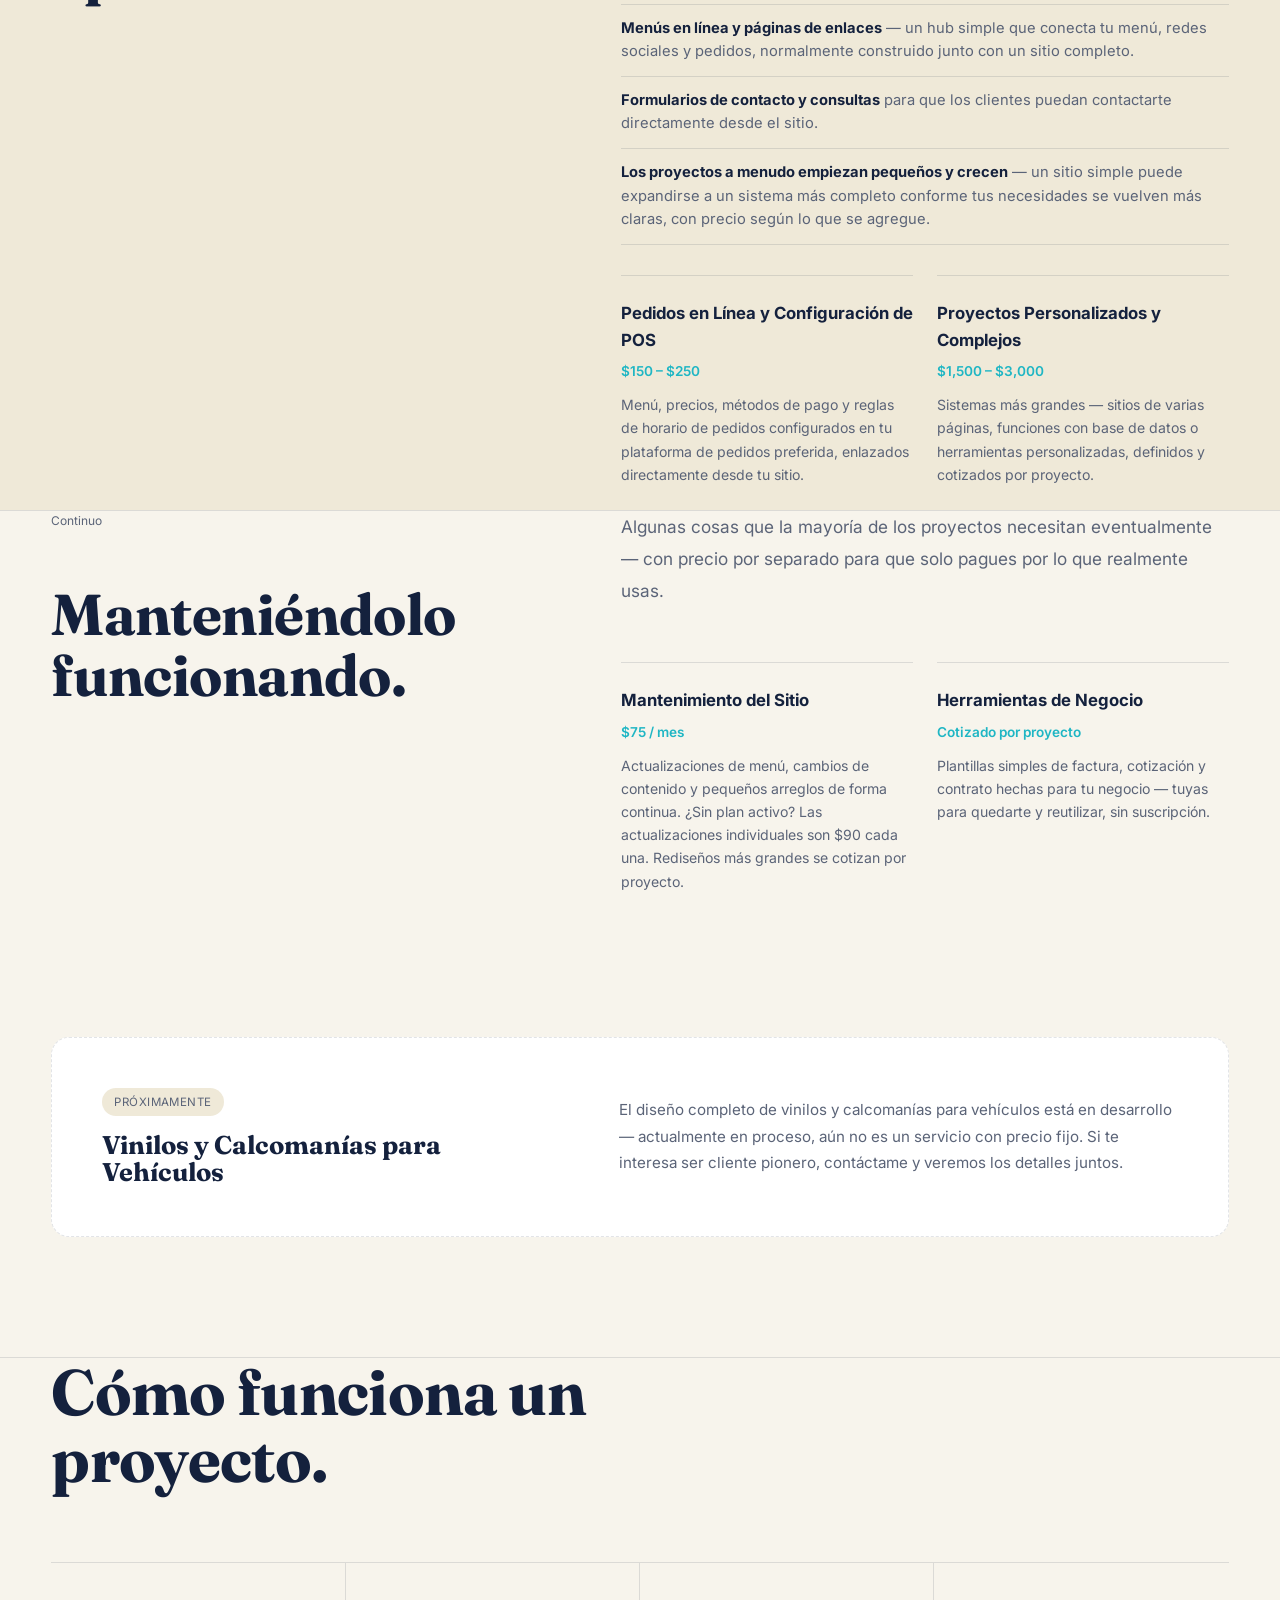
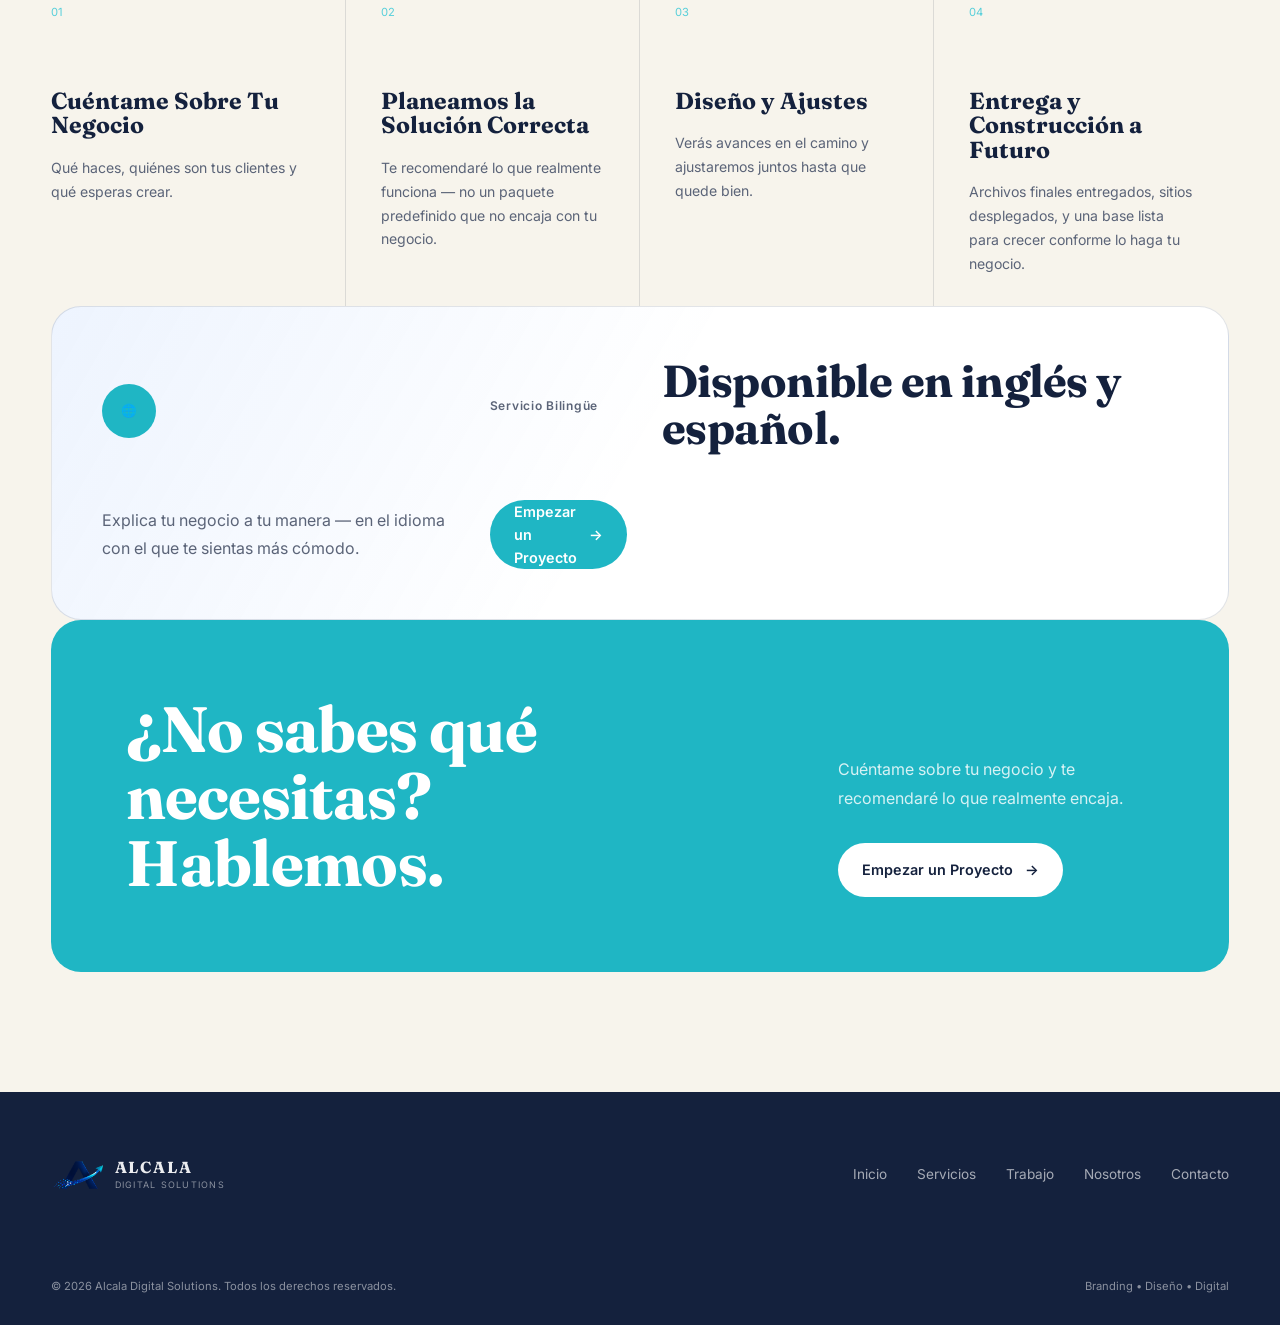
<file: es/services.html>
<!DOCTYPE html>
<html lang="es">
<head>
    <!-- Google tag (gtag.js) -->
<script async src="https://www.googletagmanager.com/gtag/js?id=G-TJFR4R140K"></script>
<script>
  window.dataLayer = window.dataLayer || [];
  function gtag(){dataLayer.push(arguments);}
  gtag('js', new Date());

  gtag('config', 'G-TJFR4R140K');
</script>
    <meta charset="UTF-8">
    <meta name="viewport" content="width=device-width, initial-scale=1.0">

    <title>Servicios y Precios | Alcala Digital Solutions</title>

    <meta
        name="description"
        content="Branding, impresión, pantallas digitales y diseño web para pequeños negocios — con precios claros desde el inicio."
    >

    <link rel="preconnect" href="https://fonts.googleapis.com">
    <link rel="preconnect" href="https://fonts.gstatic.com" crossorigin>

    <link
        href="https://fonts.googleapis.com/css2?family=Inter:wght@400;500;600;700&family=Fraunces:opsz,wght@9..144,500;9..144,600;9..144,700&display=swap"
        rel="stylesheet"
    >

    <link rel="stylesheet" href="../stylesheet.css">
</head>

<body>

    <header class="site-header">
        <div class="container nav-container">

            <a href="index.html" class="brand">
                <span><img src="../images/A-logo-cropped.png" alt="Logo de Alcala Digital Solutions" class="header-logo"></span>
                <span class="brand-text">
                    <strong>ALCALA</strong>
                    <small>DIGITAL SOLUTIONS</small>
                </span>
            </a>

            <nav class="main-nav" id="mainNav" aria-label="Navegación principal">
                <a href="index.html">Inicio</a>
                <a href="services.html" class="active">Servicios</a>
                <a href="work.html">Trabajo</a>
                <a href="about.html">Nosotros</a>
                <a href="contact.html" class="btn btn-small mobile-cta">Empezar un Proyecto</a>
            </nav>

            <div class="language-switcher">
                <a href="../services.html" class="language-link">English <span>→</span></a>
            </div>

            <a href="contact.html" class="btn btn-small">Empezar un Proyecto</a>

            <button class="nav-toggle" id="navToggle" aria-label="Abrir menú" aria-expanded="false" aria-controls="mainNav">
                <span></span><span></span><span></span>
            </button>

        </div>
    </header>

    <script>
        (function () {
            var toggle = document.getElementById("navToggle");
            var nav = document.getElementById("mainNav");
            if (!toggle || !nav) return;
            toggle.addEventListener("click", function () {
                var isOpen = nav.classList.toggle("is-open");
                toggle.classList.toggle("is-active", isOpen);
                toggle.setAttribute("aria-expanded", isOpen ? "true" : "false");
                document.body.classList.toggle("nav-locked", isOpen);
            });
            nav.querySelectorAll("a").forEach(function (link) {
                link.addEventListener("click", function () {
                    nav.classList.remove("is-open");
                    toggle.classList.remove("is-active");
                    toggle.setAttribute("aria-expanded", "false");
                    document.body.classList.remove("nav-locked");
                });
            });
        })();
    </script>


    <main>

        <!-- HERO -->
        <section class="services-hero">
            <div class="container services-hero-grid">
                <div>
                    <h1>Servicios claros.<br><span>Precios claros.</span></h1>
                </div>
                <div class="services-hero-copy">
                    <p>
                        Branding, impresión, pantallas digitales y sitios
                        web para pequeños negocios — con precios definidos
                        desde el inicio, para que sepas qué esperar antes
                        de comenzar.
                    </p>
                    <a href="contact.html" class="btn">
                        Empezar un Proyecto <span>→</span>
                    </a>
                </div>
            </div>
        </section>


        <!-- OVERVIEW -->
        <section class="service-overview">
            <div class="container">
                <div class="service-overview-grid">

                    <a href="#branding" class="service-overview-card">
                        <span>01</span>
                        <h3>Identidad de Marca</h3>
                        <p>Logo, paleta de colores, tipografía y las guías para mantenerlo consistente.</p>
                        <strong>Desde $600</strong>
                    </a>

                    <a href="#print" class="service-overview-card">
                        <span>02</span>
                        <h3>Impresión y Señalización</h3>
                        <p>Menús, volantes, banners y tarjetas de presentación, diseñados y listos para imprimir.</p>
                        <strong>Desde $75</strong>
                    </a>

                    <a href="#digital" class="service-overview-card">
                        <span>03</span>
                        <h3>Pantallas Digitales</h3>
                        <p>Pantallas de menú para TV, menús digitales y experiencias con código QR.</p>
                        <strong>Desde $300</strong>
                    </a>

                    <a href="#web" class="service-overview-card">
                        <span>04</span>
                        <h3>Diseño Web</h3>
                        <p>Sitios web y configuración de pedidos en línea, construidos para cargar rápido y sin costos de hosting.</p>
                        <strong>Desde $500</strong>
                    </a>

                </div>
            </div>
        </section>


        <!-- BRANDING -->
        <section id="branding" class="service-detail-section">
            <div class="container">
                <div class="service-detail-grid">

                    <div class="service-detail-heading">
                        <span class="service-detail-number">01 — Identidad de Marca</span>
                        <h2>Una marca que se mantiene unida.</h2>
                    </div>

                    <div class="service-detail-content">
                        <p class="service-intro">
                            Para negocios que empiezan desde cero o están
                            listos para una verdadera renovación de marca.
                            Este es el paquete completo — logo, colores,
                            tipografía y las piezas impresas que la llevan
                            al mundo real, construidas como un solo sistema
                            conectado en lugar de piezas separadas.
                        </p>

                        <div class="price-lockup">
                            <span class="price-amount">$600</span>
                            <span class="price-note">desde, paquete de identidad completo</span>
                        </div>

                        <ul class="price-includes">
                            <li><strong>Diseño de logo</strong> — marca principal más versiones simplificadas para tamaños pequeños y uso en redes sociales.</li>
                            <li><strong>Paleta de colores y tipografía</strong> — elegidas para funcionar en impresión, pantallas y señalización.</li>
                            <li><strong>Tarjetas de presentación</strong> — diseñadas y entregadas listas para imprimir.</li>
                            <li><strong>Gráficos de marca</strong> — plantillas para redes sociales, gráficos promocionales y otras piezas del día a día.</li>
                            <li><strong>Guía básica de marca</strong> — una referencia de una página para que tus colores y fuentes se mantengan consistentes, incluso si alguien más toca tus materiales después.</li>
                        </ul>

                        <p class="service-intro" style="margin-bottom: 0; font-size: 0.95rem;">
                            ¿Ya tienes un logo y solo necesitas una pieza
                            específica? Esa es la lista de precios a la
                            carta de impresión abajo, no el paquete de
                            branding.
                        </p>
                    </div>

                </div>
            </div>
        </section>


        <!-- PRINT & SIGNAGE -->
        <section id="print" class="service-detail-section alt-section">
            <div class="container">
                <div class="service-detail-grid">

                    <div class="service-detail-heading">
                        <span class="service-detail-number">02 — Impresión y Señalización</span>
                        <h2>Piezas individuales, con precio propio.</h2>
                    </div>

                    <div class="service-detail-content">
                        <p class="service-intro">
                            Si ya tienes una marca y solo necesitas algo
                            diseñado — un menú nuevo, un banner para el
                            truck, un volante para una promoción — estos se
                            cobran individualmente en lugar de incluirse en
                            un proyecto de branding.
                        </p>

                        <div class="ala-carte-table">
                            <div class="ala-carte-row">
                                <span class="item-name">Diseño de Tarjeta de Presentación</span>
                                <span class="item-price">$75</span>
                            </div>
                            <div class="ala-carte-row">
                                <span class="item-name">Diseño de Volante</span>
                                <span class="item-price">$125</span>
                            </div>
                            <div class="ala-carte-row">
                                <span class="item-name">Diseño de Menú</span>
                                <span class="item-price">$200</span>
                            </div>
                            <div class="ala-carte-row">
                                <span class="item-name">Diseño de Banner</span>
                                <span class="item-price">$200</span>
                            </div>
                            <div class="ala-carte-row">
                                <span class="item-name">Gráficos para Food Truck, Letreros y Placas de Menú</span>
                                <span class="item-price">Cotizado por proyecto</span>
                            </div>
                        </div>

                        <p class="ala-carte-note">
                            ¿Vas a ordenar tres o más piezas juntas? Tienen
                            un descuento del 10–15% como conjunto.
                        </p>
                    </div>

                </div>
            </div>
        </section>


        <!-- DIGITAL DISPLAYS -->
        <section id="digital" class="service-detail-section">
            <div class="container">
                <div class="service-detail-grid">

                    <div class="service-detail-heading">
                        <span class="service-detail-number">03 — Pantallas Digitales</span>
                        <h2>Menús que se mueven.</h2>
                    </div>

                    <div class="service-detail-content">
                        <p class="service-intro">
                            Una pantalla de TV para el mostrador o el área
                            de comedor, construida como un video en bucle —
                            desde un slideshow estático simple hasta
                            fotografía de comida totalmente animada. El
                            precio depende de cuánto diseño de movimiento
                            lleva, no solo del número de diapositivas.
                        </p>

                        <div class="tier-grid">
                            <div class="tier-card">
                                <p class="tier-name">ESTÁTICO</p>
                                <p class="tier-price">$300</p>
                                <p>Solo imágenes estáticas, hasta 1 minuto. Un bucle de menú limpio y simple — sin efectos de movimiento.</p>
                            </div>

                            <div class="tier-card">
                                <p class="tier-name">FONDO CON MOVIMIENTO</p>
                                <p class="tier-price">$425</p>
                                <p>Imágenes estáticas con movimiento sutil de fondo, hasta 1:30. Un paso más en calidad sin animación completa.</p>
                                <a href="work.html#concept-digital-menu" class="text-link" style="display: inline-block; margin-top: 10px;">Ver un ejemplo →</a>
                            </div>

                            <div class="tier-card tier-featured">
                                <p class="tier-name">MOVIMIENTO COMPLETO</p>
                                <p class="tier-price">$600</p>
                                <p>Efectos animados con IA de paneo y movimiento de comida, hasta 1:30 — el mismo nivel usado para la pantalla de Mise en Place.</p>
                                <a href="work/mise-en-place.html#digital-display" class="text-link" style="display: inline-block; margin-top: 10px;">Verlo en acción →</a>
                            </div>
                        </div>

                        <ul class="price-includes">
                            <li><strong>Menús digitales y experiencias con QR</strong> — un menú digital adaptado a móviles, normalmente construido junto con un proyecto web.</li>
                            <li><strong>Gráficos digitales</strong> — diapositivas promocionales y gráficos individuales para pantallas existentes.</li>
                        </ul>
                    </div>

                </div>
            </div>
        </section>


        <!-- WEB DESIGN -->
        <section id="web" class="service-detail-section alt-section">
            <div class="container">
                <div class="service-detail-grid">

                    <div class="service-detail-heading">
                        <span class="service-detail-number">04 — Diseño Web</span>
                        <h2>Hecho para cargar rápido, sin costo de operar.</h2>
                    </div>

                    <div class="service-detail-content">
                        <p class="service-intro">
                            Cada sitio se construye a mano con HTML, CSS y
                            JavaScript, y se despliega en GitHub Pages — lo
                            que significa sin facturas de hosting, nunca.
                            Lo que pagas por la construcción es lo que
                            pagas, punto.
                        </p>

                        <div class="price-lockup">
                            <span class="price-amount">$500</span>
                            <span class="price-note">desde, incluye despliegue — sin costos de hosting, nunca</span>
                        </div>

                        <ul class="price-includes">
                            <li><strong>Sitios web para pequeños negocios y páginas de aterrizaje</strong> — adaptados a móviles, rápidos, diseñados según lo que tus clientes realmente necesitan encontrar.</li>
                            <li><strong>Menús en línea y páginas de enlaces</strong> — un hub simple que conecta tu menú, redes sociales y pedidos, normalmente construido junto con un sitio completo.</li>
                            <li><strong>Formularios de contacto y consultas</strong> para que los clientes puedan contactarte directamente desde el sitio.</li>
                            <li><strong>Los proyectos a menudo empiezan pequeños y crecen</strong> — un sitio simple puede expandirse a un sistema más completo conforme tus necesidades se vuelven más claras, con precio según lo que se agregue.</li>
                        </ul>

                        <div class="addon-list">
                            <div class="addon-item">
                                <h4>Pedidos en Línea y Configuración de POS</h4>
                                <span class="item-price">$150 – $250</span>
                                <p>Menú, precios, métodos de pago y reglas de horario de pedidos configurados en tu plataforma de pedidos preferida, enlazados directamente desde tu sitio.</p>
                            </div>

                            <div class="addon-item">
                                <h4>Proyectos Personalizados y Complejos</h4>
                                <span class="item-price">$1,500 – $3,000</span>
                                <p>Sistemas más grandes — sitios de varias páginas, funciones con base de datos o herramientas personalizadas, definidos y cotizados por proyecto.</p>
                            </div>
                        </div>
                    </div>

                </div>
            </div>
        </section>


        <!-- BUSINESS TOOLS & MAINTENANCE -->
        <section class="service-detail-section">
            <div class="container">
                <div class="service-detail-grid">

                    <div class="service-detail-heading">
                        <span class="service-detail-number">Continuo</span>
                        <h2>Manteniéndolo funcionando.</h2>
                    </div>

                    <div class="service-detail-content">
                        <p class="service-intro">
                            Algunas cosas que la mayoría de los proyectos
                            necesitan eventualmente — con precio por
                            separado para que solo pagues por lo que
                            realmente usas.
                        </p>

                        <div class="addon-list">
                            <div class="addon-item">
                                <h4>Mantenimiento del Sitio</h4>
                                <span class="item-price">$75 / mes</span>
                                <p>Actualizaciones de menú, cambios de contenido y pequeños arreglos de forma continua. ¿Sin plan activo? Las actualizaciones individuales son $90 cada una. Rediseños más grandes se cotizan por proyecto.</p>
                            </div>

                            <div class="addon-item">
                                <h4>Herramientas de Negocio</h4>
                                <span class="item-price">Cotizado por proyecto</span>
                                <p>Plantillas simples de factura, cotización y contrato hechas para tu negocio — tuyas para quedarte y reutilizar, sin suscripción.</p>
                            </div>
                        </div>
                    </div>

                </div>
            </div>
        </section>


        <!-- COMING SOON -->
        <section class="section">
            <div class="container">
                <div class="coming-soon-banner">
                    <div>
                        <span class="tag">PRÓXIMAMENTE</span>
                        <h3>Vinilos y Calcomanías para Vehículos</h3>
                    </div>
                    <p>
                        El diseño completo de vinilos y calcomanías para
                        vehículos está en desarrollo — actualmente en
                        proceso, aún no es un servicio con precio fijo. Si
                        te interesa ser cliente pionero, contáctame y
                        veremos los detalles juntos.
                    </p>
                </div>
            </div>
        </section>


        <!-- PROCESS -->
        <section class="process-section">
            <div class="container">
                <div class="section-heading section-heading-simple">
                    <div>
                        <h2>Cómo funciona un proyecto.</h2>
                    </div>
                </div>

                <div class="process-grid">
                    <article>
                        <span>01</span>
                        <h3>Cuéntame Sobre Tu Negocio</h3>
                        <p>Qué haces, quiénes son tus clientes y qué esperas crear.</p>
                    </article>

                    <article>
                        <span>02</span>
                        <h3>Planeamos la Solución Correcta</h3>
                        <p>Te recomendaré lo que realmente funciona — no un paquete predefinido que no encaja con tu negocio.</p>
                    </article>

                    <article>
                        <span>03</span>
                        <h3>Diseño y Ajustes</h3>
                        <p>Verás avances en el camino y ajustaremos juntos hasta que quede bien.</p>
                    </article>

                    <article>
                        <span>04</span>
                        <h3>Entrega y Construcción a Futuro</h3>
                        <p>Archivos finales entregados, sitios desplegados, y una base lista para crecer conforme lo haga tu negocio.</p>
                    </article>
                </div>
            </div>
        </section>


        <!-- BILINGUAL -->
        <section class="services-bilingual-section">
            <div class="container">
                <div class="services-bilingual-card">
                    <span class="language-icon">🌐</span>
                    <p class="eyebrow">Servicio Bilingüe</p>
                    <h2>Disponible en inglés y español.</h2>
                    <p>
                        Explica tu negocio a tu manera — en el idioma con
                        el que te sientas más cómodo.
                    </p>
                    <a href="contact.html" class="btn">
                        Empezar un Proyecto <span>→</span>
                    </a>
                </div>
            </div>
        </section>


        <!-- CTA -->
        <section class="cta-section">
            <div class="container">
                <div class="cta-card">
                    <div>
                        <h2>¿No sabes qué<br>necesitas? Hablemos.</h2>
                    </div>
                    <div class="cta-content">
                        <p>
                            Cuéntame sobre tu negocio y te recomendaré lo
                            que realmente encaja.
                        </p>
                        <a href="contact.html" class="btn btn-light">
                            Empezar un Proyecto <span>→</span>
                        </a>
                    </div>
                </div>
            </div>
        </section>

    </main>


    <footer class="site-footer">
        <div class="container">
            <div class="footer-top">
                <a href="index.html" class="brand footer-brand">
                    <span><img src="../images/A-logo-cropped.png" alt="Logo de Alcala Digital Solutions" class="footer-logo"></span>
                    <span class="brand-text">
                        <strong>ALCALA</strong>
                        <small>DIGITAL SOLUTIONS</small>
                    </span>
                </a>
                <nav class="footer-nav">
                    <a href="index.html">Inicio</a>
                    <a href="services.html">Servicios</a>
                    <a href="work.html">Trabajo</a>
                    <a href="about.html">Nosotros</a>
                    <a href="contact.html">Contacto</a>
                </nav>
            </div>
            <div class="footer-bottom">
                <p>© 2026 Alcala Digital Solutions. Todos los derechos reservados.</p>
                <p>Branding • Diseño • Digital</p>
            </div>
        </div>
    </footer>

</body>
</html>
</file>
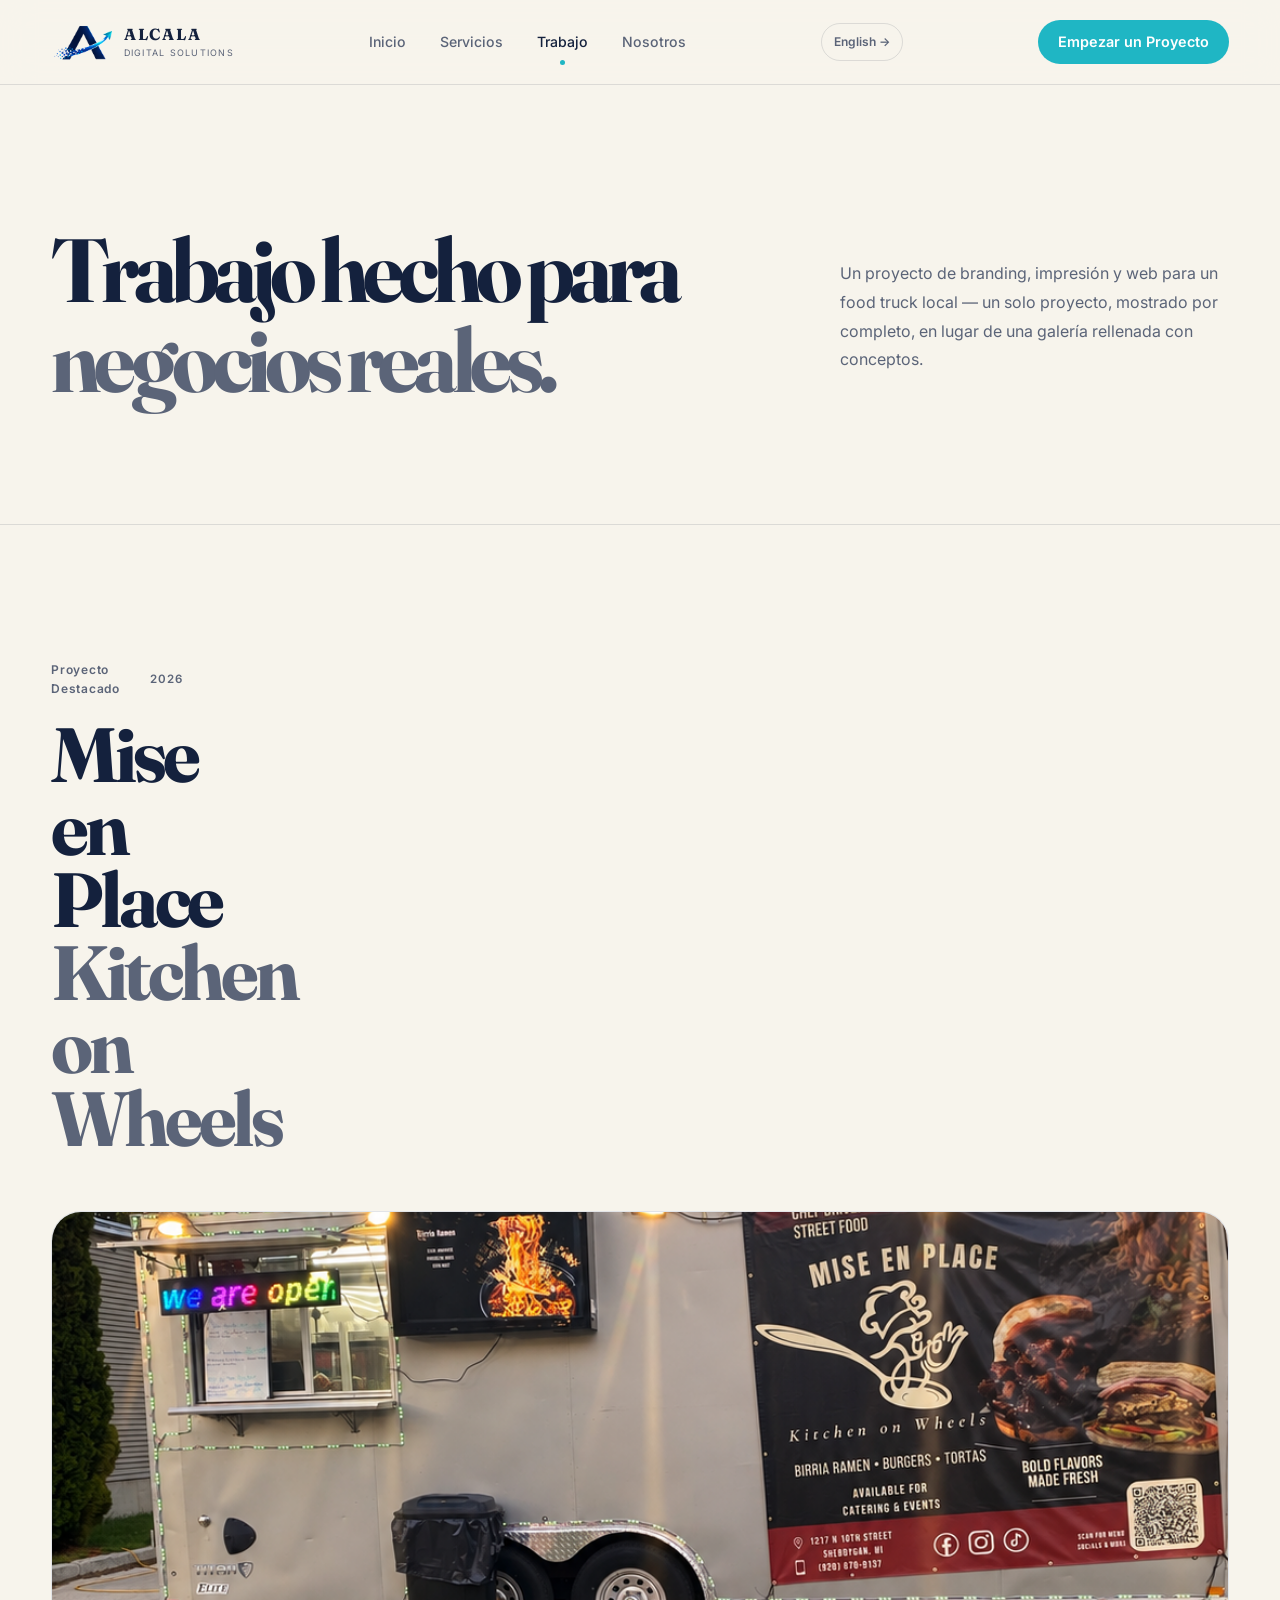
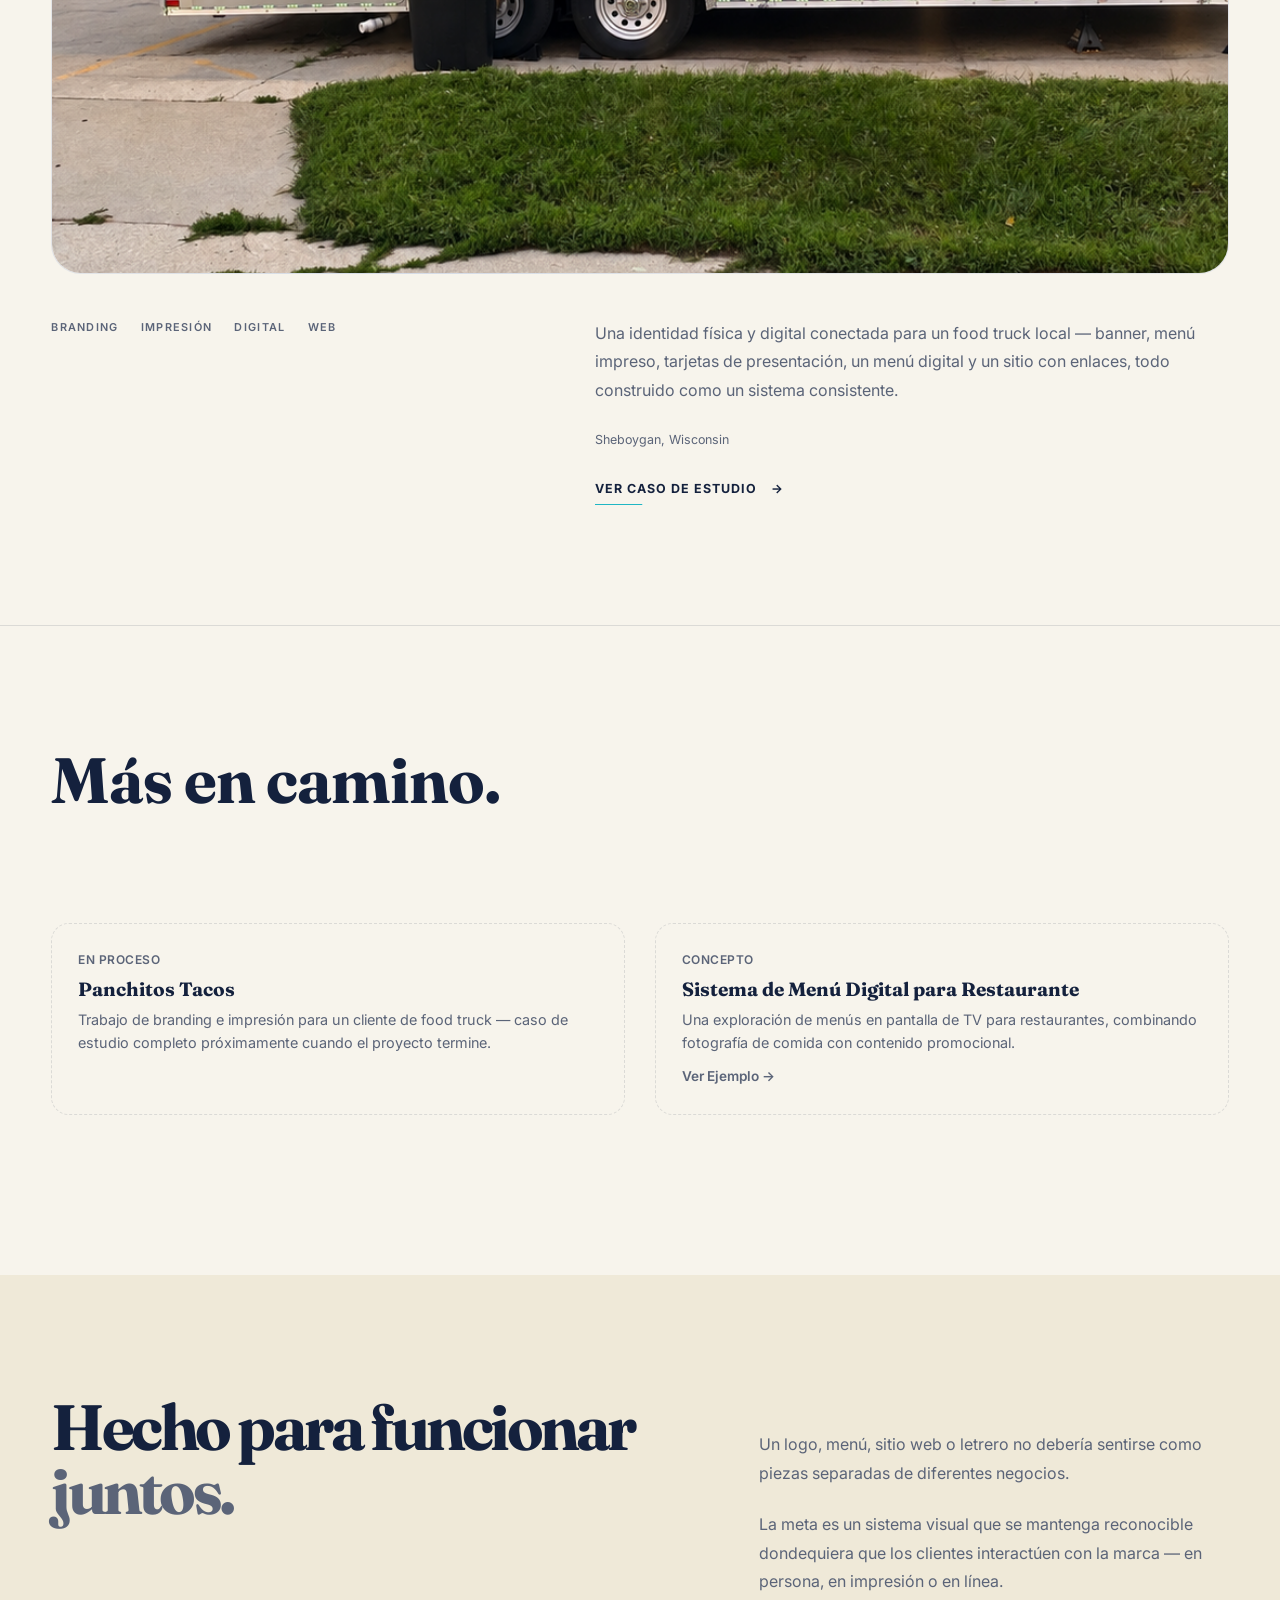
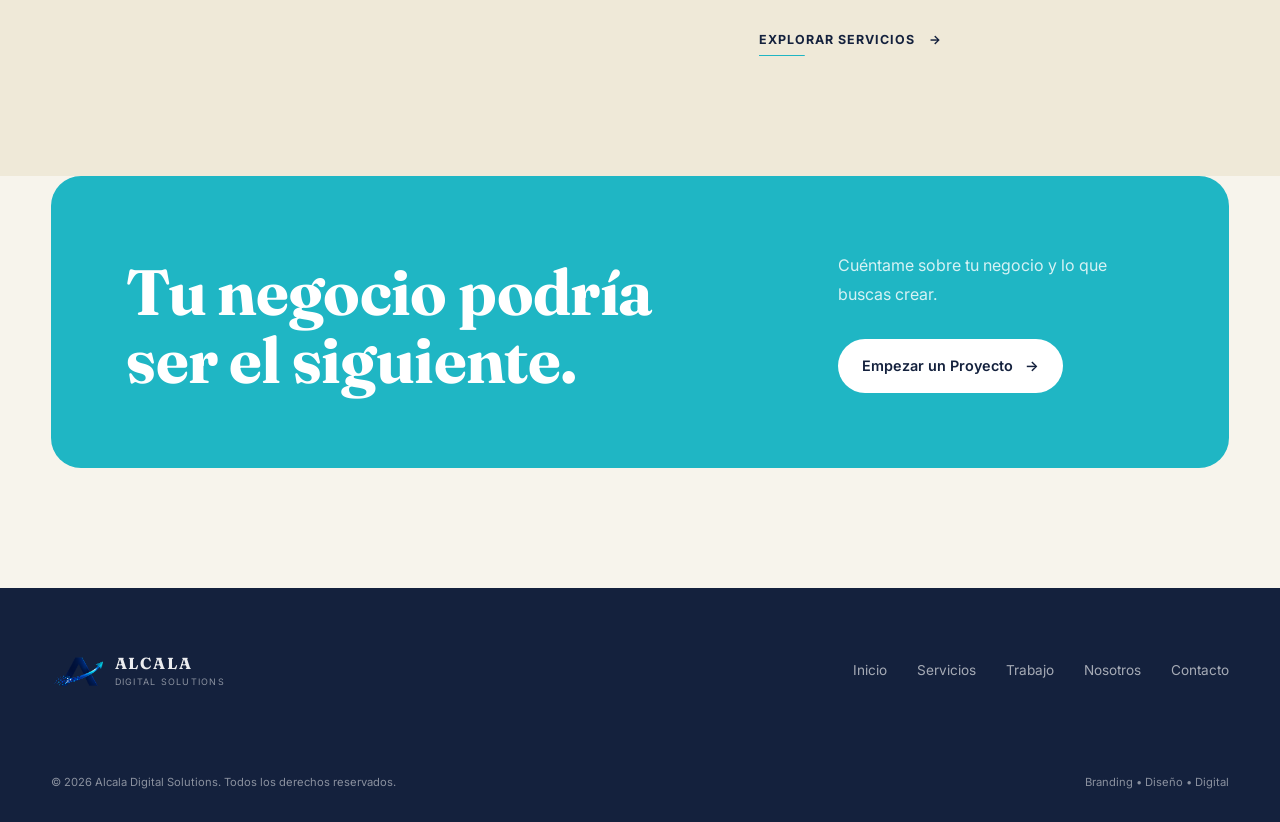
<file: es/work.html>
<!DOCTYPE html>
<html lang="es">
<head>
    <!-- Google tag (gtag.js) -->
<script async src="https://www.googletagmanager.com/gtag/js?id=G-TJFR4R140K"></script>
<script>
  window.dataLayer = window.dataLayer || [];
  function gtag(){dataLayer.push(arguments);}
  gtag('js', new Date());

  gtag('config', 'G-TJFR4R140K');
</script>
    <meta charset="UTF-8">
    <meta name="viewport" content="width=device-width, initial-scale=1.0">

    <title>Trabajo | Alcala Digital Solutions</title>

    <meta
        name="description"
        content="Branding, impresión, digital y trabajo web de Alcala Digital Solutions para pequeños negocios."
    >

    <link rel="preconnect" href="https://fonts.googleapis.com">
    <link rel="preconnect" href="https://fonts.gstatic.com" crossorigin>

    <link
        href="https://fonts.googleapis.com/css2?family=Inter:wght@400;500;600;700&family=Fraunces:opsz,wght@9..144,500;9..144,600;9..144,700&display=swap"
        rel="stylesheet"
    >

    <link rel="stylesheet" href="../stylesheet.css">

    <style>
        .work-lede {
            max-width: 620px;
            margin-top: 24px;
            color: var(--text-muted);
            font-size: 1.05rem;
            line-height: 1.8;
        }

        .in-progress-strip {
            display: grid;
            grid-template-columns: repeat(2, 1fr);
            gap: 30px;
            padding: 40px 0;
        }

        .in-progress-card {
            padding: 26px;
            border: 1px dashed var(--border);
            border-radius: var(--radius-md);
        }

        .in-progress-card p.tag {
            color: var(--text-muted);
            font-size: 0.75rem;
            font-weight: 600;
            letter-spacing: 0.04em;
            margin-bottom: 10px;
        }

        .in-progress-card h3 {
            font-size: 1.2rem;
            margin-bottom: 8px;
        }

        .in-progress-card p.desc {
            color: var(--text-muted);
            font-size: 0.9rem;
            line-height: 1.6;
        }

        @media (max-width: 700px) {
            .in-progress-strip {
                grid-template-columns: 1fr;
            }
        }
    </style>
</head>


<body>

    <header class="site-header">
        <div class="container nav-container">

            <a href="index.html" class="brand">
                <span><img src="../images/A-logo-cropped.png" alt="Logo de Alcala Digital Solutions" class="header-logo"></span>
                <span class="brand-text">
                    <strong>ALCALA</strong>
                    <small>DIGITAL SOLUTIONS</small>
                </span>
            </a>

            <nav class="main-nav" id="mainNav" aria-label="Navegación principal">
                <a href="index.html">Inicio</a>
                <a href="services.html">Servicios</a>
                <a href="work.html" class="active">Trabajo</a>
                <a href="about.html">Nosotros</a>
                <a href="contact.html" class="btn btn-small mobile-cta">Empezar un Proyecto</a>
            </nav>

            <div class="language-switcher">
                <a href="../work.html" class="language-link">English <span>→</span></a>
            </div>

            <a href="contact.html" class="btn btn-small">Empezar un Proyecto</a>

            <button class="nav-toggle" id="navToggle" aria-label="Abrir menú" aria-expanded="false" aria-controls="mainNav">
                <span></span><span></span><span></span>
            </button>

        </div>
    </header>

    <script>
        (function () {
            var toggle = document.getElementById("navToggle");
            var nav = document.getElementById("mainNav");
            if (!toggle || !nav) return;
            toggle.addEventListener("click", function () {
                var isOpen = nav.classList.toggle("is-open");
                toggle.classList.toggle("is-active", isOpen);
                toggle.setAttribute("aria-expanded", isOpen ? "true" : "false");
                document.body.classList.toggle("nav-locked", isOpen);
            });
            nav.querySelectorAll("a").forEach(function (link) {
                link.addEventListener("click", function () {
                    nav.classList.remove("is-open");
                    toggle.classList.remove("is-active");
                    toggle.setAttribute("aria-expanded", "false");
                    document.body.classList.remove("nav-locked");
                });
            });
        })();
    </script>


    <main>

        <!-- WORK HERO -->
        <section class="work-hero">
            <div class="container work-hero-grid">
                <div>
                    <h1>Trabajo hecho para <span>negocios reales.</span></h1>
                </div>
                <div class="work-hero-copy">
                    <p class="work-lede">
                        Un proyecto de branding, impresión y web para un
                        food truck local — un solo proyecto, mostrado por
                        completo, en lugar de una galería rellenada con
                        conceptos.
                    </p>
                </div>
            </div>
        </section>


        <!-- FEATURED CASE STUDY -->
        <section class="work-project work-project-featured">
            <div class="container">

                <div class="work-project-top">
                    <div class="work-project-heading">
                        <div class="work-project-labels">
                            <p class="eyebrow">Proyecto Destacado</p>
                            <span class="project-year">2026</span>
                        </div>
                        <h2>Mise en Place <span>Kitchen on Wheels</span></h2>
                    </div>
                </div>

                <a
                    href="work/mise-en-place.html"
                    class="project-cover-link"
                    aria-label="Ver el caso de estudio de Mise en Place"
                >
                    <div class="project-cover project-cover-featured">
                        <img
                            src="../images/work/mise-en-place/cover.png"
                            alt="Food truck de Mise en Place con nueva marca, banner y pantalla digital"
                        >
                        <div class="project-cover-overlay">
                            <span>VER CASO DE ESTUDIO</span>
                            <span class="project-cover-arrow">↗</span>
                        </div>
                    </div>
                </a>

                <div class="work-project-bottom">
                    <div class="work-project-meta">
                        <p>BRANDING</p>
                        <p>IMPRESIÓN</p>
                        <p>DIGITAL</p>
                        <p>WEB</p>
                    </div>

                    <div class="work-project-description">
                        <p>
                            Una identidad física y digital conectada para
                            un food truck local — banner, menú impreso,
                            tarjetas de presentación, un menú digital y un
                            sitio con enlaces, todo construido como un
                            sistema consistente.
                        </p>

                        <div class="project-location">Sheboygan, Wisconsin</div>

                        <a href="work/mise-en-place.html" class="project-link">
                            Ver Caso de Estudio <span>→</span>
                        </a>
                    </div>
                </div>

            </div>
        </section>


        <!-- IN PROGRESS -->
        <section class="section">
            <div class="container">
                <div class="section-heading section-heading-simple">
                    <div>
                        <h2>Más en camino.</h2>
                    </div>
                </div>

                <div class="in-progress-strip">

                    <div class="in-progress-card">
                        <p class="tag">EN PROCESO</p>
                        <h3>Panchitos Tacos</h3>
                        <p class="desc">
                            Trabajo de branding e impresión para un cliente
                            de food truck — caso de estudio completo próximamente
                            cuando el proyecto termine.
                        </p>
                    </div>

                    <div class="in-progress-card" id="concept-digital-menu">
                        <p class="tag">CONCEPTO</p>
                        <h3>Sistema de Menú Digital para Restaurante</h3>
                        <p class="desc">
                            Una exploración de menús en pantalla de TV para
                            restaurantes, combinando fotografía de comida
                            con contenido promocional.
                        </p>
                        <a href="https://youtu.be/7kRHoqa5X-c" class="text-link" target="_blank" rel="noopener" style="display: inline-block; margin-top: 12px; font-size: 0.85rem;">
                            Ver Ejemplo <span>→</span>
                        </a>
                    </div>

                </div>
            </div>
        </section>


        <!-- PORTFOLIO PHILOSOPHY -->
        <section class="section work-philosophy">
            <div class="container work-philosophy-grid">
                <div>
                    <h2>Hecho para funcionar <span>juntos.</span></h2>
                </div>
                <div>
                    <p>
                        Un logo, menú, sitio web o letrero no debería
                        sentirse como piezas separadas de diferentes
                        negocios.
                    </p>
                    <p>
                        La meta es un sistema visual que se mantenga
                        reconocible dondequiera que los clientes interactúen
                        con la marca — en persona, en impresión o en línea.
                    </p>
                    <a href="services.html" class="project-link">
                        Explorar Servicios <span>→</span>
                    </a>
                </div>
            </div>
        </section>


        <!-- CTA -->
        <section class="cta-section">
            <div class="container">
                <div class="cta-card">
                    <div>
                        <h2>Tu negocio podría<br>ser el siguiente.</h2>
                    </div>
                    <div class="cta-content">
                        <p>
                            Cuéntame sobre tu negocio y lo que buscas crear.
                        </p>
                        <a href="contact.html" class="btn btn-light">
                            Empezar un Proyecto <span>→</span>
                        </a>
                    </div>
                </div>
            </div>
        </section>

    </main>


    <footer class="site-footer">
        <div class="container">
            <div class="footer-top">
                <a href="index.html" class="brand footer-brand">
                    <span><img src="../images/A-logo-cropped.png" alt="Logo de Alcala Digital Solutions" class="footer-logo"></span>
                    <span class="brand-text">
                        <strong>ALCALA</strong>
                        <small>DIGITAL SOLUTIONS</small>
                    </span>
                </a>
                <nav class="footer-nav">
                    <a href="index.html">Inicio</a>
                    <a href="services.html">Servicios</a>
                    <a href="work.html">Trabajo</a>
                    <a href="about.html">Nosotros</a>
                    <a href="contact.html">Contacto</a>
                </nav>
            </div>
            <div class="footer-bottom">
                <p>© 2026 Alcala Digital Solutions. Todos los derechos reservados.</p>
                <p>Branding • Diseño • Digital</p>
            </div>
        </div>
    </footer>

</body>
</html>
</file>
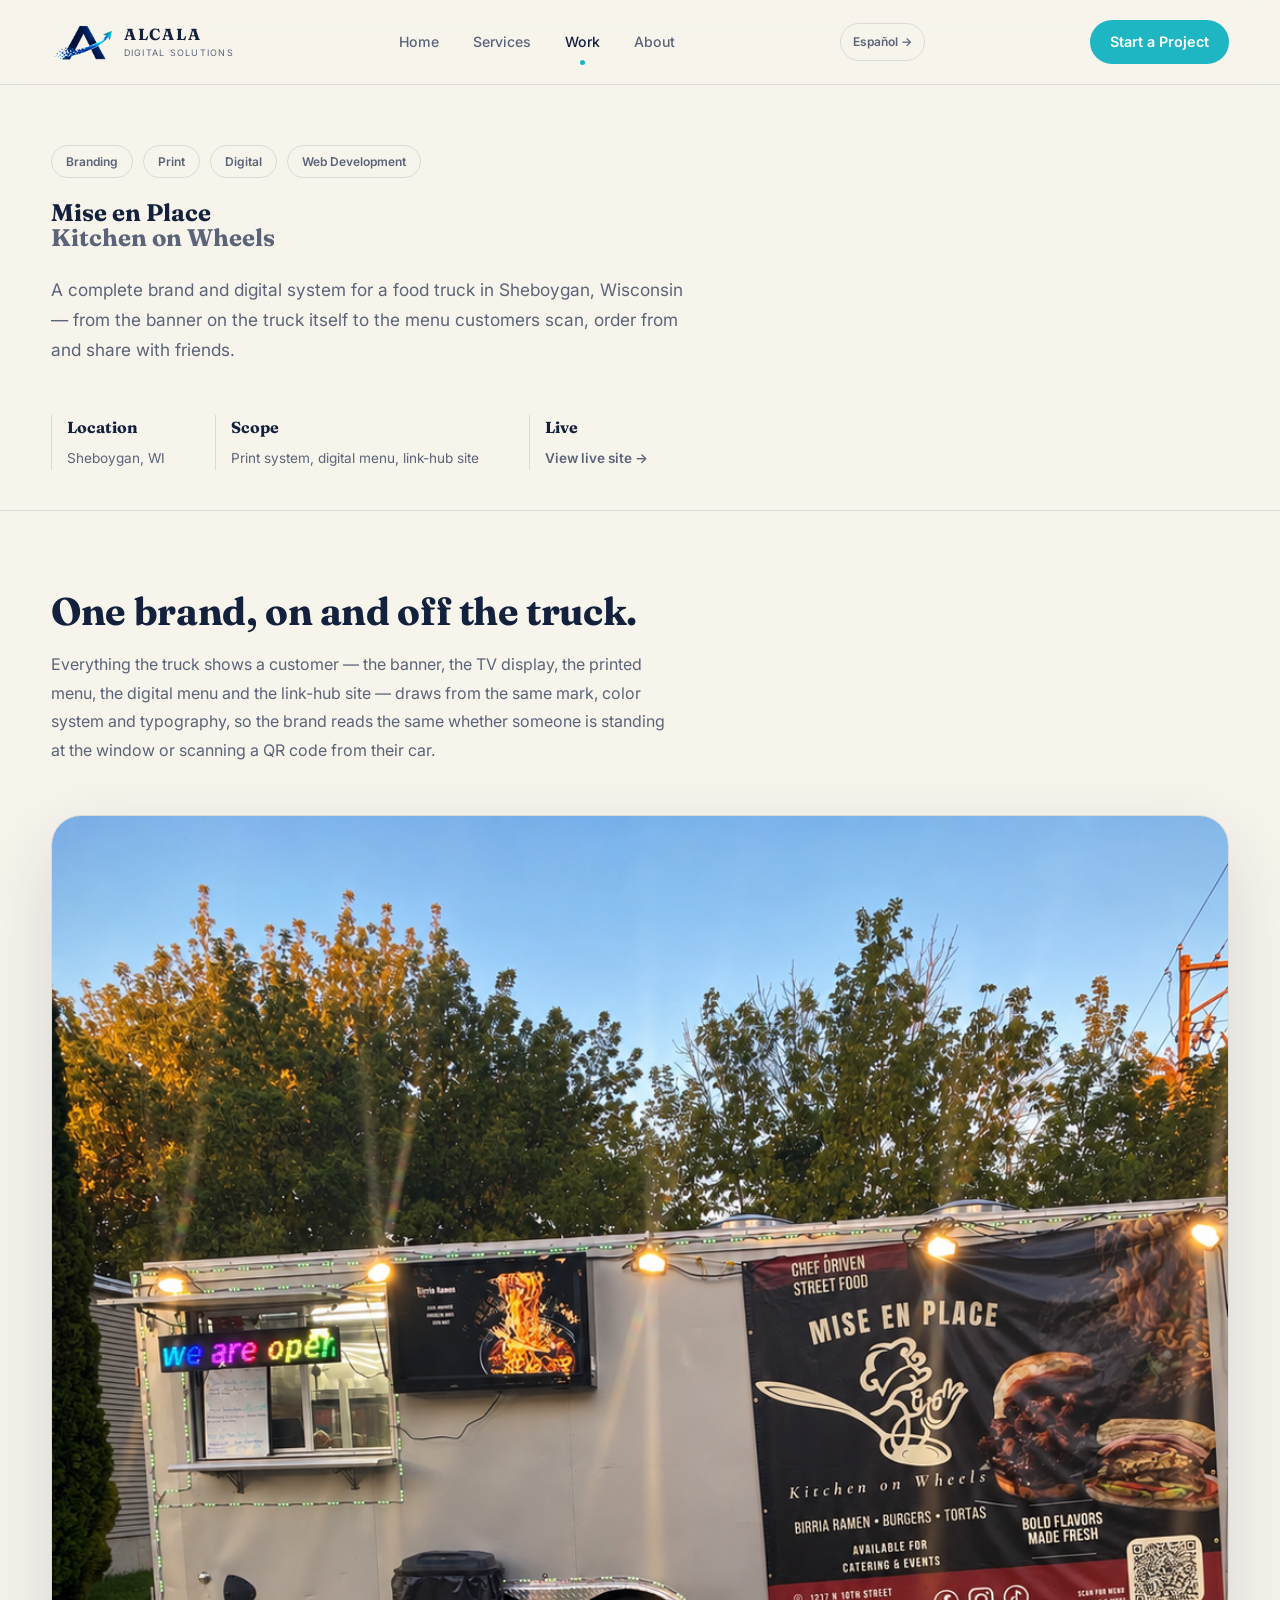
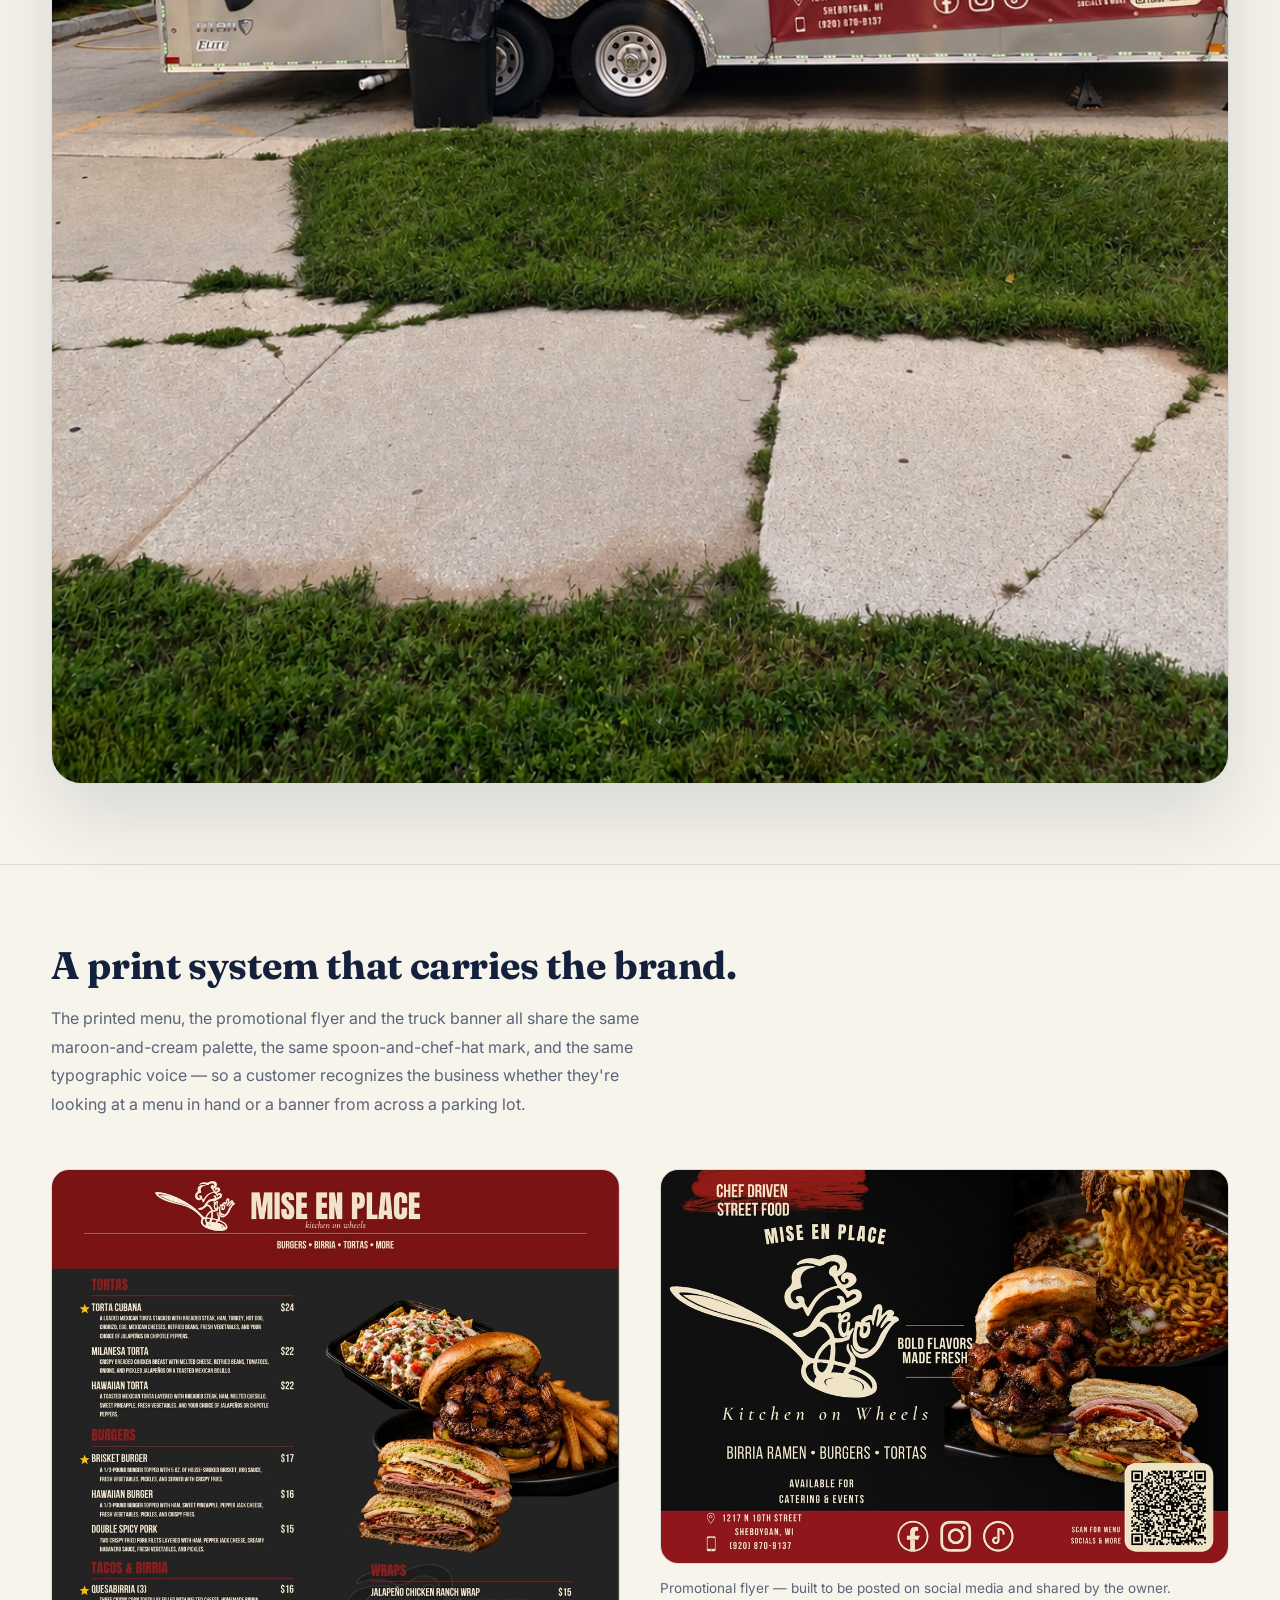
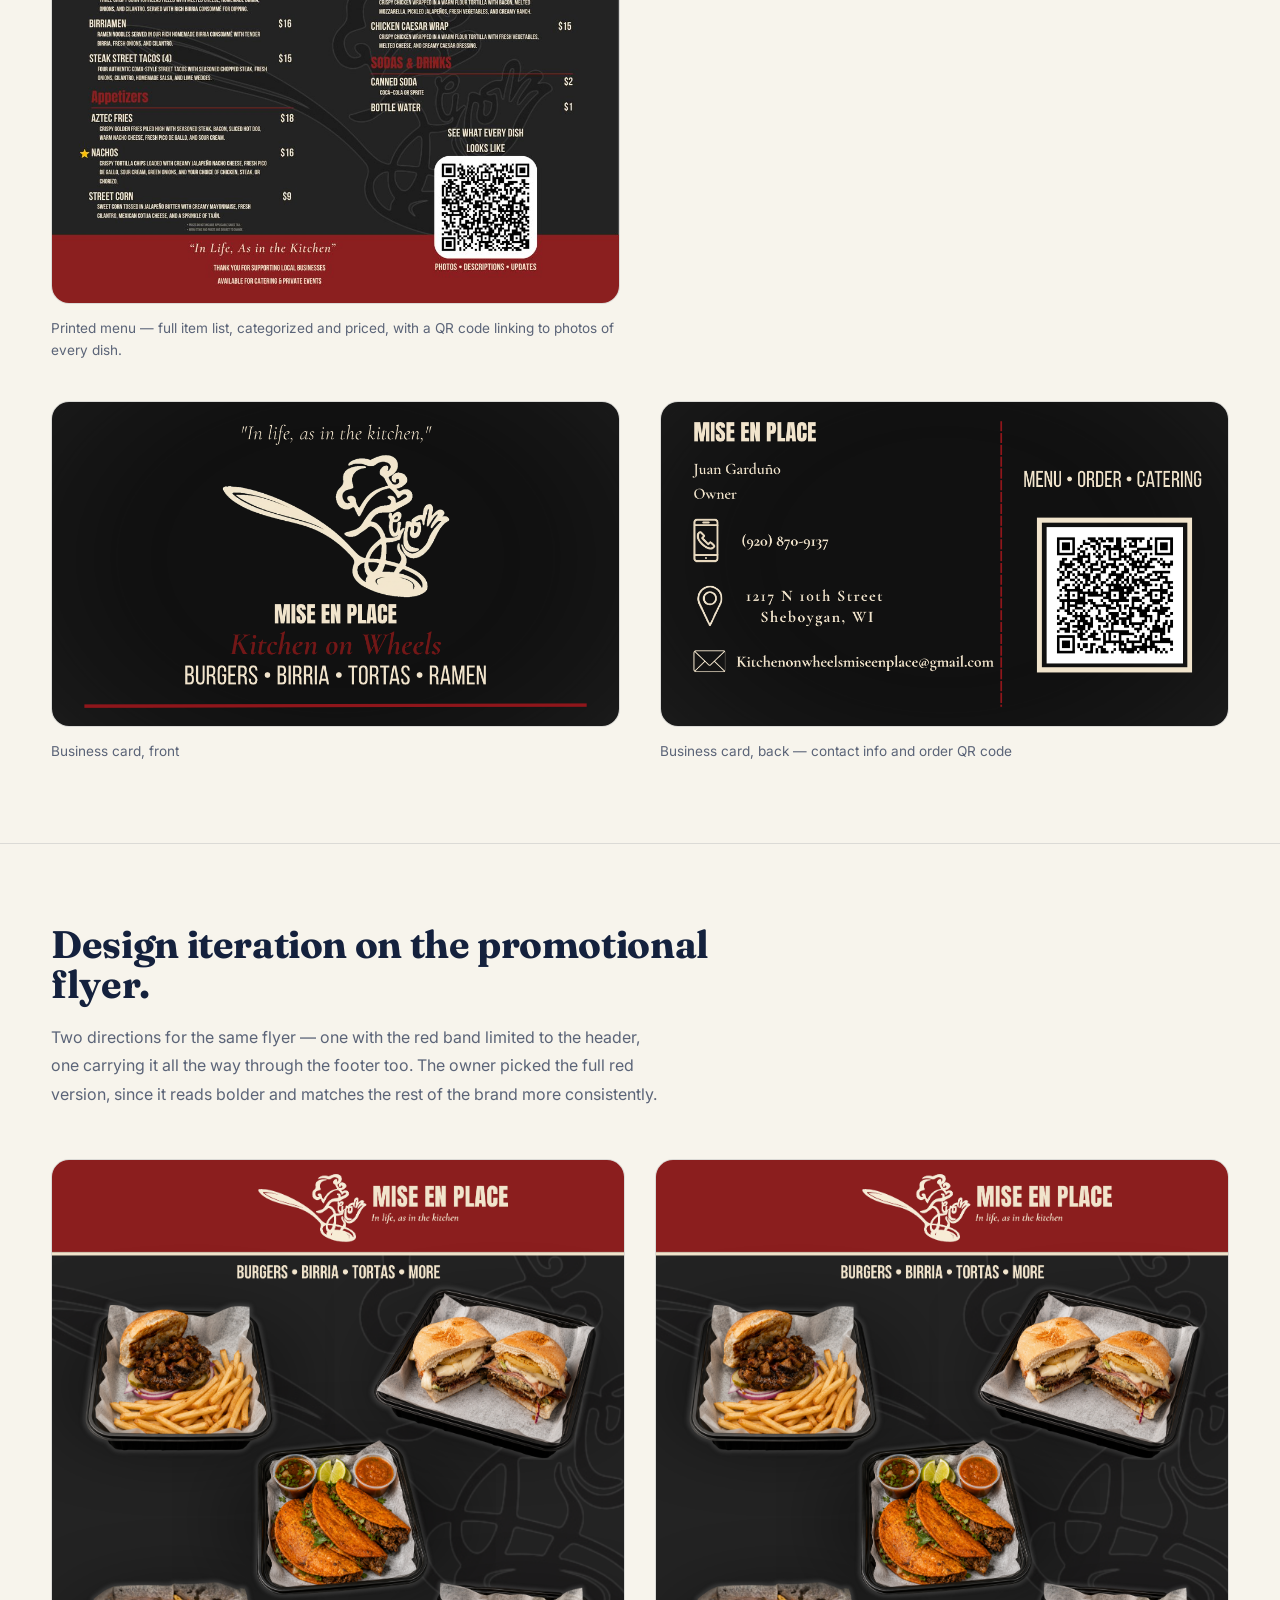
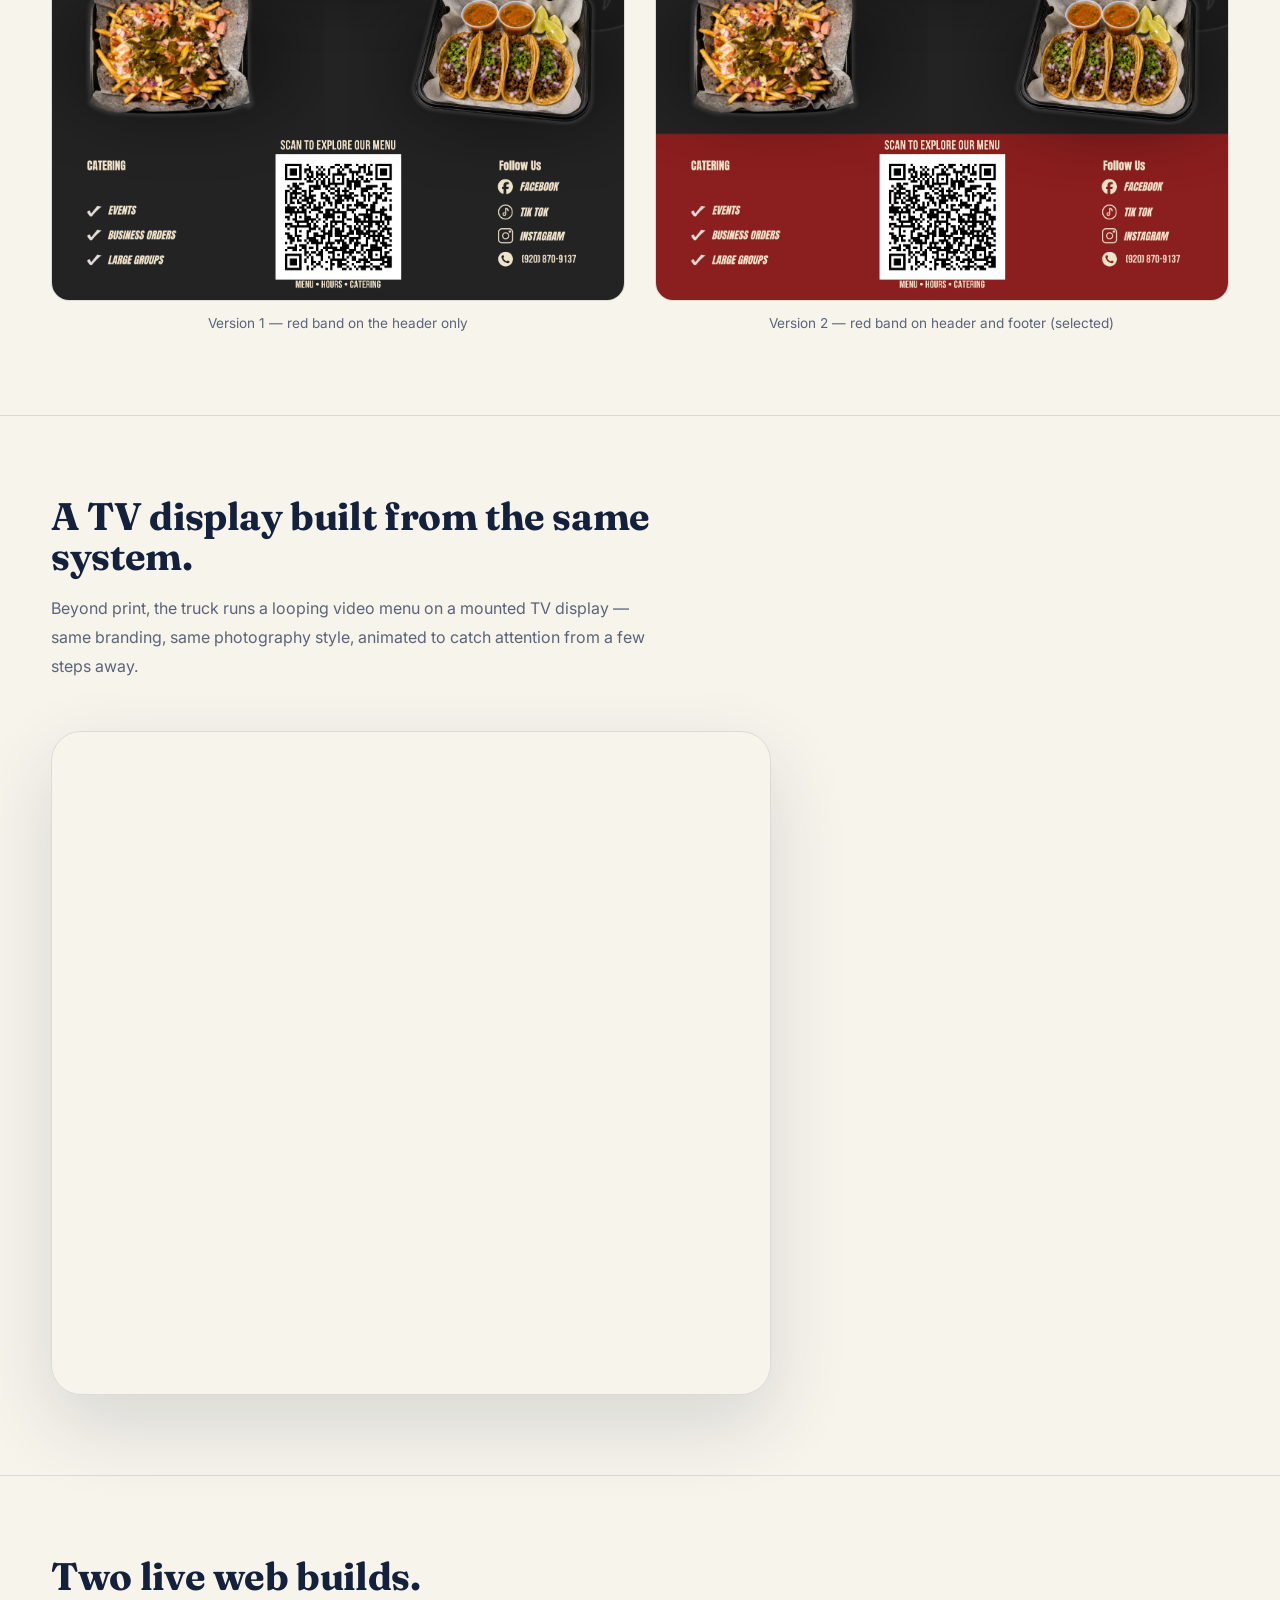
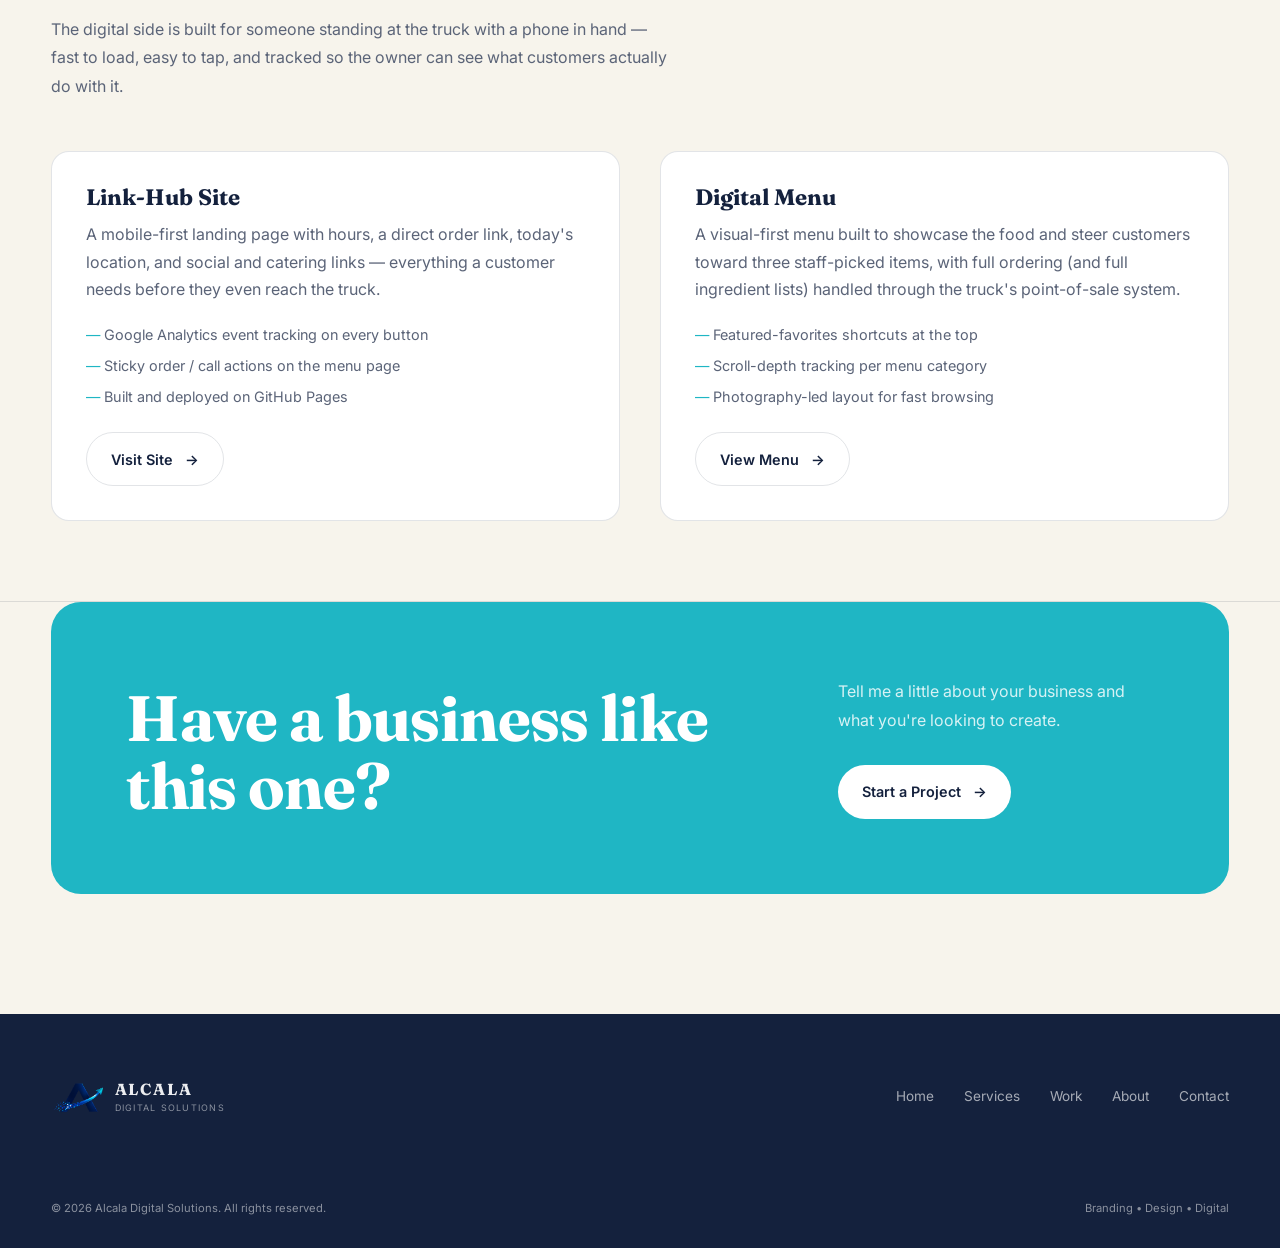
<file: work/mise-en-place.html>
<!DOCTYPE html>
<html lang="en">
<head>
    <!-- Google tag (gtag.js) -->
<script async src="https://www.googletagmanager.com/gtag/js?id=G-TJFR4R140K"></script>
<script>
  window.dataLayer = window.dataLayer || [];
  function gtag(){dataLayer.push(arguments);}
  gtag('js', new Date());

  gtag('config', 'G-TJFR4R140K');
</script>
    <meta charset="UTF-8">
    <meta name="viewport" content="width=device-width, initial-scale=1.0">

    <title>Mise en Place — Case Study | Alcala Digital Solutions</title>

    <meta
        name="description"
        content="A branding, print and web case study for Mise en Place, a Sheboygan, WI food truck: banner, menu, digital menu and link-hub site."
    >

    <link rel="preconnect" href="https://fonts.googleapis.com">
    <link rel="preconnect" href="https://fonts.gstatic.com" crossorigin>

    <link
        href="https://fonts.googleapis.com/css2?family=Inter:wght@400;500;600;700&family=Fraunces:opsz,wght@9..144,500;9..144,600;9..144,700&display=swap"
        rel="stylesheet"
    >

    <link rel="stylesheet" href="../stylesheet.css">

    <style>
        .case-hero {
            padding: 60px 0 40px;
            border-bottom: 1px solid var(--border);
        }

        .case-hero-tags {
            display: flex;
            flex-wrap: wrap;
            gap: 10px;
            margin-bottom: 22px;
        }

        .case-hero-tags span {
            padding: 6px 14px;
            border: 1px solid var(--border);
            border-radius: 999px;
            color: var(--text-muted);
            font-size: 0.75rem;
            font-weight: 600;
        }

        .case-hero h1 {
            max-width: 820px;
        }

        .case-hero p.case-lede {
            max-width: 640px;
            margin-top: 24px;
            color: var(--text-muted);
            font-size: 1.08rem;
            line-height: 1.75;
        }

        .case-meta-row {
            display: flex;
            flex-wrap: wrap;
            gap: 50px;
            margin-top: 50px;
        }

        .case-meta-row div {
            padding-left: 15px;
            border-left: 1px solid var(--border);
        }

        .case-meta-row strong {
            font-family: "Fraunces", serif;
            display: block;
            margin-bottom: 4px;
        }

        .case-meta-row span {
            color: var(--text-muted);
            font-size: 0.85rem;
        }

        .case-section {
            padding: 80px 0;
            border-bottom: 1px solid var(--border);
        }

        .case-section h2 {
            font-size: clamp(1.8rem, 3vw, 2.6rem);
            max-width: 700px;
            margin-bottom: 18px;
        }

        .case-section > .container > p.case-copy {
            max-width: 620px;
            color: var(--text-muted);
            line-height: 1.8;
            margin-bottom: 50px;
        }

        .case-truck-photo {
            border-radius: var(--radius-lg);
            overflow: hidden;
            border: 1px solid var(--border);
            box-shadow: 0 30px 80px rgba(20,33,61,0.14);
        }

        .case-truck-photo img {
            width: 100%;
            display: block;
        }

        .case-print-grid {
            display: grid;
            grid-template-columns: 1fr 1fr;
            gap: 40px;
        }

        .case-print-grid figure {
            margin: 0;
        }

        .case-print-grid img {
            width: 100%;
            border-radius: var(--radius-md);
            border: 1px solid var(--border);
            display: block;
        }

        .case-print-grid figcaption {
            margin-top: 14px;
            color: var(--text-muted);
            font-size: 0.85rem;
        }

        .case-print-grid .span-full {
            grid-column: 1 / -1;
            max-width: 480px;
            margin-inline: auto;
        }

        .case-banner-pair {
            display: grid;
            grid-template-columns: 1fr 1fr;
            gap: 30px;
        }

        .case-banner-pair img {
            width: 100%;
            border-radius: var(--radius-md);
            border: 1px solid var(--border);
            display: block;
        }

        .case-banner-pair figcaption {
            margin-top: 12px;
            color: var(--text-muted);
            font-size: 0.85rem;
            text-align: center;
        }

        .case-web-grid {
            display: grid;
            grid-template-columns: 1fr 1fr;
            gap: 40px;
        }

        .case-web-card {
            border: 1px solid var(--border);
            border-radius: var(--radius-md);
            padding: 34px;
            background: var(--surface);
        }

        .case-web-card h3 {
            font-size: 1.4rem;
            margin-bottom: 12px;
        }

        .case-web-card p {
            color: var(--text-muted);
            margin-bottom: 20px;
            line-height: 1.7;
        }

        .case-web-card ul {
            margin: 0 0 24px;
            padding: 0;
            display: flex;
            flex-direction: column;
            gap: 8px;
        }

        .case-web-card ul li {
            color: var(--text-muted);
            font-size: 0.9rem;
            padding-left: 18px;
            position: relative;
        }

        .case-web-card ul li::before {
            content: "—";
            position: absolute;
            left: 0;
            color: var(--accent);
        }

        .case-video-wrap {
            position: relative;
            width: 100%;
            max-width: 720px;
            padding-top: 56.25%;
            border-radius: var(--radius-lg);
            overflow: hidden;
            border: 1px solid var(--border);
            box-shadow: 0 30px 80px rgba(20,33,61,0.14);
        }

        .case-video-wrap iframe {
            position: absolute;
            top: 0;
            left: 0;
            width: 100%;
            height: 100%;
            border: 0;
        }

        .case-outcomes {
            display: grid;
            grid-template-columns: repeat(3, 1fr);
            gap: 40px;
        }

        .case-outcomes div {
            padding-top: 20px;
            border-top: 1px solid var(--border);
        }

        .case-outcomes strong {
            font-family: "Fraunces", serif;
            display: block;
            font-size: 1.15rem;
            margin-bottom: 8px;
        }

        .case-outcomes p {
            color: var(--text-muted);
            font-size: 0.92rem;
            line-height: 1.7;
        }

        @media (max-width: 800px) {
            .case-print-grid,
            .case-banner-pair,
            .case-web-grid,
            .case-outcomes {
                grid-template-columns: 1fr;
            }

            .case-print-grid .span-full {
                max-width: 100%;
            }
        }
    </style>
</head>

<body>

    <header class="site-header">
        <div class="container nav-container">

            <a href="../index.html" class="brand">
                <span><img src="../images/A-logo-cropped.png" alt="Alcala Digital Solutions Logo" class="header-logo"></span>
                <span class="brand-text">
                    <strong>ALCALA</strong>
                    <small>DIGITAL SOLUTIONS</small>
                </span>
            </a>

            <nav class="main-nav" id="mainNav" aria-label="Main navigation">
                <a href="../index.html">Home</a>
                <a href="../services.html">Services</a>
                <a href="../work.html" class="active">Work</a>
                <a href="../about.html">About</a>
                <a href="../contact.html" class="btn btn-small mobile-cta">Start a Project</a>
            </nav>

            <div class="language-switcher">
                <a href="../es/work/mise-en-place.html" class="language-link">Español <span>→</span></a>
            </div>

            <a href="../contact.html" class="btn btn-small">Start a Project</a>

            <button class="nav-toggle" id="navToggle" aria-label="Toggle menu" aria-expanded="false" aria-controls="mainNav">
                <span></span><span></span><span></span>
            </button>

        </div>
    </header>

    <script>
        (function () {
            var toggle = document.getElementById("navToggle");
            var nav = document.getElementById("mainNav");
            if (!toggle || !nav) return;
            toggle.addEventListener("click", function () {
                var isOpen = nav.classList.toggle("is-open");
                toggle.classList.toggle("is-active", isOpen);
                toggle.setAttribute("aria-expanded", isOpen ? "true" : "false");
                document.body.classList.toggle("nav-locked", isOpen);
            });
            nav.querySelectorAll("a").forEach(function (link) {
                link.addEventListener("click", function () {
                    nav.classList.remove("is-open");
                    toggle.classList.remove("is-active");
                    toggle.setAttribute("aria-expanded", "false");
                    document.body.classList.remove("nav-locked");
                });
            });
        })();
    </script>

    <main>

        <!-- HERO -->
        <section class="case-hero">
            <div class="container">

                <div class="case-hero-tags">
                    <span>Branding</span>
                    <span>Print</span>
                    <span>Digital</span>
                    <span>Web Development</span>
                </div>

                <h1>Mise en Place<br><span style="color: var(--text-muted);">Kitchen on Wheels</span></h1>

                <p class="case-lede">
                    A complete brand and digital system for a food truck in
                    Sheboygan, Wisconsin — from the banner on the truck
                    itself to the menu customers scan, order from and
                    share with friends.
                </p>

                <div class="case-meta-row">
                    <div>
                        <strong>Location</strong>
                        <span>Sheboygan, WI</span>
                    </div>
                    <div>
                        <strong>Scope</strong>
                        <span>Print system, digital menu, link-hub site</span>
                    </div>
                    <div>
                        <strong>Live</strong>
                        <span><a href="https://miseenplacewi.github.io/miseenplace-links/index.html" class="text-link">View live site →</a></span>
                    </div>
                </div>

            </div>
        </section>

        <!-- TRUCK PHOTO -->
        <section class="case-section">
            <div class="container">
                <h2>One brand, on and off the truck.</h2>
                <p class="case-copy">
                    Everything the truck shows a customer — the banner,
                    the TV display, the printed menu, the digital menu and
                    the link-hub site — draws from the same mark, color
                    system and typography, so the brand reads the same
                    whether someone is standing at the window or scanning
                    a QR code from their car.
                </p>

                <div class="case-truck-photo">
                    <img
                        src="../images/work/mise-en-place/cover.png"
                        alt="Mise en Place food truck with banner and TV display in use"
                    >
                </div>
            </div>
        </section>

        <!-- PRINT SYSTEM -->
        <section class="case-section">
            <div class="container">
                <h2>A print system that carries the brand.</h2>
                <p class="case-copy">
                    The printed menu, the promotional flyer and the truck
                    banner all share the same maroon-and-cream palette,
                    the same spoon-and-chef-hat mark, and the same
                    typographic voice — so a customer recognizes the
                    business whether they're looking at a menu in hand or
                    a banner from across a parking lot.
                </p>

                <div class="case-print-grid">
                    <figure>
                        <img src="../images/work/mise-en-place/menu-full.jpg" alt="Mise en Place printed menu, organized by tortas, burgers, tacos and birria, appetizers, wraps and drinks">
                        <figcaption>Printed menu — full item list, categorized and priced, with a QR code linking to photos of every dish.</figcaption>
                    </figure>

                    <figure>
                        <img src="../images/work/mise-en-place/flyer-showcase.jpg" alt="Mise en Place promotional flyer with logo, tagline and menu highlights">
                        <figcaption>Promotional flyer — built to be posted on social media and shared by the owner.</figcaption>
                    </figure>

                    <figure>
                        <img src="../images/work/mise-en-place/business-cards/1.png" alt="Mise en Place business card, logo side">
                        <figcaption>Business card, front</figcaption>
                    </figure>

                    <figure>
                        <img src="../images/work/mise-en-place/business-cards/2.png" alt="Mise en Place business card, contact info and order QR code side">
                        <figcaption>Business card, back — contact info and order QR code</figcaption>
                    </figure>
                </div>
            </div>
        </section>

        <!-- FLYER VARIANTS -->
        <section class="case-section">
            <div class="container">
                <h2>Design iteration on the promotional flyer.</h2>
                <p class="case-copy">
                    Two directions for the same flyer — one with the red
                    band limited to the header, one carrying it all the
                    way through the footer too. The owner picked the full
                    red version, since it reads bolder and matches the
                    rest of the brand more consistently.
                </p>

                <div class="case-banner-pair">
                    <figure>
                        <img src="../images/work/mise-en-place/flyer/flyer-v1.png" alt="Flyer design, version one, red header only">
                        <figcaption>Version 1 — red band on the header only</figcaption>
                    </figure>
                    <figure>
                        <img src="../images/work/mise-en-place/flyer/flyer-v2.png" alt="Flyer design, version two, red header and footer">
                        <figcaption>Version 2 — red band on header and footer (selected)</figcaption>
                    </figure>
                </div>
            </div>
        </section>

        <!-- DIGITAL DISPLAY -->
        <section class="case-section" id="digital-display">
            <div class="container">
                <h2>A TV display built from the same system.</h2>
                <p class="case-copy">
                    Beyond print, the truck runs a looping video menu on a
                    mounted TV display — same branding, same photography
                    style, animated to catch attention from a few steps
                    away.
                </p>

                <div class="case-video-wrap">
                    <iframe
                        src="https://www.youtube.com/embed/exnD0fI1E28"
                        title="Mise en Place TV menu display"
                        allow="accelerometer; autoplay; clipboard-write; encrypted-media; gyroscope; picture-in-picture; web-share"
                        allowfullscreen
                        loading="lazy"
                    ></iframe>
                </div>
            </div>
        </section>

        <!-- WEB WORK -->
        <section class="case-section">
            <div class="container">
                <h2>Two live web builds.</h2>
                <p class="case-copy">
                    The digital side is built for someone standing at the
                    truck with a phone in hand — fast to load, easy to
                    tap, and tracked so the owner can see what customers
                    actually do with it.
                </p>

                <div class="case-web-grid">

                    <div class="case-web-card">
                        <h3>Link-Hub Site</h3>
                        <p>
                            A mobile-first landing page with hours, a
                            direct order link, today's location, and
                            social and catering links — everything a
                            customer needs before they even reach the
                            truck.
                        </p>
                        <ul>
                            <li>Google Analytics event tracking on every button</li>
                            <li>Sticky order / call actions on the menu page</li>
                            <li>Built and deployed on GitHub Pages</li>
                        </ul>
                        <a href="https://miseenplacewi.github.io/miseenplace-links/index.html" class="btn btn-secondary">
                            Visit Site <span>→</span>
                        </a>
                    </div>

                    <div class="case-web-card">
                        <h3>Digital Menu</h3>
                        <p>
                            A visual-first menu built to showcase the food
                            and steer customers toward three staff-picked
                            items, with full ordering (and full
                            ingredient lists) handled through the truck's
                            point-of-sale system.
                        </p>
                        <ul>
                            <li>Featured-favorites shortcuts at the top</li>
                            <li>Scroll-depth tracking per menu category</li>
                            <li>Photography-led layout for fast browsing</li>
                        </ul>
                        <a href="https://miseenplacewi.github.io/miseenplace-links/menu.html" class="btn btn-secondary">
                            View Menu <span>→</span>
                        </a>
                    </div>

                </div>
            </div>
        </section>

        <!-- CTA -->
        <section class="cta-section">
            <div class="container">
                <div class="cta-card">
                    <div>
                        <h2>Have a business like this one?</h2>
                    </div>
                    <div class="cta-content">
                        <p>
                            Tell me a little about your business and what
                            you're looking to create.
                        </p>
                        <a href="../contact.html" class="btn btn-light">
                            Start a Project <span>→</span>
                        </a>
                    </div>
                </div>
            </div>
        </section>

    </main>

    <footer class="site-footer">
        <div class="container">
            <div class="footer-top">
                <a href="../index.html" class="brand footer-brand">
                    <span><img src="../images/A-logo-cropped.png" alt="Alcala Digital Solutions Logo" class="footer-logo"></span>
                    <span class="brand-text">
                        <strong>ALCALA</strong>
                        <small>DIGITAL SOLUTIONS</small>
                    </span>
                </a>
                <nav class="footer-nav">
                    <a href="../index.html">Home</a>
                    <a href="../services.html">Services</a>
                    <a href="../work.html">Work</a>
                    <a href="../about.html">About</a>
                    <a href="../contact.html">Contact</a>
                </nav>
            </div>
            <div class="footer-bottom">
                <p>© 2026 Alcala Digital Solutions. All rights reserved.</p>
                <p>Branding • Design • Digital</p>
            </div>
        </div>
    </footer>

</body>
</html>
</file>
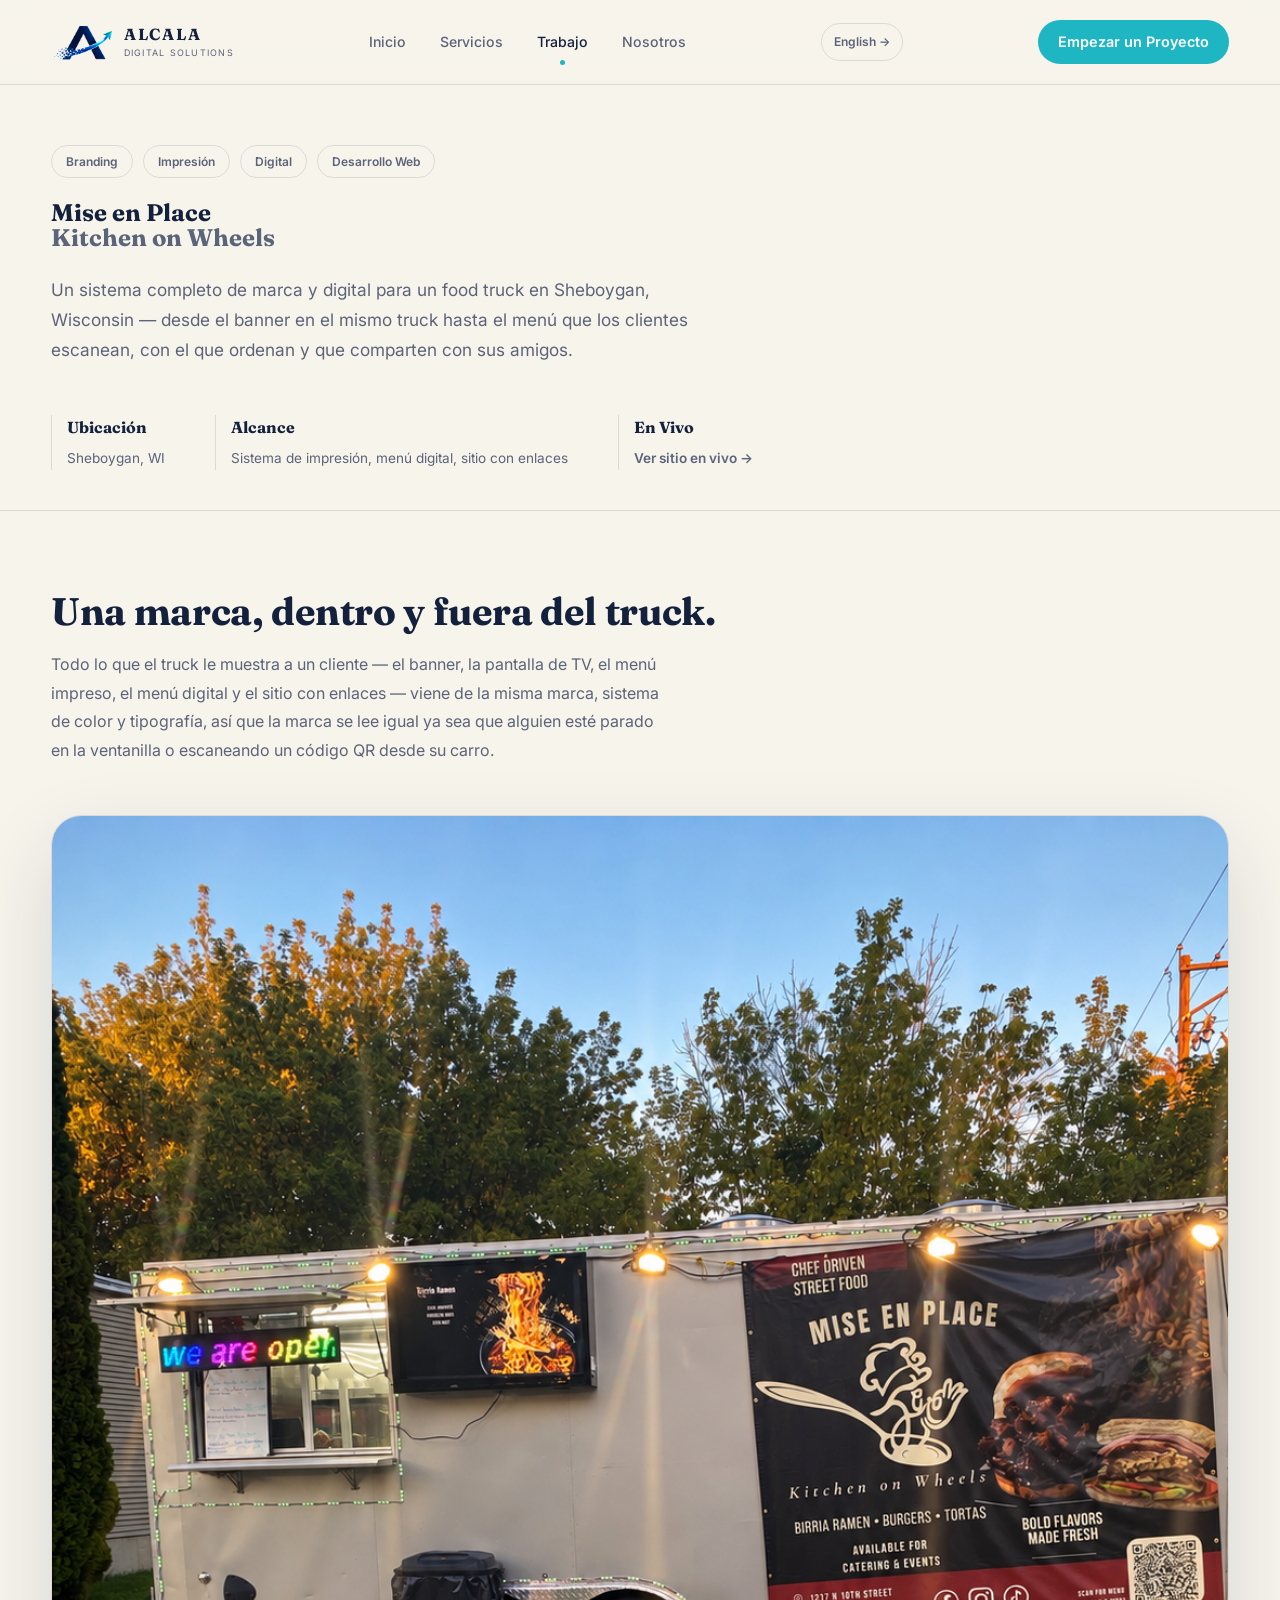
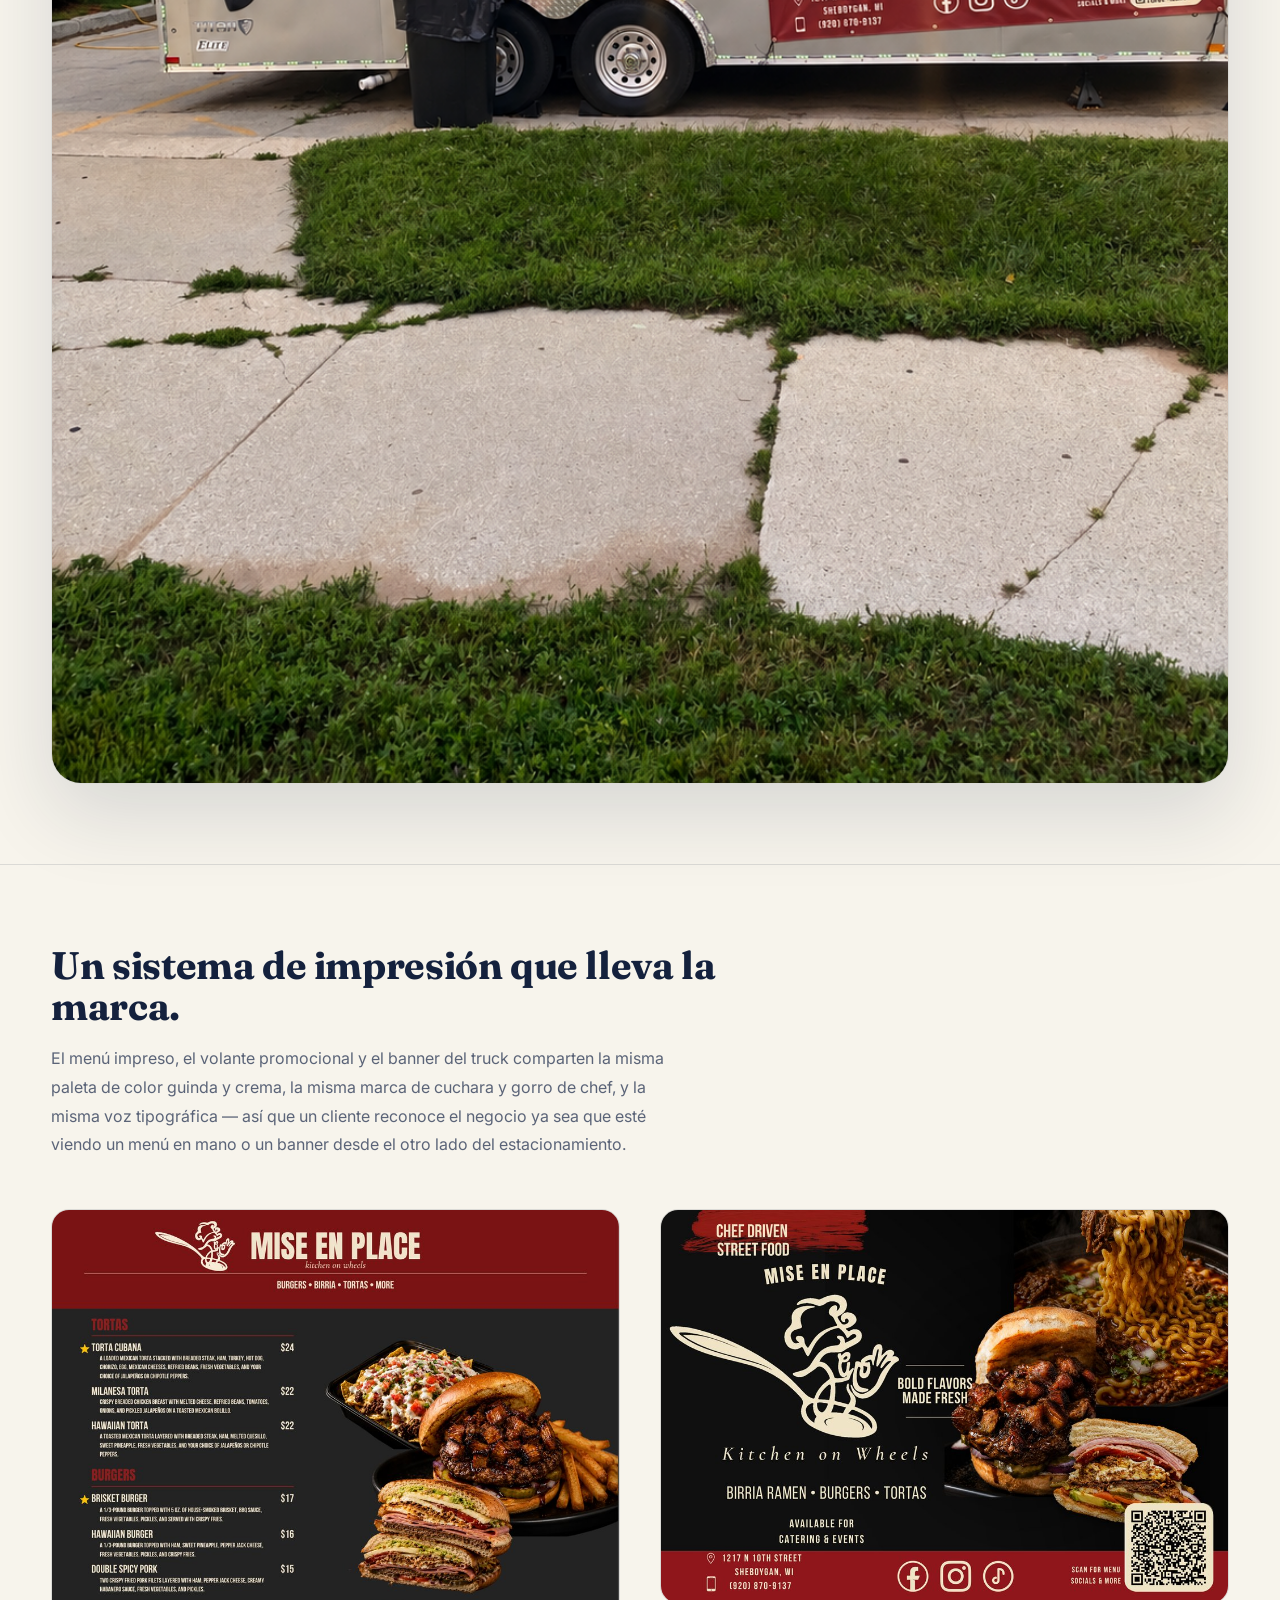
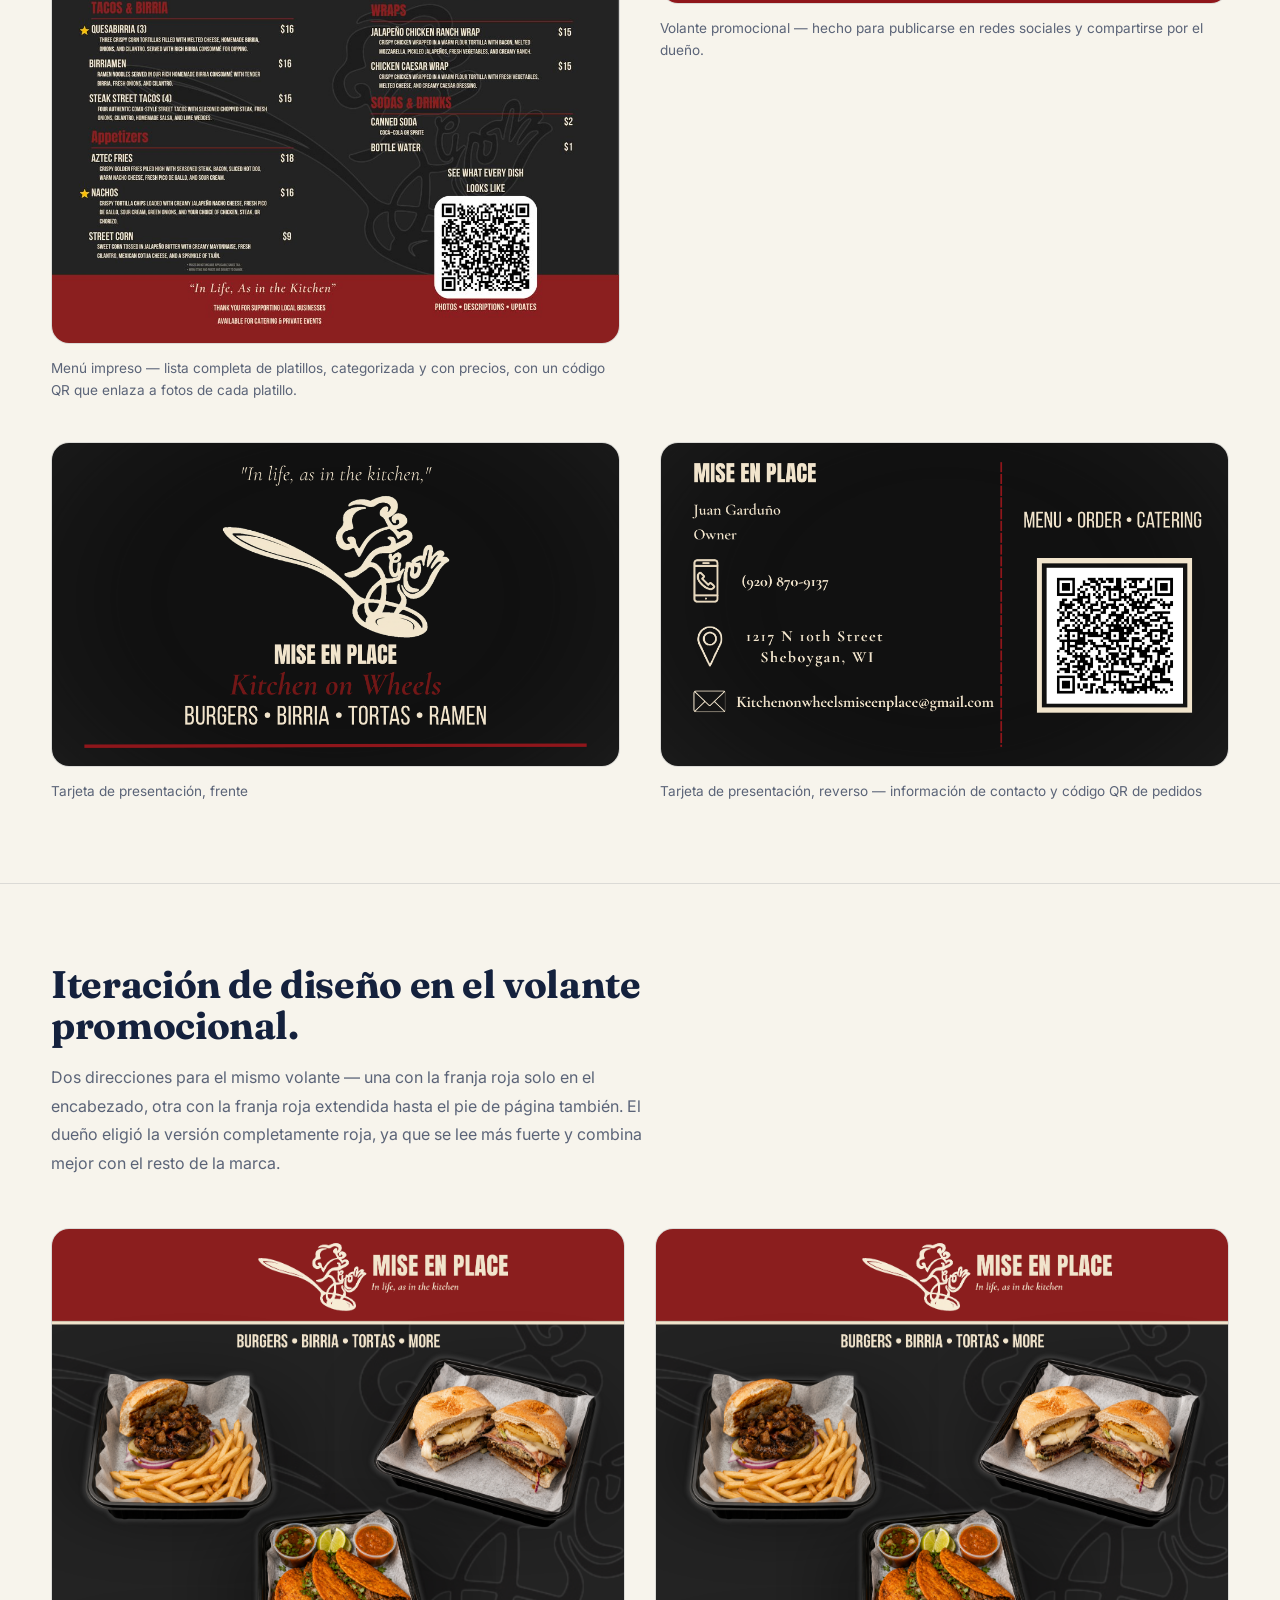
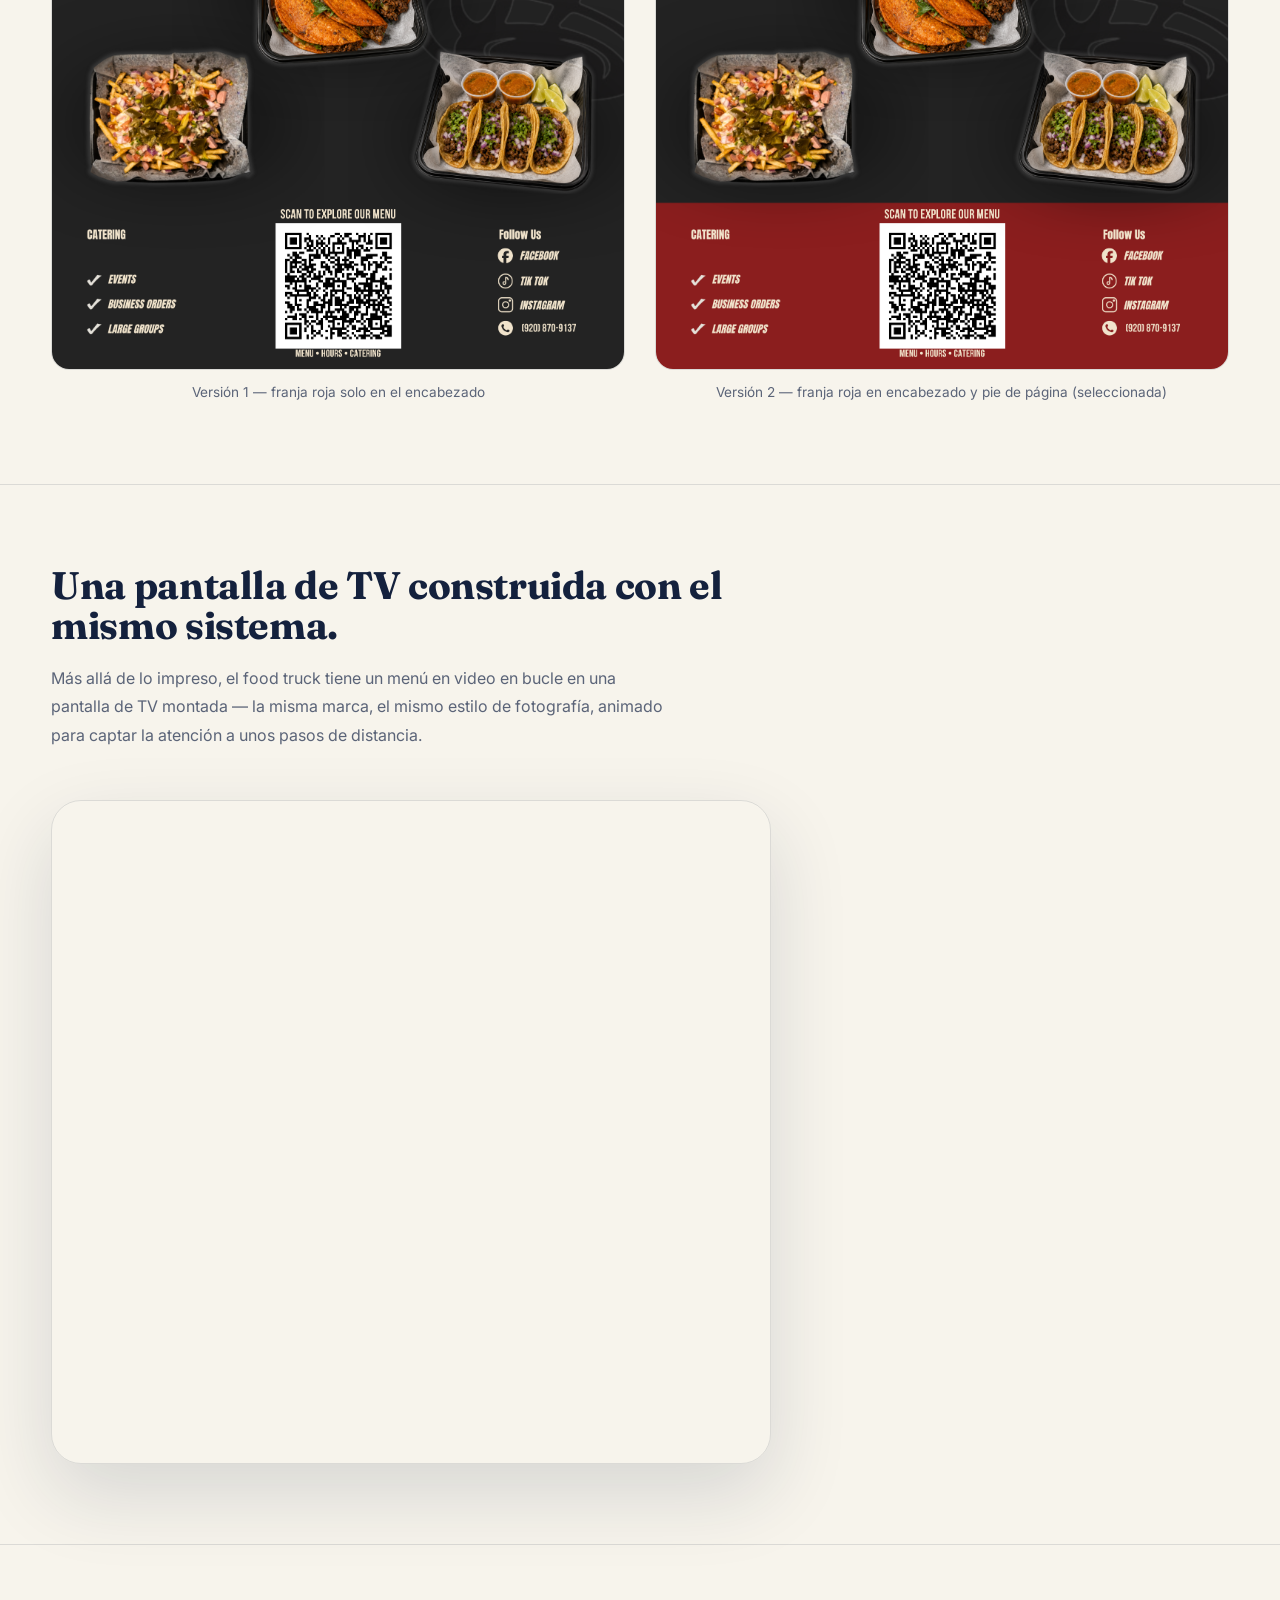
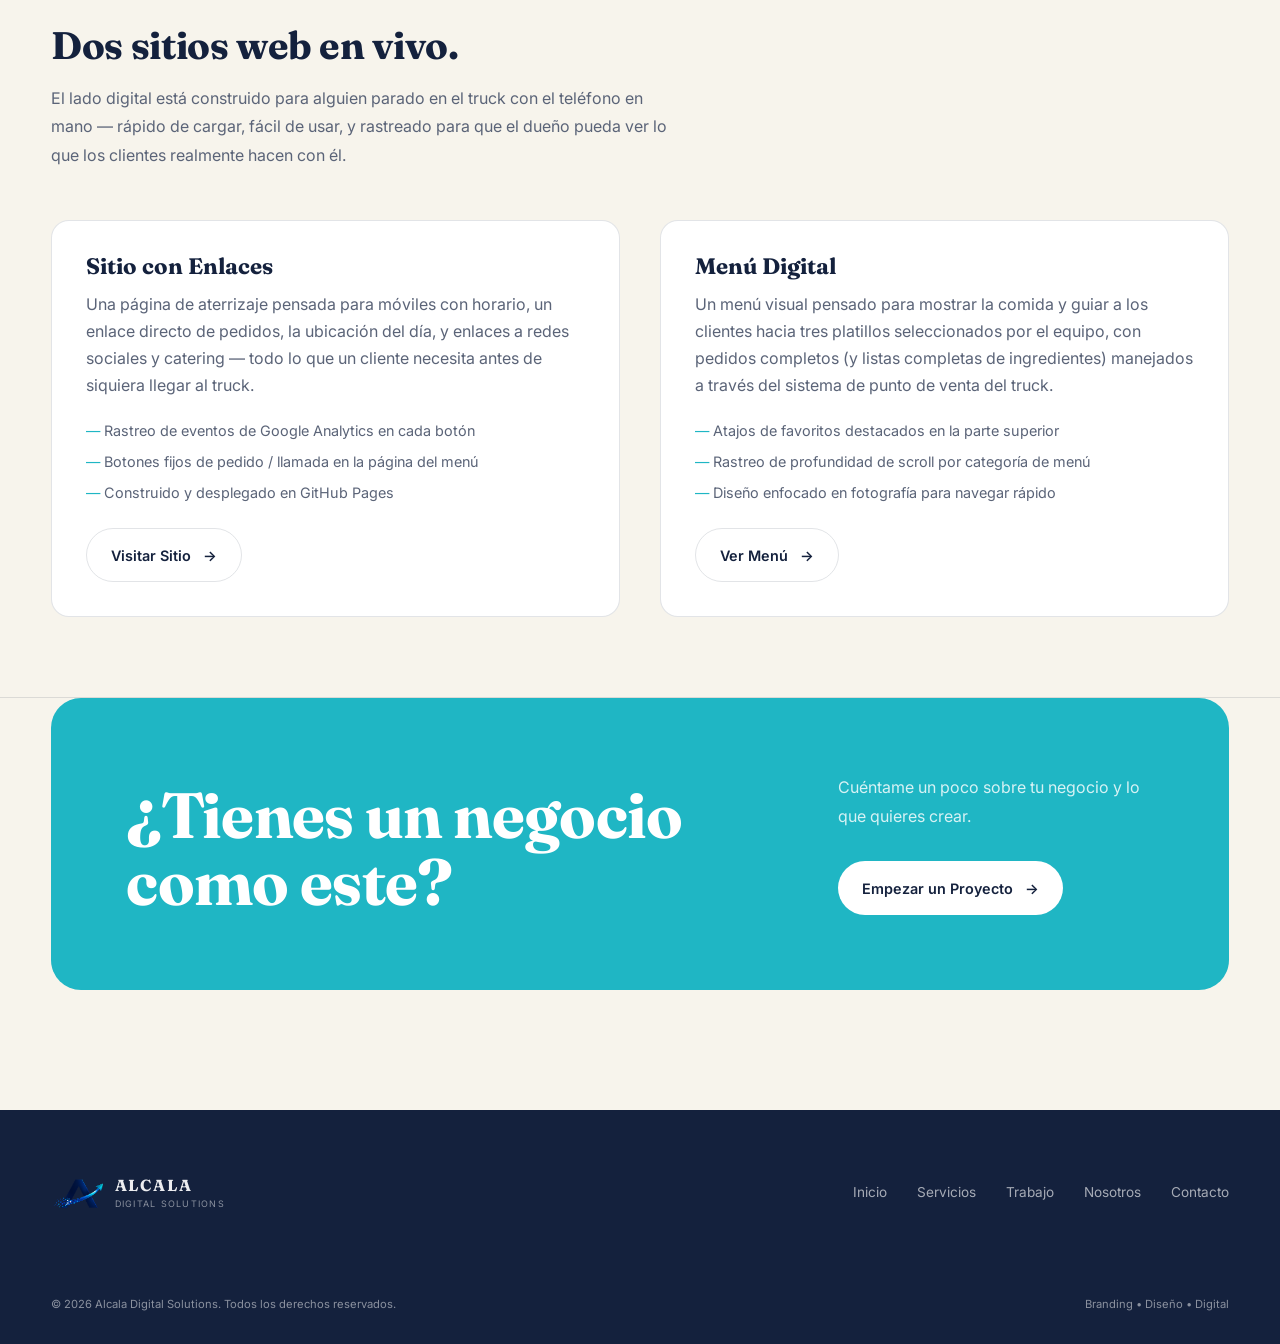
<file: es/work/mise-en-place.html>
<!DOCTYPE html>
<html lang="es">
<head>
    <!-- Google tag (gtag.js) -->
<script async src="https://www.googletagmanager.com/gtag/js?id=G-TJFR4R140K"></script>
<script>
  window.dataLayer = window.dataLayer || [];
  function gtag(){dataLayer.push(arguments);}
  gtag('js', new Date());

  gtag('config', 'G-TJFR4R140K');
</script>
    <meta charset="UTF-8">
    <meta name="viewport" content="width=device-width, initial-scale=1.0">

    <title>Mise en Place — Caso de Estudio | Alcala Digital Solutions</title>

    <meta
        name="description"
        content="Un caso de estudio de branding, impresión y web para Mise en Place, un food truck en Sheboygan, WI: banner, menú, menú digital y sitio con enlaces."
    >

    <link rel="preconnect" href="https://fonts.googleapis.com">
    <link rel="preconnect" href="https://fonts.gstatic.com" crossorigin>

    <link
        href="https://fonts.googleapis.com/css2?family=Inter:wght@400;500;600;700&family=Fraunces:opsz,wght@9..144,500;9..144,600;9..144,700&display=swap"
        rel="stylesheet"
    >

    <link rel="stylesheet" href="../../stylesheet.css">

    <style>
        .case-hero {
            padding: 60px 0 40px;
            border-bottom: 1px solid var(--border);
        }

        .case-hero-tags {
            display: flex;
            flex-wrap: wrap;
            gap: 10px;
            margin-bottom: 22px;
        }

        .case-hero-tags span {
            padding: 6px 14px;
            border: 1px solid var(--border);
            border-radius: 999px;
            color: var(--text-muted);
            font-size: 0.75rem;
            font-weight: 600;
        }

        .case-hero h1 {
            max-width: 820px;
        }

        .case-hero p.case-lede {
            max-width: 640px;
            margin-top: 24px;
            color: var(--text-muted);
            font-size: 1.08rem;
            line-height: 1.75;
        }

        .case-meta-row {
            display: flex;
            flex-wrap: wrap;
            gap: 50px;
            margin-top: 50px;
        }

        .case-meta-row div {
            padding-left: 15px;
            border-left: 1px solid var(--border);
        }

        .case-meta-row strong {
            font-family: "Fraunces", serif;
            display: block;
            margin-bottom: 4px;
        }

        .case-meta-row span {
            color: var(--text-muted);
            font-size: 0.85rem;
        }

        .case-section {
            padding: 80px 0;
            border-bottom: 1px solid var(--border);
        }

        .case-section h2 {
            font-size: clamp(1.8rem, 3vw, 2.6rem);
            max-width: 700px;
            margin-bottom: 18px;
        }

        .case-section > .container > p.case-copy {
            max-width: 620px;
            color: var(--text-muted);
            line-height: 1.8;
            margin-bottom: 50px;
        }

        .case-truck-photo {
            border-radius: var(--radius-lg);
            overflow: hidden;
            border: 1px solid var(--border);
            box-shadow: 0 30px 80px rgba(20,33,61,0.14);
        }

        .case-truck-photo img {
            width: 100%;
            display: block;
        }

        .case-print-grid {
            display: grid;
            grid-template-columns: 1fr 1fr;
            gap: 40px;
        }

        .case-print-grid figure {
            margin: 0;
        }

        .case-print-grid img {
            width: 100%;
            border-radius: var(--radius-md);
            border: 1px solid var(--border);
            display: block;
        }

        .case-print-grid figcaption {
            margin-top: 14px;
            color: var(--text-muted);
            font-size: 0.85rem;
        }

        .case-print-grid .span-full {
            grid-column: 1 / -1;
            max-width: 480px;
            margin-inline: auto;
        }

        .case-banner-pair {
            display: grid;
            grid-template-columns: 1fr 1fr;
            gap: 30px;
        }

        .case-banner-pair img {
            width: 100%;
            border-radius: var(--radius-md);
            border: 1px solid var(--border);
            display: block;
        }

        .case-banner-pair figcaption {
            margin-top: 12px;
            color: var(--text-muted);
            font-size: 0.85rem;
            text-align: center;
        }

        .case-video-wrap {
            position: relative;
            width: 100%;
            max-width: 720px;
            padding-top: 56.25%;
            border-radius: var(--radius-lg);
            overflow: hidden;
            border: 1px solid var(--border);
            box-shadow: 0 30px 80px rgba(20,33,61,0.14);
        }

        .case-video-wrap iframe {
            position: absolute;
            top: 0;
            left: 0;
            width: 100%;
            height: 100%;
            border: 0;
        }

        .case-web-grid {
            display: grid;
            grid-template-columns: 1fr 1fr;
            gap: 40px;
        }

        .case-web-card {
            border: 1px solid var(--border);
            border-radius: var(--radius-md);
            padding: 34px;
            background: var(--surface);
        }

        .case-web-card h3 {
            font-size: 1.4rem;
            margin-bottom: 12px;
        }

        .case-web-card p {
            color: var(--text-muted);
            margin-bottom: 20px;
            line-height: 1.7;
        }

        .case-web-card ul {
            margin: 0 0 24px;
            padding: 0;
            display: flex;
            flex-direction: column;
            gap: 8px;
        }

        .case-web-card ul li {
            color: var(--text-muted);
            font-size: 0.9rem;
            padding-left: 18px;
            position: relative;
        }

        .case-web-card ul li::before {
            content: "—";
            position: absolute;
            left: 0;
            color: var(--accent);
        }

        .case-outcomes {
            display: grid;
            grid-template-columns: repeat(3, 1fr);
            gap: 40px;
        }

        .case-outcomes div {
            padding-top: 20px;
            border-top: 1px solid var(--border);
        }

        .case-outcomes strong {
            font-family: "Fraunces", serif;
            display: block;
            font-size: 1.15rem;
            margin-bottom: 8px;
        }

        .case-outcomes p {
            color: var(--text-muted);
            font-size: 0.92rem;
            line-height: 1.7;
        }

        @media (max-width: 800px) {
            .case-print-grid,
            .case-banner-pair,
            .case-web-grid,
            .case-outcomes {
                grid-template-columns: 1fr;
            }

            .case-print-grid .span-full {
                max-width: 100%;
            }
        }
    </style>
</head>

<body>

    <header class="site-header">
        <div class="container nav-container">

            <a href="../index.html" class="brand">
                <span><img src="../../images/A-logo-cropped.png" alt="Logo de Alcala Digital Solutions" class="header-logo"></span>
                <span class="brand-text">
                    <strong>ALCALA</strong>
                    <small>DIGITAL SOLUTIONS</small>
                </span>
            </a>

            <nav class="main-nav" id="mainNav" aria-label="Navegación principal">
                <a href="../index.html">Inicio</a>
                <a href="../services.html">Servicios</a>
                <a href="../work.html" class="active">Trabajo</a>
                <a href="../about.html">Nosotros</a>
                <a href="../contact.html" class="btn btn-small mobile-cta">Empezar un Proyecto</a>
            </nav>

            <div class="language-switcher">
                <a href="../../work/mise-en-place.html" class="language-link">English <span>→</span></a>
            </div>

            <a href="../contact.html" class="btn btn-small">Empezar un Proyecto</a>

            <button class="nav-toggle" id="navToggle" aria-label="Abrir menú" aria-expanded="false" aria-controls="mainNav">
                <span></span><span></span><span></span>
            </button>

        </div>
    </header>

    <script>
        (function () {
            var toggle = document.getElementById("navToggle");
            var nav = document.getElementById("mainNav");
            if (!toggle || !nav) return;
            toggle.addEventListener("click", function () {
                var isOpen = nav.classList.toggle("is-open");
                toggle.classList.toggle("is-active", isOpen);
                toggle.setAttribute("aria-expanded", isOpen ? "true" : "false");
                document.body.classList.toggle("nav-locked", isOpen);
            });
            nav.querySelectorAll("a").forEach(function (link) {
                link.addEventListener("click", function () {
                    nav.classList.remove("is-open");
                    toggle.classList.remove("is-active");
                    toggle.setAttribute("aria-expanded", "false");
                    document.body.classList.remove("nav-locked");
                });
            });
        })();
    </script>

    <main>

        <!-- HERO -->
        <section class="case-hero">
            <div class="container">

                <div class="case-hero-tags">
                    <span>Branding</span>
                    <span>Impresión</span>
                    <span>Digital</span>
                    <span>Desarrollo Web</span>
                </div>

                <h1>Mise en Place<br><span style="color: var(--text-muted);">Kitchen on Wheels</span></h1>

                <p class="case-lede">
                    Un sistema completo de marca y digital para un food
                    truck en Sheboygan, Wisconsin — desde el banner en el
                    mismo truck hasta el menú que los clientes escanean,
                    con el que ordenan y que comparten con sus amigos.
                </p>

                <div class="case-meta-row">
                    <div>
                        <strong>Ubicación</strong>
                        <span>Sheboygan, WI</span>
                    </div>
                    <div>
                        <strong>Alcance</strong>
                        <span>Sistema de impresión, menú digital, sitio con enlaces</span>
                    </div>
                    <div>
                        <strong>En Vivo</strong>
                        <span><a href="https://miseenplacewi.github.io/miseenplace-links/index.html" class="text-link">Ver sitio en vivo →</a></span>
                    </div>
                </div>

            </div>
        </section>

        <!-- TRUCK PHOTO -->
        <section class="case-section">
            <div class="container">
                <h2>Una marca, dentro y fuera del truck.</h2>
                <p class="case-copy">
                    Todo lo que el truck le muestra a un cliente — el
                    banner, la pantalla de TV, el menú impreso, el menú
                    digital y el sitio con enlaces — viene de la misma
                    marca, sistema de color y tipografía, así que la marca
                    se lee igual ya sea que alguien esté parado en la
                    ventanilla o escaneando un código QR desde su carro.
                </p>

                <div class="case-truck-photo">
                    <img
                        src="../../images/work/mise-en-place/cover.png"
                        alt="Food truck de Mise en Place con banner y pantalla de TV en uso"
                    >
                </div>
            </div>
        </section>

        <!-- PRINT SYSTEM -->
        <section class="case-section">
            <div class="container">
                <h2>Un sistema de impresión que lleva la marca.</h2>
                <p class="case-copy">
                    El menú impreso, el volante promocional y el banner del
                    truck comparten la misma paleta de color guinda y
                    crema, la misma marca de cuchara y gorro de chef, y la
                    misma voz tipográfica — así que un cliente reconoce el
                    negocio ya sea que esté viendo un menú en mano o un
                    banner desde el otro lado del estacionamiento.
                </p>

                <div class="case-print-grid">
                    <figure>
                        <img src="../../images/work/mise-en-place/menu-full.jpg" alt="Menú impreso de Mise en Place, organizado por tortas, burgers, tacos y birria, entradas, wraps y bebidas">
                        <figcaption>Menú impreso — lista completa de platillos, categorizada y con precios, con un código QR que enlaza a fotos de cada platillo.</figcaption>
                    </figure>

                    <figure>
                        <img src="../../images/work/mise-en-place/flyer-showcase.jpg" alt="Volante promocional de Mise en Place con logo, eslogan y platillos destacados">
                        <figcaption>Volante promocional — hecho para publicarse en redes sociales y compartirse por el dueño.</figcaption>
                    </figure>

                    <figure>
                        <img src="../../images/work/mise-en-place/business-cards/1.png" alt="Tarjeta de presentación de Mise en Place, lado del logo">
                        <figcaption>Tarjeta de presentación, frente</figcaption>
                    </figure>

                    <figure>
                        <img src="../../images/work/mise-en-place/business-cards/2.png" alt="Tarjeta de presentación de Mise en Place, lado con información de contacto y código QR de pedidos">
                        <figcaption>Tarjeta de presentación, reverso — información de contacto y código QR de pedidos</figcaption>
                    </figure>
                </div>
            </div>
        </section>

        <!-- FLYER VARIANTS -->
        <section class="case-section">
            <div class="container">
                <h2>Iteración de diseño en el volante promocional.</h2>
                <p class="case-copy">
                    Dos direcciones para el mismo volante — una con la
                    franja roja solo en el encabezado, otra con la franja
                    roja extendida hasta el pie de página también. El
                    dueño eligió la versión completamente roja, ya que se
                    lee más fuerte y combina mejor con el resto de la
                    marca.
                </p>

                <div class="case-banner-pair">
                    <figure>
                        <img src="../../images/work/mise-en-place/flyer/flyer-v1.png" alt="Diseño de volante, versión uno, franja roja solo en el encabezado">
                        <figcaption>Versión 1 — franja roja solo en el encabezado</figcaption>
                    </figure>
                    <figure>
                        <img src="../../images/work/mise-en-place/flyer/flyer-v2.png" alt="Diseño de volante, versión dos, franja roja en encabezado y pie de página">
                        <figcaption>Versión 2 — franja roja en encabezado y pie de página (seleccionada)</figcaption>
                    </figure>
                </div>
            </div>
        </section>

        <!-- DIGITAL DISPLAY -->
        <section class="case-section" id="digital-display">
            <div class="container">
                <h2>Una pantalla de TV construida con el mismo sistema.</h2>
                <p class="case-copy">
                    Más allá de lo impreso, el food truck tiene un menú en
                    video en bucle en una pantalla de TV montada — la
                    misma marca, el mismo estilo de fotografía, animado
                    para captar la atención a unos pasos de distancia.
                </p>

                <div class="case-video-wrap">
                    <iframe
                        src="https://www.youtube.com/embed/exnD0fI1E28"
                        title="Pantalla de menú de TV de Mise en Place"
                        allow="accelerometer; autoplay; clipboard-write; encrypted-media; gyroscope; picture-in-picture; web-share"
                        allowfullscreen
                        loading="lazy"
                    ></iframe>
                </div>
            </div>
        </section>

        <!-- WEB WORK -->
        <section class="case-section">
            <div class="container">
                <h2>Dos sitios web en vivo.</h2>
                <p class="case-copy">
                    El lado digital está construido para alguien parado en
                    el truck con el teléfono en mano — rápido de cargar,
                    fácil de usar, y rastreado para que el dueño pueda ver
                    lo que los clientes realmente hacen con él.
                </p>

                <div class="case-web-grid">

                    <div class="case-web-card">
                        <h3>Sitio con Enlaces</h3>
                        <p>
                            Una página de aterrizaje pensada para móviles
                            con horario, un enlace directo de pedidos, la
                            ubicación del día, y enlaces a redes sociales y
                            catering — todo lo que un cliente necesita
                            antes de siquiera llegar al truck.
                        </p>
                        <ul>
                            <li>Rastreo de eventos de Google Analytics en cada botón</li>
                            <li>Botones fijos de pedido / llamada en la página del menú</li>
                            <li>Construido y desplegado en GitHub Pages</li>
                        </ul>
                        <a href="https://miseenplacewi.github.io/miseenplace-links/index.html" class="btn btn-secondary">
                            Visitar Sitio <span>→</span>
                        </a>
                    </div>

                    <div class="case-web-card">
                        <h3>Menú Digital</h3>
                        <p>
                            Un menú visual pensado para mostrar la comida y
                            guiar a los clientes hacia tres platillos
                            seleccionados por el equipo, con pedidos
                            completos (y listas completas de ingredientes)
                            manejados a través del sistema de punto de
                            venta del truck.
                        </p>
                        <ul>
                            <li>Atajos de favoritos destacados en la parte superior</li>
                            <li>Rastreo de profundidad de scroll por categoría de menú</li>
                            <li>Diseño enfocado en fotografía para navegar rápido</li>
                        </ul>
                        <a href="https://miseenplacewi.github.io/miseenplace-links/menu.html" class="btn btn-secondary">
                            Ver Menú <span>→</span>
                        </a>
                    </div>

                </div>
            </div>
        </section>

        <!-- CTA -->
        <section class="cta-section">
            <div class="container">
                <div class="cta-card">
                    <div>
                        <h2>¿Tienes un negocio como este?</h2>
                    </div>
                    <div class="cta-content">
                        <p>
                            Cuéntame un poco sobre tu negocio y lo que
                            quieres crear.
                        </p>
                        <a href="../contact.html" class="btn btn-light">
                            Empezar un Proyecto <span>→</span>
                        </a>
                    </div>
                </div>
            </div>
        </section>

    </main>

    <footer class="site-footer">
        <div class="container">
            <div class="footer-top">
                <a href="../index.html" class="brand footer-brand">
                    <span><img src="../../images/A-logo-cropped.png" alt="Logo de Alcala Digital Solutions" class="footer-logo"></span>
                    <span class="brand-text">
                        <strong>ALCALA</strong>
                        <small>DIGITAL SOLUTIONS</small>
                    </span>
                </a>
                <nav class="footer-nav">
                    <a href="../index.html">Inicio</a>
                    <a href="../services.html">Servicios</a>
                    <a href="../work.html">Trabajo</a>
                    <a href="../about.html">Nosotros</a>
                    <a href="../contact.html">Contacto</a>
                </nav>
            </div>
            <div class="footer-bottom">
                <p>© 2026 Alcala Digital Solutions. Todos los derechos reservados.</p>
                <p>Branding • Diseño • Digital</p>
            </div>
        </div>
    </footer>

</body>
</html>
</file>
<file: stylesheet.css>
/* ==========================================

   ALCALA DIGITAL SOLUTIONS

   MAIN STYLESHEET

========================================== */

/* ==========================================

   VARIABLES

========================================== */

:root {

    /* Colors */

    --bg: #F7F4EC;

    --bg-secondary: #EFE9D8;

    --surface: #FFFFFF;

    --surface-light: #FBFAF4;

    --text: #14213D;

    --text-muted: #5B6478;

    --text-dark: #14213D;

    --accent: #1FB6C4;

    --accent-light: #57CFDA;

    --border: rgba(20, 33, 61, 0.12);

    --ink: #14213D;

    --paper: #F7F4EC;

    /* Layout */

    --container: 1240px;

    /* Border Radius */

    --radius-sm: 10px;

    --radius-md: 18px;

    --radius-lg: 30px;

    /* Transition */

    --transition: 0.25s ease;

}

/* ==========================================

   RESET

========================================== */

* {

    box-sizing: border-box;

    margin: 0;

    padding: 0;

}

html {

    scroll-behavior: smooth;

}

body {

    background: var(--bg);

    color: var(--text);

    font-family: "Inter", sans-serif;

    line-height: 1.6;

    -webkit-font-smoothing: antialiased;

}

img {

    max-width: 100%;

    display: block;

}

a {

    color: inherit;

    text-decoration: none;

}

ul {

    list-style: none;

}

/* ==========================================

   GLOBAL

========================================== */

.container {

    width: min(92%, var(--container));

    margin-inline: auto;

}

.section {

    padding: 120px 0;

}

.eyebrow {

    color: var(--text-muted);

    font-size: 0.75rem;

    font-weight: 600;

    letter-spacing: 0.06em;

    margin-bottom: 22px;

}

h1,

h2,

h3 {

    font-family: "Fraunces", serif;

    line-height: 1.05;

}

h2 {

    font-size: clamp(2.5rem, 5vw, 4.8rem);

    letter-spacing: -0.01em;

}

/* ==========================================

   BUTTONS

========================================== */

.btn {

    min-height: 54px;

    display: inline-flex;

    align-items: center;

    justify-content: center;

    gap: 12px;

    padding: 0 24px;

    border-radius: 999px;

    background: var(--accent);

    color: white;

    font-size: 0.9rem;

    font-weight: 600;

    transition:

        transform var(--transition),

        background var(--transition);

}

.btn:hover {

    transform: translateY(-2px);

    background: var(--accent-light);

}

.btn-secondary {

    background: transparent;

    border: 1px solid var(--border);

    color: var(--ink);

}

.btn-secondary:hover {

    background: rgba(20, 33, 61, 0.05);

}

.btn-small {

    min-height: 44px;

    padding: 0 20px;

}

.btn-light {

    background: #FFFFFF;

    color: var(--ink);

}

.btn-light:hover {

    background: var(--paper);

}

/* ==========================================

   HEADER

========================================== */

.site-header {

    position: relative;

    z-index: 100;

    border-bottom: 1px solid var(--border);

    background: rgba(247, 244, 236, 0.88);

    backdrop-filter: blur(16px);

}

.nav-container {

    min-height: 84px;

    display: flex;

    align-items: center;

    justify-content: space-between;

    gap: 30px;

}

.header-logo {

    width: auto;

    height: 40px;

    object-fit: contain;

}

.language-switcher {

    display: flex;

    align-items: center;

    gap: 8px;

    padding: 8px 12px;

    border: 1px solid var(--border);

    border-radius: 999px;

    font-size: 0.75rem;

    font-weight: 600;

}

.language-switcher span {

    color: var(--text-muted);

}

.language-link {

    color: var(--text-muted);

    transition: color var(--transition);

}

.language-link:hover,

.language-link.active {

    color: var(--text);

}

.spanish-button {

    display: inline-flex;

    align-items: center;

    gap: 10px;

    color: var(--text);

    font-size: 0.85rem;

    font-weight: 600;

}

.spanish-button span {

    color: var(--accent-light);

}

/* Brand */

.brand {

    display: inline-flex;

    align-items: center;

    gap: 12px;

}

.brand-mark {

    width: 42px;

    height: 42px;

    display: grid;

    place-items: center;

    border-radius: 12px;

    background: var(--text);

    color: var(--text-dark);

    font-family: "Fraunces", serif;

    font-weight: 700;

    font-size: 1.25rem;

}

.brand-text {

    display: flex;

    flex-direction: column;

    line-height: 1.1;

}

.brand-text strong {

    font-family: "Fraunces", serif;

    font-size: 1rem;

    letter-spacing: 0.12em;

}

.brand-text small {

    margin-top: 4px;

    color: var(--text-muted);

    font-size: 0.56rem;

    letter-spacing: 0.14em;

}

/* Navigation */

.main-nav {

    display: flex;

    align-items: center;

    gap: 34px;

}

.main-nav a {

    position: relative;

    color: var(--text-muted);

    font-size: 0.88rem;

    font-weight: 500;

    transition: color var(--transition);

}

.main-nav a:hover,

.main-nav a.active {

    color: var(--text);

}

.nav-toggle {

    display: none;

    flex-direction: column;

    justify-content: center;

    align-items: flex-end;

    gap: 5px;

    width: 40px;

    height: 40px;

    background: none;

    border: none;

    padding: 0;

    cursor: pointer;

    flex-shrink: 0;

}

.nav-toggle span {

    display: block;

    width: 100%;

    height: 2px;

    background: var(--ink);

    border-radius: 2px;

    transition: transform 0.2s ease, opacity 0.2s ease, width 0.2s ease;

}

.nav-toggle span:nth-child(2) {

    width: 70%;

}

.nav-toggle.is-active span {

    width: 100%;

}

.nav-toggle.is-active span:nth-child(1) {

    transform: translateY(7px) rotate(45deg);

}

.nav-toggle.is-active span:nth-child(2) {

    opacity: 0;

}

.nav-toggle.is-active span:nth-child(3) {

    transform: translateY(-7px) rotate(-45deg);

}

.main-nav .mobile-cta {

    display: none;

}

.main-nav a.active::after {

    content: "";

    position: absolute;

    left: 0;

    right: 0;

    bottom: -12px;

    width: 5px;

    height: 5px;

    margin: auto;

    border-radius: 50%;

    background: var(--accent);

}

/* ==========================================

   HERO

========================================== */

.hero {

    position: relative;

    min-height: calc(100vh - 84px);

    display: flex;

    align-items: center;

    overflow: hidden;

    padding: 90px 0 100px;

}

.hero-grid {

    position: relative;

    z-index: 2;

    display: grid;

    grid-template-columns: 1.05fr 0.95fr;

    align-items: center;

    gap: 80px;

}

/* Hero content */

.hero h1 {

    max-width: 760px;

    font-size: clamp(4rem, 7vw, 7rem);

    letter-spacing: -0.065em;

}

.hero h1 span {

    display: block;

    color: var(--text-muted);

}

.hero-description {

    max-width: 650px;

    margin-top: 30px;

    color: var(--text-muted);

    font-size: 1.08rem;

    line-height: 1.8;

}

.hero-actions {

    display: flex;

    flex-wrap: wrap;

    gap: 14px;

    margin-top: 38px;

}

/* Hero detail row */

.hero-details {

    display: flex;

    flex-wrap: wrap;

    gap: 35px;

    margin-top: 75px;

}

.hero-details div {

    display: flex;

    flex-direction: column;

    padding-left: 15px;

    border-left: 1px solid var(--border);

}

.hero-details strong {

    font-family: "Fraunces", serif;

    font-size: 0.95rem;

}

.hero-details span {

    margin-top: 4px;

    color: var(--text-muted);

    font-size: 0.72rem;

}

/* Hero visualization */

.hero-visual {

    position: relative;

    min-height: 600px;

}

.visual-card-main {

    position: absolute;

    top: 35px;

    right: 0;

    width: 92%;

    height: 500px;

    overflow: hidden;

    border: 1px solid var(--border);

    border-radius: var(--radius-lg);

    background: var(--surface);

    box-shadow: 0 30px 80px rgba(20,33,61,0.14);

    transform: rotate(2deg);

}

.browser-bar {

    height: 50px;

    display: flex;

    align-items: center;

    gap: 7px;

    padding: 0 20px;

    border-bottom: 1px solid var(--border);

}

.browser-bar span {

    width: 8px;

    height: 8px;

    border-radius: 50%;

    background: var(--text-muted);

    opacity: 0.45;

}

.visual-placeholder {

    height: calc(100% - 50px);

    display: flex;

    flex-direction: column;

    justify-content: flex-end;

    padding: 45px;

    background:

        linear-gradient(

            135deg,

            rgba(31,182,196,0.14),

            transparent 55%

        ),

        var(--surface);

}

.visual-placeholder p {

    margin-bottom: 14px;

    color: var(--accent-light);

    font-size: 0.7rem;

    font-weight: 700;

    letter-spacing: 0.18em;

}

.visual-placeholder h2 {

    margin-bottom: 20px;

    font-size: clamp(2.5rem, 4vw, 4.5rem);

}

.visual-placeholder span {

    max-width: 360px;

    color: var(--text-muted);

    font-size: 0.85rem;

}

.bilingual-callout {

    width: fit-content;

    display: flex;

    align-items: center;

    gap: 14px;

    margin-top: 28px;

    padding: 12px 18px;

    border: 1px solid var(--border);

    border-radius: 999px;

    background: rgba(255, 255, 255, 0.025);

    color: var(--text-muted);

    font-size: 0.78rem;

    transition:

        background var(--transition),

        border-color var(--transition),

        transform var(--transition);

}

/*bilingual option*/

.bilingual-callout:hover {

    transform: translateY(-2px);

    background: rgba(255, 255, 255, 0.055);

    border-color: rgba(255, 255, 255, 0.18);

}

.language-icon {

    width: 34px;

    height: 34px;

    display: grid;

    place-items: center;

    flex-shrink: 0;

    border-radius: 50%;

    background: var(--accent);

    color: white;

    font-size: 0.65rem;

    font-weight: 700;

}

.bilingual-callout > span:last-child {

    display: flex;

    flex-direction: column;

}

.bilingual-callout strong {

    color: var(--text);

    font-size: 0.8rem;

}

/* Floating cards */

.floating-card {

    position: absolute;

    z-index: 5;

    border: 1px solid var(--border);

    border-radius: var(--radius-md);

    background: rgba(29,32,36,0.90);

    backdrop-filter: blur(14px);

    box-shadow: 0 18px 50px rgba(0,0,0,0.28);

}

.floating-card-one {

    left: 0;

    bottom: 40px;

    width: 210px;

    padding: 22px;

}

.floating-card-one small {

    display: block;

    margin-bottom: 8px;

    color: var(--accent-light);

    font-size: 0.62rem;

    font-weight: 700;

    letter-spacing: 0.15em;

}

.floating-card-one strong {

    font-family: "Fraunces", serif;

}

.floating-card-two {

    right: -20px;

    bottom: 115px;

    display: flex;

    align-items: center;

    gap: 10px;

    padding: 14px 18px;

    font-size: 0.75rem;

}

.status-dot {

    width: 8px;

    height: 8px;

    border-radius: 50%;

    background: #5ee089;

    box-shadow: 0 0 20px rgba(94,224,137,0.8);

}

/* Background glow */

.hero-glow {

    position: absolute;

    width: 650px;

    height: 650px;

    border-radius: 50%;

    filter: blur(120px);

    opacity: 0.12;

}

.hero-glow-one {

    top: -250px;

    right: 0;

    background: var(--accent);

}

.hero-glow-two {

    left: -350px;

    bottom: -400px;

    background: var(--ink);

}

/* ==========================================

   SECTION HEADING

========================================== */

.section-heading {

    display: grid;

    grid-template-columns: 1fr 0.65fr;

    align-items: end;

    gap: 100px;

    margin-bottom: 70px;

}

.section-heading h2 {

    max-width: 800px;

}

.section-description {

    color: var(--text-muted);

    font-size: 1rem;

    line-height: 1.85;

}

.section-heading-simple {

    grid-template-columns: 1fr auto;

}

.text-link {

    color: var(--text-muted);

    font-weight: 600;

    transition: color var(--transition);

}

.text-link:hover {

    color: var(--text);

}

/* ==========================================

   SERVICES

========================================== */

.services-section {

    border-top: 1px solid var(--border);

    background: var(--bg-secondary);

}

.services-grid {

    display: grid;

    grid-template-columns: repeat(4, 1fr);

    gap: 18px;

}

.service-card {

    min-height: 480px;

    display: flex;

    flex-direction: column;

    padding: 32px;

    border: 1px solid var(--border);

    border-radius: var(--radius-md);

    background: var(--surface);

    transition:

        transform var(--transition),

        background var(--transition),

        border-color var(--transition);

}

.service-card:hover {

    transform: translateY(-7px);

    background: var(--surface-light);

    border-color: rgba(255,255,255,0.18);

}

.service-number {

    margin-bottom: 60px;

    color: var(--text-muted);

    font-size: 0.72rem;

}

.service-card h3 {

    margin-bottom: 18px;

    font-size: 1.65rem;

}

.service-card p {

    margin-bottom: 25px;

    color: var(--text-muted);

    font-size: 0.9rem;

}

.service-card ul {

    display: flex;

    flex-direction: column;

    gap: 8px;

}

.service-card li {

    color: #d5d6d8;

    font-size: 0.82rem;

}

.service-card a {

    margin-top: auto;

    padding-top: 40px;

    color: var(--accent-light);

    font-size: 0.8rem;

    font-weight: 600;

}

/* ==========================================

   PROJECTS / WORK

========================================== */

.work-section {

    background: var(--bg);

}

.project-grid {

    display: grid;

    grid-template-columns: 1.35fr 0.65fr;

    gap: 25px;

}

.project-card {

    margin-bottom: 35px;

}

.project-large {

    grid-row: span 2;

}

.project-image {

    position: relative;

    height: 385px;

    overflow: hidden;

    border-radius: var(--radius-md);

    background: var(--surface);

    transition: transform 0.4s ease;

}

.project-large .project-image {

    height: 740px;

}

.project-card:hover .project-image {

    transform: scale(0.985);

}

/* Placeholder backgrounds */

.project-image-one {

    background:

        linear-gradient(

            145deg,

            rgba(255,255,255,0.05),

            rgba(59,130,246,0.20)

        ),

        #202328;

}

.project-image-two {

    background:

        linear-gradient(

            145deg,

            rgba(255,255,255,0.04),

            rgba(78,143,72,0.24)

        ),

        #1d2420;

}

.project-image-three {

    background:

        linear-gradient(

            145deg,

            rgba(255,255,255,0.04),

            rgba(196,91,46,0.22)

        ),

        #261d1a;

}

.project-placeholder {

    position: absolute;

    inset: 0;

    display: flex;

    flex-direction: column;

    justify-content: flex-end;

    padding: 40px;

}

.project-placeholder span {

    margin-bottom: 10px;

    color: var(--text-muted);

    font-size: 0.65rem;

    letter-spacing: 0.16em;

}

.project-placeholder strong {

    font-family: "Fraunces", serif;

    font-size: clamp(2rem, 3vw, 4rem);

}

.project-info {

    display: flex;

    align-items: flex-start;

    justify-content: space-between;

    gap: 20px;

    padding-top: 20px;

}

.project-info p {

    margin-bottom: 7px;

    color: var(--text-muted);

    font-size: 0.7rem;

    letter-spacing: 0.05em;

}

.project-info h3 {

    font-size: 1.25rem;

}

.project-info h3 span {

    color: var(--text-muted);

    font-weight: 500;

}

.project-arrow {

    font-size: 1.4rem;

    transition: transform var(--transition);

}

.project-card:hover .project-arrow {

    transform: translate(4px, -4px);

}

/* ==========================================

   VALUES

========================================== */

.values-section {

    border-top: 1px solid var(--border);

    background: var(--bg-secondary);

}

.values-intro {

    max-width: 820px;

    margin-bottom: 85px;

}

.values-intro h2 {

    margin-bottom: 30px;

}

.values-intro > p:last-child {

    max-width: 630px;

    color: var(--text-muted);

    font-size: 1.05rem;

    line-height: 1.8;

}

.values-grid {

    display: grid;

    grid-template-columns: repeat(3, 1fr);

    border-top: 1px solid var(--border);

}

.values-grid article {

    min-height: 300px;

    padding: 35px 40px 20px 0;

    border-right: 1px solid var(--border);

}

.values-grid article:not(:first-child) {

    padding-left: 40px;

}

.values-grid article:last-child {

    border-right: 0;

}

.values-grid span {

    color: var(--accent-light);

    font-size: 0.7rem;

}

.values-grid h3 {

    margin-top: 50px;

    margin-bottom: 18px;

    font-size: 1.6rem;

}

.values-grid p {

    color: var(--text-muted);

    font-size: 0.9rem;

}

/* ==========================================

   ABOUT PREVIEW

========================================== */

.about-preview {

    background: var(--bg);

}

.about-preview-grid {

    display: grid;

    grid-template-columns: 1fr 1fr;

    align-items: center;

    gap: 100px;

}

.about-visual {

    height: 600px;

}

.about-placeholder {

    width: 100%;

    height: 100%;

    display: flex;

    align-items: center;

    justify-content: center;

    border-radius: var(--radius-lg);

    background:

        linear-gradient(

            135deg,

            rgba(59,130,246,0.15),

            transparent

        ),

        var(--surface);

    color: var(--text-muted);

    font-size: 0.7rem;

    letter-spacing: 0.16em;

}

.about-content h2 {

    margin-bottom: 30px;

}

.about-content > p:not(.eyebrow) {

    margin-bottom: 22px;

    color: var(--text-muted);

    line-height: 1.9;

}

.about-content .btn {

    margin-top: 20px;

}

.bilingual-service {

    display: flex;

    align-items: center;

    gap: 14px;

    margin: 28px 0;

    padding: 16px 18px;

    border-left: 2px solid var(--accent);

    background: rgba(255, 255, 255, 0.025);

}

.bilingual-service > span {

    color: var(--accent-light);

    font-size: 0.7rem;

    font-weight: 700;

    letter-spacing: 0.12em;

}

.bilingual-service p {

    margin: 0 !important;

    color: var(--text-muted);

    font-size: 0.85rem;

}

.bilingual-service strong {

    color: var(--text);

}

/* ==========================================

   CALL TO ACTION

========================================== */

.cta-section {

    padding-bottom: 120px;

}

.cta-card {

    display: grid;

    grid-template-columns: 1.2fr 0.6fr;

    align-items: end;

    gap: 80px;

    padding: 75px;

    border-radius: var(--radius-lg);

    background: var(--accent);

}

.cta-card .eyebrow {

    color: rgba(255,255,255,0.75);

}

.cta-card {

    color: #ffffff;

}

.cta-card h2 {

    max-width: 750px;

    font-size: clamp(2.6rem, 5vw, 5rem);

}

.cta-content p {

    margin-bottom: 30px;

    color: rgba(255,255,255,0.82);

    line-height: 1.8;

}

/* ==========================================

   FOOTER

========================================== */

.footer-logo {

    width: auto;

    height: 34px;

    border-radius: 0;

    object-fit: contain;

}

.site-footer {

    padding: 65px 0 30px;

    border-top: 1px solid var(--border);

    background: var(--ink);

    color: rgba(255,255,255,0.92);

}

.site-footer .footer-nav a {

    color: rgba(255,255,255,0.62);

}

.site-footer .footer-nav a:hover,

.site-footer .footer-nav a.active {

    color: #ffffff;

}

.site-footer .brand-text small {

    color: rgba(255,255,255,0.5);

}

.site-footer .footer-bottom p {

    color: rgba(255,255,255,0.5);

}

.footer-top {

    display: flex;

    align-items: center;

    justify-content: space-between;

    gap: 40px;

    padding-bottom: 60px;

}

.footer-nav {

    display: flex;

    flex-wrap: wrap;

    gap: 30px;

}

.footer-nav a {

    color: var(--text-muted);

    font-size: 0.85rem;

    transition: color var(--transition);

}

.footer-nav a:hover {

    color: white;

}

.footer-bottom {

    display: flex;

    justify-content: space-between;

    gap: 30px;

    padding-top: 25px;

    border-top: 1px solid var(--border);

    color: #72777e;

    font-size: 0.7rem;

}

/* ==========================================

   SERVICES PAGE

========================================== */

/* ==========================================

   SERVICES HERO

========================================== */

.services-hero {

    position: relative;

    overflow: hidden;

    padding: 140px 0 120px;

    border-bottom: 1px solid var(--border);

}

.services-hero-grid {

    position: relative;

    z-index: 2;

    display: grid;

    grid-template-columns: 1.15fr 0.65fr;

    align-items: end;

    gap: 100px;

}

.services-hero h1 {

    max-width: 850px;

    font-family: "Fraunces", serif;

    font-size: clamp(4rem, 7vw, 7rem);

    line-height: 1;

    letter-spacing: -0.065em;

}

.services-hero h1 span {

    display: block;

    color: var(--text-muted);

}

.services-hero-copy {

    padding-bottom: 8px;

}

.services-hero-copy p {

    margin-bottom: 22px;

    color: var(--text-muted);

    font-size: 1rem;

    line-height: 1.8;

}

.services-hero-copy .btn {

    margin-top: 16px;

}

/* ==========================================

   SERVICE OVERVIEW

========================================== */

.service-overview {

    background: var(--bg-secondary);

}

.service-overview-grid {

    display: grid;

    grid-template-columns: repeat(4, 1fr);

    gap: 18px;

}

.service-overview-card {

    min-height: 310px;

    display: flex;

    flex-direction: column;

    padding: 30px;

    border: 1px solid var(--border);

    border-radius: var(--radius-md);

    background: var(--surface);

    transition:

        transform var(--transition),

        border-color var(--transition),

        background var(--transition);

}

.service-overview-card:hover {

    transform: translateY(-6px);

    border-color: rgba(255,255,255,0.18);

    background: var(--surface-light);

}

.service-overview-card > span {

    color: var(--accent-light);

    font-size: 0.7rem;

}

.service-overview-card h3 {

    margin-top: 55px;

    margin-bottom: 18px;

    font-size: 1.55rem;

}

.service-overview-card p {

    color: var(--text-muted);

    font-size: 0.88rem;

}

.service-overview-card strong {

    margin-top: auto;

    padding-top: 35px;

    color: var(--accent-light);

    font-size: 0.78rem;

}

/* ==========================================

   INDIVIDUAL SERVICE SECTIONS

========================================== */

.service-detail-section {

    border-top: 1px solid var(--border);

    background: var(--bg);

}

.service-detail-section.alt-section {

    background: var(--bg-secondary);

}

.service-detail-grid {

    display: grid;

    grid-template-columns: 0.85fr 1.15fr;

    gap: 120px;

    align-items: start;

}

.service-detail-heading {

    position: sticky;

    top: 40px;

}

.service-detail-number {

    display: block;

    margin-bottom: 55px;

    color: var(--text-muted);

    font-size: 0.75rem;

}

.service-detail-heading h2 {

    max-width: 550px;

    font-size: clamp(2.7rem, 4.5vw, 4.8rem);

}

.service-intro {

    max-width: 690px;

    margin-bottom: 55px;

    color: var(--text-muted);

    font-size: 1.08rem;

    line-height: 1.85;

}

.service-list-grid {

    display: grid;

    grid-template-columns: repeat(2, 1fr);

    border-top: 1px solid var(--border);

}

.service-list-grid > div {

    min-height: 210px;

    padding: 30px 35px 30px 0;

    border-bottom: 1px solid var(--border);

}

.service-list-grid > div:nth-child(even) {

    padding-left: 35px;

    border-left: 1px solid var(--border);

}

.service-list-grid h3 {

    margin-bottom: 14px;

    font-size: 1.2rem;

}

.service-list-grid p {

    color: var(--text-muted);

    font-size: 0.86rem;

    line-height: 1.7;

}

/* ==========================================

   PROCESS

========================================== */

.process-section {

    border-top: 1px solid var(--border);

    background: var(--bg);

}

.process-grid {

    display: grid;

    grid-template-columns: repeat(4, 1fr);

    border-top: 1px solid var(--border);

}

.process-grid article {

    min-height: 320px;

    padding: 35px 35px 30px 0;

    border-right: 1px solid var(--border);

}

.process-grid article:not(:first-child) {

    padding-left: 35px;

}

.process-grid article:last-child {

    border-right: 0;

}

.process-grid span {

    color: var(--accent-light);

    font-size: 0.7rem;

}

.process-grid h3 {

    margin-top: 65px;

    margin-bottom: 18px;

    font-size: 1.45rem;

}

.process-grid p {

    color: var(--text-muted);

    font-size: 0.88rem;

    line-height: 1.7;

}

/* ==========================================

   BILINGUAL SERVICES BLOCK

========================================== */

.services-bilingual-section {

    padding-top: 0;

    background: var(--bg);

}

.services-bilingual-card {

    display: grid;

    grid-template-columns: auto 1fr auto;

    align-items: center;

    gap: 35px;

    padding: 50px;

    border: 1px solid var(--border);

    border-radius: var(--radius-lg);

    background:

        linear-gradient(

            120deg,

            rgba(59,130,246,0.09),

            transparent 50%

        ),

        var(--surface);

}

.services-bilingual-card .language-icon {

    width: 54px;

    height: 54px;

    font-size: 0.78rem;

}

.services-bilingual-card .eyebrow {

    margin-bottom: 10px;

}

.services-bilingual-card h2 {

    margin-bottom: 14px;

    font-size: clamp(2rem, 3.5vw, 3.4rem);

}

.services-bilingual-card p {

    max-width: 700px;

    color: var(--text-muted);

    line-height: 1.75;

}

/* ==========================================

   ABOUT PAGE

========================================== */

/* ==========================================

   ABOUT HERO

========================================== */

.about-hero {

    position: relative;

    overflow: hidden;

    padding: 140px 0 120px;

    border-bottom: 1px solid var(--border);

}

.about-hero-grid {

    position: relative;

    z-index: 2;

    display: grid;

    grid-template-columns: 1.15fr 0.65fr;

    align-items: end;

    gap: 100px;

}

.about-hero h1 {

    max-width: 850px;

    font-family: "Fraunces", serif;

    font-size: clamp(4rem, 7vw, 7rem);

    line-height: 1;

    letter-spacing: -0.065em;

}

.about-hero h1 span {

    display: block;

    color: var(--text-muted);

}

.about-hero-copy {

    padding-bottom: 8px;

}

.about-hero-copy p {

    margin-bottom: 22px;

    color: var(--text-muted);

    font-size: 1rem;

    line-height: 1.8;

}

/* ==========================================

   STORY

========================================== */

.about-story {

    background: var(--bg);

}

.about-story-grid {

    display: grid;

    grid-template-columns: 0.75fr 1.25fr;

    gap: 120px;

}

.about-story-heading h2 {

    max-width: 520px;

    font-size: clamp(2.8rem, 5vw, 5rem);

}

.about-story-content {

    max-width: 760px;

}

.about-story-content p {

    margin-bottom: 26px;

    color: var(--text-muted);

    line-height: 1.85;

}

.about-story-content .about-large-copy {

    margin-bottom: 40px;

    color: var(--text);

    font-family: "Fraunces", serif;

    font-size: clamp(1.5rem, 2.5vw, 2.2rem);

    line-height: 1.45;

    letter-spacing: -0.025em;

}

/* ==========================================

   DIFFERENCE

========================================== */

.about-difference {

    border-top: 1px solid var(--border);

    background: var(--bg-secondary);

}

.about-difference-grid {

    display: grid;

    grid-template-columns: repeat(3, 1fr);

    border-top: 1px solid var(--border);

}

.about-difference-grid article {

    min-height: 340px;

    padding: 35px 40px 35px 0;

    border-right: 1px solid var(--border);

}

.about-difference-grid article:not(:first-child) {

    padding-left: 40px;

}

.about-difference-grid article:last-child {

    border-right: 0;

}

.about-difference-grid span,

.principles-grid span {

    color: var(--accent-light);

    font-size: 0.7rem;

}

.about-difference-grid h3 {

    margin-top: 75px;

    margin-bottom: 20px;

    font-size: 1.65rem;

}

.about-difference-grid p {

    color: var(--text-muted);

    font-size: 0.9rem;

    line-height: 1.75;

}

/* ==========================================

   FOUNDER

========================================== */

.founder-section {

    border-top: 1px solid var(--border);

    background: var(--bg);

}

.founder-grid {

    display: grid;

    grid-template-columns: 0.9fr 1.1fr;

    align-items: center;

    gap: 110px;

}

.founder-image {

    position: relative;

    min-height: 680px;

    overflow: hidden;

    border: 1px solid var(--border);

    border-radius: var(--radius-lg);

    background:

        radial-gradient(

            circle at 30% 25%,

            rgba(59, 130, 246, 0.12),

            transparent 38%

        ),

        var(--surface);

}

.founder-placeholder {

    position: absolute;

    inset: 0;

    display: flex;

    flex-direction: column;

    align-items: center;

    justify-content: center;

    padding: 40px;

    text-align: center;

}

.founder-placeholder span {

    margin-bottom: 18px;

    color: var(--accent-light);

    font-size: 0.65rem;

    font-weight: 700;

    letter-spacing: 0.15em;

}

.founder-placeholder strong {

    margin-bottom: 14px;

    font-family: "Fraunces", serif;

    font-size: clamp(2rem, 4vw, 4rem);

}

.founder-placeholder p {

    max-width: 400px;

    color: var(--text-muted);

    font-size: 0.85rem;

    line-height: 1.7;

}

.founder-content h2 {

    margin-bottom: 35px;

    font-size: clamp(2.8rem, 5vw, 5rem);

}

.founder-content h2 span {

    display: block;

    color: var(--text-muted);

}

.founder-content > p:not(.eyebrow) {

    margin-bottom: 24px;

    color: var(--text-muted);

    line-height: 1.85;

}

.founder-content .founder-intro {

    color: var(--text);

    font-family: "Fraunces", serif;

    font-size: 1.35rem;

    line-height: 1.6;

}

/* ==========================================

   PRINCIPLES

========================================== */

.principles-section {

    border-top: 1px solid var(--border);

    background: var(--bg-secondary);

}

.principles-grid {

    display: grid;

    grid-template-columns: repeat(4, 1fr);

    border-top: 1px solid var(--border);

}

.principles-grid article {

    min-height: 330px;

    padding: 35px 35px 30px 0;

    border-right: 1px solid var(--border);

}

.principles-grid article:not(:first-child) {

    padding-left: 35px;

}

.principles-grid article:last-child {

    border-right: 0;

}

.principles-grid h3 {

    margin-top: 65px;

    margin-bottom: 18px;

    font-size: 1.4rem;

}

.principles-grid p {

    color: var(--text-muted);

    font-size: 0.87rem;

    line-height: 1.75;

}

/* ==========================================

   WORK PAGE

========================================== */

/* ==========================================

   WORK HERO

========================================== */

.work-hero {

    position: relative;

    overflow: hidden;

    padding: 140px 0 120px;

    border-bottom: 1px solid var(--border);

}

.work-hero-grid {

    position: relative;

    z-index: 2;

    display: grid;

    grid-template-columns: 1.15fr 0.65fr;

    align-items: end;

    gap: 100px;

}

.work-hero h1 {

    max-width: 850px;

    font-family: "Fraunces", serif;

    font-size: clamp(4rem, 7vw, 7rem);

    line-height: 1;

    letter-spacing: -0.065em;

}

.work-hero h1 span {

    display: block;

    color: var(--text-muted);

}

.work-hero-copy {

    padding-bottom: 8px;

}

.work-hero-copy p {

    margin-bottom: 22px;

    color: var(--text-muted);

    font-size: 1rem;

    line-height: 1.8;

}

/* ==========================================

   PROJECT SECTIONS

========================================== */

.work-project {

    padding: 120px 0;

    border-bottom: 1px solid var(--border);

    background: var(--bg);

}

.work-project-alt {

    background: var(--bg-secondary);

}

.work-project-featured {

    padding-top: 135px;

}

/* ==========================================

   PROJECT HEADING

========================================== */

.work-project-top {

    display: grid;

    grid-template-columns: 80px 1fr;

    gap: 40px;

    margin-bottom: 55px;

}

.work-project-index {

    padding-top: 9px;

    color: var(--accent-light);

    font-size: 0.72rem;

    font-weight: 600;

    letter-spacing: 0.12em;

}

.work-project-heading {

    max-width: 1000px;

}

.work-project-labels {

    display: flex;

    justify-content: space-between;

    align-items: center;

    gap: 30px;

    margin-bottom: 20px;

}

.work-project-labels .eyebrow {

    margin-bottom: 0;

}

.project-year {

    color: var(--text-muted);

    font-size: 0.72rem;

    font-weight: 600;

    letter-spacing: 0.1em;

}

.work-project-heading h2 {

    font-family: "Fraunces", serif;

    font-size: clamp(3.2rem, 6vw, 6.5rem);

    line-height: 0.95;

    letter-spacing: -0.055em;

}

.work-project-heading h2 span {

    display: block;

    color: var(--text-muted);

}

/* ==========================================

   PROJECT COVER IMAGE

========================================== */

.project-cover-link {

    display: block;

    color: inherit;

    text-decoration: none;

}

.project-cover {

    position: relative;

    width: 100%;

    aspect-ratio: 16 / 9;

    overflow: hidden;

    border: 1px solid var(--border);

    border-radius: var(--radius-lg);

    background:

        radial-gradient(

            circle at 30% 20%,

            rgba(59, 130, 246, 0.12),

            transparent 35%

        ),

        var(--surface);

}

.project-cover-featured {

    aspect-ratio: 16 / 9;

}

.project-cover img {

    width: 100%;

    height: 100%;

    display: block;

    object-fit: cover;

    transition:

        transform 0.7s cubic-bezier(0.2, 0.8, 0.2, 1),

        filter 0.5s ease;

}

.project-cover-featured img {
    object-position: center center;
}

.project-cover-link:hover img {

    transform: scale(1.025);

}

/* Featured image hover */

.project-cover-overlay {

    position: absolute;

    inset: 0;

    display: flex;

    justify-content: space-between;

    align-items: flex-end;

    padding: 35px;

    background:

        linear-gradient(

            to top,

            rgba(0, 0, 0, 0.7),

            rgba(0, 0, 0, 0) 45%

        );

    opacity: 0;

    transition: opacity 0.35s ease;

}

.project-cover-link:hover .project-cover-overlay {

    opacity: 1;

}

.project-cover-overlay > span:first-child {

    color: #ffffff;

    font-size: 0.72rem;

    font-weight: 700;

    letter-spacing: 0.13em;

}

.project-cover-arrow {

    display: flex;

    width: 50px;

    height: 50px;

    justify-content: center;

    align-items: center;

    border-radius: 50%;

    background: #ffffff;

    color: #111111;

    font-size: 1.2rem;

}

/* ==========================================

   PROJECT INFORMATION

========================================== */

.work-project-bottom {

    display: grid;

    grid-template-columns: 0.7fr 1fr;

    gap: 100px;

    padding-top: 45px;

}

.work-project-meta {

    display: flex;

    flex-wrap: wrap;

    align-content: flex-start;

    gap: 10px 22px;

}

.work-project-meta p {

    color: var(--text-muted);

    font-size: 0.68rem;

    font-weight: 600;

    letter-spacing: 0.12em;

}

.work-project-description {

    max-width: 680px;

}

.work-project-description > p {

    margin-bottom: 25px;

    color: var(--text-muted);

    font-size: 1rem;

    line-height: 1.8;

}

.project-location,

.project-status {

    margin-bottom: 25px;

    color: var(--text-muted);

    font-size: 0.78rem;

}

/* ==========================================

   PROJECT LINKS

========================================== */

.project-link {

    position: relative;

    display: inline-flex;

    align-items: center;

    gap: 14px;

    padding-bottom: 6px;

    color: var(--text);

    text-decoration: none;

    font-size: 0.78rem;

    font-weight: 700;

    letter-spacing: 0.08em;

    text-transform: uppercase;

}

.project-link::after {

    content: "";

    position: absolute;

    left: 0;

    bottom: 0;

    width: 100%;

    height: 1px;

    background: var(--accent);

    transform: scaleX(0.25);

    transform-origin: left;

    transition: transform 0.3s ease;

}

.project-link:hover::after {

    transform: scaleX(1);

}

.project-link span {

    transition: transform 0.3s ease;

}

.project-link:hover span {

    transform: translateX(5px);

}

/* ==========================================

   WORK PHILOSOPHY

========================================== */

.work-philosophy {

    background: var(--bg-secondary);

}

.work-philosophy-grid {

    display: grid;

    grid-template-columns: 1fr 0.8fr;

    gap: 120px;

    align-items: start;

}

.work-philosophy h2 {

    max-width: 720px;

    font-size: clamp(3rem, 5vw, 5.5rem);

    line-height: 1;

    letter-spacing: -0.055em;

}

.work-philosophy h2 span {

    display: block;

    color: var(--text-muted);

}

.work-philosophy-grid > div:last-child {

    max-width: 600px;

    padding-top: 35px;

}

.work-philosophy-grid > div:last-child p {

    margin-bottom: 22px;

    color: var(--text-muted);

    line-height: 1.8;

}

.work-philosophy .project-link {

    margin-top: 12px;

}

/* ==========================================
   RESPONSIVE — TABLET
========================================== */

@media (max-width: 1050px) {

.hero-grid {

        grid-template-columns: 1fr;

    }

    .hero-content {

        max-width: 800px;

    }

    .hero-visual {

        min-height: 550px;

    }

    .visual-card-main {

        width: 90%;

    }

    .section-heading {

        gap: 50px;

    }

    .services-grid {

        grid-template-columns: repeat(2, 1fr);

    }

    .project-grid {

        grid-template-columns: 1fr 1fr;

    }

    .project-large {

        grid-column: 1 / -1;

        grid-row: auto;

    }

    .project-large .project-image {

        height: 650px;

    }

    .about-preview-grid {

        gap: 55px;

    }

.services-hero-grid {

        grid-template-columns: 1fr;

        gap: 55px;

    }

    .services-hero-copy {

        max-width: 700px;

    }

    .service-overview-grid {

        grid-template-columns: repeat(2, 1fr);

    }

    .service-detail-grid {

        grid-template-columns: 1fr;

        gap: 60px;

    }

    .service-detail-heading {

        position: static;

    }

    .process-grid {

        grid-template-columns: repeat(2, 1fr);

    }

    .process-grid article:nth-child(2) {

        border-right: 0;

    }

    .process-grid article:nth-child(3),

    .process-grid article:nth-child(4) {

        border-top: 1px solid var(--border);

    }

    .services-bilingual-card {

        grid-template-columns: auto 1fr;

    }

    .services-bilingual-card > .btn {

        grid-column: 2;

        width: fit-content;

    }

.about-hero-grid {

        grid-template-columns: 1fr;

        gap: 55px;

    }

    .about-hero-copy {

        max-width: 700px;

    }

    .about-story-grid {

        grid-template-columns: 1fr;

        gap: 60px;

    }

    .about-difference-grid {

        grid-template-columns: 1fr;

    }

    .about-difference-grid article,

    .about-difference-grid article:not(:first-child) {

        min-height: auto;

        padding: 40px 0;

        border-right: 0;

        border-bottom: 1px solid var(--border);

    }

    .about-difference-grid h3 {

        margin-top: 40px;

    }

    .founder-grid {

        grid-template-columns: 1fr;

        gap: 65px;

    }

    .founder-image {

        min-height: 600px;

    }

    .principles-grid {

        grid-template-columns: repeat(2, 1fr);

    }

    .principles-grid article:nth-child(2) {

        border-right: 0;

    }

    .principles-grid article:nth-child(3),

    .principles-grid article:nth-child(4) {

        border-top: 1px solid var(--border);

    }

.work-hero-grid {

        grid-template-columns: 1fr;

        gap: 55px;

    }

    .work-hero-copy {

        max-width: 700px;

    }

    .work-project {

        padding: 95px 0;

    }

    .work-project-top {

        grid-template-columns: 55px 1fr;

    }

    .work-project-bottom {

        grid-template-columns: 0.55fr 1fr;

        gap: 60px;

    }

    .work-philosophy-grid {

        grid-template-columns: 1fr;

        gap: 45px;

    }

    .work-philosophy-grid > div:last-child {

        padding-top: 0;

    }

}


/* ==========================================
   RESPONSIVE — MOBILE
========================================== */

@media (max-width: 760px) {

.section {

        padding: 85px 0;

    }

    /* Navigation */

    .nav-toggle {

        display: flex;

    }

    .main-nav {

        display: none;

        position: absolute;

        top: 100%;

        left: 0;

        right: 0;

        flex-direction: column;

        align-items: stretch;

        gap: 0;

        background: var(--bg);

        border-top: 1px solid var(--border);

        border-bottom: 1px solid var(--border);

        box-shadow: 0 24px 40px rgba(20,33,61,0.12);

        padding: 8px 24px 28px;

        z-index: 200;

    }

    .main-nav.is-open {

        display: flex;

    }

    .main-nav a {

        padding: 16px 0;

        border-bottom: 1px solid var(--border);

        font-size: 1.05rem;

    }

    .main-nav .mobile-cta {

        display: inline-flex;

        justify-content: center;

        border-bottom: none;

        margin-top: 18px;

    }

    .nav-container > .btn {

        display: none;

    }

    body.nav-locked {

        overflow: hidden;

    }

    /* Hero */

    .hero {

        padding-top: 70px;

    }

    .hero h1 {

        font-size: clamp(3.5rem, 15vw, 5.5rem);

    }

    .hero-description {

        font-size: 0.95rem;

    }

    .hero-actions {

        flex-direction: column;

        align-items: stretch;

    }

    .hero-actions .btn {

        width: 100%;

    }

    .hero-details {

        gap: 25px;

        margin-top: 55px;

    }

    .hero-details div {

        width: calc(50% - 20px);

    }

    /* Hero visual */

    .hero-visual {

        min-height: 470px;

        margin-top: 20px;

    }

    .visual-card-main {

        width: 95%;

        height: 410px;

    }

    .visual-placeholder {

        padding: 30px;

    }

    .floating-card-one {

        bottom: 0;

        width: 180px;

    }

    .floating-card-two {

        display: none;

    }

    /* Heading */

    .section-heading,

    .section-heading-simple {

        grid-template-columns: 1fr;

        gap: 30px;

        margin-bottom: 50px;

    }

    /* Services */

    .services-grid {

        grid-template-columns: 1fr;

    }

    .service-card {

        min-height: 390px;

    }

    /* Projects */

    .project-grid {

        grid-template-columns: 1fr;

    }

    .project-large {

        grid-column: auto;

    }

    .project-image,

    .project-large .project-image {

        height: 430px;

    }

    /* Values */

    .values-grid {

        grid-template-columns: 1fr;

    }

    .values-grid article,

    .values-grid article:not(:first-child) {

        min-height: auto;

        padding: 35px 0;

        border-right: 0;

        border-bottom: 1px solid var(--border);

    }

    .values-grid h3 {

        margin-top: 30px;

    }

    /* About */

    .about-preview-grid {

        grid-template-columns: 1fr;

        gap: 50px;

    }

    .about-visual {

        height: 430px;

    }

    /* CTA */

    .cta-card {

        grid-template-columns: 1fr;

        gap: 35px;

        padding: 45px 30px;

    }

    /* Footer */

    .footer-top,

    .footer-bottom {

        flex-direction: column;

        align-items: flex-start;

    }

    .footer-nav {

        gap: 20px;

    }

.services-hero {

        padding: 90px 0 80px;

    }

    .services-hero h1 {

        font-size: clamp(3.4rem, 15vw, 5rem);

    }

    .service-overview-grid {

        grid-template-columns: 1fr;

    }

    .service-overview-card {

        min-height: 260px;

    }

    .service-detail-number {

        margin-bottom: 35px;

    }

    .service-list-grid {

        grid-template-columns: 1fr;

    }

    .service-list-grid > div,

    .service-list-grid > div:nth-child(even) {

        min-height: auto;

        padding: 28px 0;

        border-left: 0;

        border-bottom: 1px solid var(--border);

    }

    .process-grid {

        grid-template-columns: 1fr;

    }

    .process-grid article,

    .process-grid article:not(:first-child) {

        min-height: auto;

        padding: 35px 0;

        border-right: 0;

        border-bottom: 1px solid var(--border);

    }

    .process-grid article:nth-child(3),

    .process-grid article:nth-child(4) {

        border-top: 0;

    }

    .process-grid h3 {

        margin-top: 35px;

    }

    .services-bilingual-card {

        grid-template-columns: 1fr;

        padding: 35px 28px;

    }

    .services-bilingual-card > .btn {

        grid-column: auto;

        width: 100%;

    }

.about-hero {

        padding: 90px 0 80px;

    }

    .about-hero h1 {

        font-size: clamp(3.4rem, 15vw, 5rem);

    }

    .founder-image {

        min-height: 480px;

    }

    .principles-grid {

        grid-template-columns: 1fr;

    }

    .principles-grid article,

    .principles-grid article:not(:first-child) {

        min-height: auto;

        padding: 35px 0;

        border-right: 0;

        border-bottom: 1px solid var(--border);

    }

    .principles-grid article:nth-child(3),

    .principles-grid article:nth-child(4) {

        border-top: 0;

    }

    .principles-grid h3 {

        margin-top: 35px;

    }

.work-hero {

        padding: 90px 0 80px;

    }

    .work-hero h1 {

        font-size: clamp(3.4rem, 15vw, 5rem);

    }

    .work-project,

    .work-project-featured {

        padding: 75px 0;

    }

    .work-project-top {

        grid-template-columns: 1fr;

        gap: 18px;

        margin-bottom: 35px;

    }

    .work-project-index {

        padding-top: 0;

    }

    .work-project-labels {

        align-items: flex-start;

    }

    .work-project-heading h2 {

        font-size: clamp(2.8rem, 13vw, 4.4rem);

    }

    .project-cover,

    .project-cover-featured {

        aspect-ratio: 4 / 3;

        border-radius: calc(var(--radius-lg) * 0.75);

    }

    .project-cover-overlay {

        display: none;

    }

    .work-project-bottom {

        grid-template-columns: 1fr;

        gap: 30px;

        padding-top: 32px;

    }

    .work-project-meta {

        gap: 8px 16px;

    }

    .work-project-description > p {

        font-size: 0.95rem;

    }

    .work-philosophy-grid {

        gap: 35px;

    }

    .work-philosophy h2 {

        font-size: clamp(2.8rem, 13vw, 4.4rem);

    }

}


/* ==========================================

   LEAN HOMEPAGE COMPONENTS (redesign pass)

========================================== */

.lean-hero-frame {

    position: relative;

    overflow: hidden;

    border: 1px solid var(--border);

    border-radius: var(--radius-lg);

    background: var(--surface);

    box-shadow: 0 30px 80px rgba(20,33,61,0.14);

}

.lean-hero-frame img {

    width: 100%;

    aspect-ratio: 4 / 3;

    object-fit: cover;

    display: block;

}

.lean-hero-caption {

    position: absolute;

    left: 22px;

    bottom: 22px;

    padding: 10px 16px;

    border-radius: 999px;

    background: rgba(20,33,61,0.85);

    color: #ffffff;

    font-size: 0.78rem;

    font-weight: 600;

}

.services-list {

    border-top: 1px solid var(--border);

}

.services-row {

    display: grid;

    grid-template-columns: 220px 1fr;

    gap: 40px;

    align-items: baseline;

    padding: 34px 0;

    border-bottom: 1px solid var(--border);

}

.services-row h3 {

    font-family: "Fraunces", serif;

    font-size: 1.5rem;

    letter-spacing: -0.01em;

}

.services-row p {

    max-width: 540px;

    color: var(--text-muted);

}

.work-feature {

    display: grid;

    grid-template-columns: 1.05fr 0.95fr;

    gap: 60px;

    align-items: center;

}

.work-feature-photo {

    position: relative;

    border-radius: var(--radius-md);

    overflow: hidden;

    border: 1px solid var(--border);

}

.work-feature-photo img {

    width: 100%;

    aspect-ratio: 4 / 3;

    object-fit: cover;

    display: block;
}

.work-feature-tags {

    display: flex;

    flex-wrap: wrap;

    gap: 10px;

    margin-bottom: 20px;

}

.work-feature-tags span {

    padding: 5px 12px;

    border: 1px solid var(--border);

    border-radius: 999px;

    color: var(--text-muted);

    font-size: 0.72rem;

    font-weight: 600;

    letter-spacing: 0.03em;
}

.work-feature h3 {

    font-size: clamp(1.8rem, 3vw, 2.4rem);

    margin-bottom: 16px;

}

.work-feature p.work-feature-desc {

    color: var(--text-muted);

    max-width: 480px;

    margin-bottom: 26px;

}

.why-list {

    margin-top: 10px;

}

.why-item {

    display: grid;

    grid-template-columns: 230px 1fr;

    gap: 30px;

    padding: 28px 0;

    border-top: 1px solid var(--border);
}

.why-item:last-of-type {

    border-bottom: 1px solid var(--border);

}

.why-item h3 {

    font-family: "Fraunces", serif;

    font-size: 1.2rem;

}

.why-item p {

    color: var(--text-muted);

    max-width: 560px;

}

@media (max-width: 900px) {

    .work-feature {

        grid-template-columns: 1fr;

        gap: 30px;

    }

    .services-row,

    .why-item {

        grid-template-columns: 1fr;

        gap: 10px;

    }

}

/* ==========================================
   PRICING COMPONENTS (services.html)
========================================== */

.price-lockup {
    display: flex;
    align-items: baseline;
    gap: 10px;
    margin: 22px 0 30px;
    padding-bottom: 22px;
    border-bottom: 1px solid var(--border);
}

.price-lockup .price-amount {
    font-family: "Fraunces", serif;
    font-size: 2.1rem;
    color: var(--ink);
}

.price-lockup .price-note {
    color: var(--text-muted);
    font-size: 0.85rem;
}

.price-includes {
    margin: 0 0 30px;
    padding: 0;
    list-style: none;
}

.price-includes li {
    padding: 12px 0;
    border-bottom: 1px solid var(--border);
    color: var(--text-muted);
    font-size: 0.92rem;
    line-height: 1.6;
}

.price-includes li:first-child {
    padding-top: 0;
}

.price-includes li strong {
    color: var(--text);
}

.ala-carte-table {
    width: 100%;
    border-top: 1px solid var(--border);
    margin-top: 10px;
}

.ala-carte-row {
    display: flex;
    justify-content: space-between;
    align-items: baseline;
    gap: 20px;
    padding: 18px 0;
    border-bottom: 1px solid var(--border);
}

.ala-carte-row .item-name {
    color: var(--text);
    font-weight: 500;
}

.ala-carte-row .item-price {
    flex-shrink: 0;
    color: var(--text-muted);
    font-size: 0.95rem;
    white-space: nowrap;
}

.ala-carte-note {
    margin-top: 18px;
    color: var(--text-muted);
    font-size: 0.85rem;
}

.tier-grid {
    display: grid;
    grid-template-columns: repeat(3, 1fr);
    gap: 20px;
    margin: 30px 0;
}

.tier-card {
    padding: 28px 26px;
    border: 1px solid var(--border);
    border-radius: var(--radius-md);
    background: var(--surface);
}

.tier-card.tier-featured {
    border-color: var(--accent);
    background: var(--surface-light);
}

.tier-card .tier-name {
    color: var(--text-muted);
    font-size: 0.78rem;
    letter-spacing: 0.02em;
    margin-bottom: 12px;
}

.tier-card .tier-price {
    font-family: "Fraunces", serif;
    font-size: 1.9rem;
    color: var(--ink);
    margin-bottom: 14px;
}

.tier-card p {
    color: var(--text-muted);
    font-size: 0.88rem;
    line-height: 1.6;
}

.addon-list {
    display: grid;
    grid-template-columns: repeat(2, 1fr);
    gap: 24px;
    margin-top: 10px;
}

.addon-item {
    padding: 24px 0;
    border-top: 1px solid var(--border);
}

.addon-item h4 {
    font-size: 1.05rem;
    margin-bottom: 8px;
}

.addon-item .item-price {
    display: block;
    margin-bottom: 10px;
    color: var(--accent);
    font-size: 0.85rem;
    font-weight: 600;
}

.addon-item p {
    color: var(--text-muted);
    font-size: 0.88rem;
    line-height: 1.65;
}

.coming-soon-banner {
    display: grid;
    grid-template-columns: 0.9fr 1.1fr;
    gap: 60px;
    align-items: center;
    padding: 50px;
    border: 1px dashed var(--border);
    border-radius: var(--radius-md);
    background: var(--surface);
}

.coming-soon-banner .tag {
    display: inline-block;
    margin-bottom: 16px;
    padding: 5px 12px;
    border-radius: 100px;
    background: var(--bg-secondary);
    color: var(--text-muted);
    font-size: 0.72rem;
    letter-spacing: 0.04em;
}

.coming-soon-banner h3 {
    font-size: 1.6rem;
    margin-bottom: 0;
}

.coming-soon-banner p {
    color: var(--text-muted);
    font-size: 0.95rem;
    line-height: 1.75;
}

@media (max-width: 900px) {
    .tier-grid,
    .addon-list {
        grid-template-columns: 1fr;
    }

    .coming-soon-banner {
        grid-template-columns: 1fr;
        gap: 24px;
        padding: 34px 26px;
    }
}

/* ==========================================
   CONTACT PAGE
========================================== */

.contact-hero {
    padding: 140px 0 60px;
    border-bottom: 1px solid var(--border);
}

.contact-hero h1 {
    max-width: 700px;
    font-family: "Fraunces", serif;
    font-size: clamp(3rem, 5.5vw, 5rem);
    line-height: 1.05;
    letter-spacing: -0.04em;
}

.contact-hero p {
    max-width: 560px;
    margin-top: 22px;
    color: var(--text-muted);
    font-size: 1.05rem;
    line-height: 1.8;
}

.contact-section {
    padding: 80px 0 120px;
}

.contact-grid {
    display: grid;
    grid-template-columns: 1.3fr 0.7fr;
    gap: 80px;
    align-items: start;
}

.form-group {
    margin-bottom: 26px;
}

.form-row {
    display: grid;
    grid-template-columns: 1fr 1fr;
    gap: 24px;
}

.form-group label {
    display: block;
    margin-bottom: 10px;
    color: var(--text);
    font-size: 0.9rem;
    font-weight: 500;
}

.form-group label .optional {
    color: var(--text-muted);
    font-weight: 400;
}

.form-group input[type="text"],
.form-group input[type="email"],
.form-group input[type="tel"],
.form-group select,
.form-group textarea {
    width: 100%;
    padding: 14px 16px;
    border: 1px solid var(--border);
    border-radius: var(--radius-sm, 6px);
    background: var(--surface);
    color: var(--text);
    font-family: "Inter", sans-serif;
    font-size: 0.95rem;
    transition: border-color var(--transition);
}

.form-group input:focus,
.form-group select:focus,
.form-group textarea:focus {
    outline: none;
    border-color: var(--accent);
}

.form-group textarea {
    resize: vertical;
    min-height: 130px;
}

.checkbox-grid {
    display: grid;
    grid-template-columns: repeat(2, 1fr);
    gap: 12px;
}

.checkbox-option {
    display: flex;
    align-items: center;
    gap: 10px;
    padding: 12px 14px;
    border: 1px solid var(--border);
    border-radius: var(--radius-sm, 6px);
    background: var(--surface);
    font-size: 0.9rem;
}

.checkbox-option input {
    width: 16px;
    height: 16px;
    accent-color: var(--accent);
}

.contact-submit-note {
    margin-top: 4px;
    color: var(--text-muted);
    font-size: 0.82rem;
}

.form-status {
    display: none;
    margin-top: 20px;
    padding: 16px 18px;
    border-radius: var(--radius-sm, 6px);
    font-size: 0.9rem;
}

.form-status.success {
    display: block;
    background: rgba(31, 182, 196, 0.12);
    color: var(--ink);
    border: 1px solid var(--accent);
}

.form-status.error {
    display: block;
    background: rgba(200, 60, 60, 0.08);
    color: var(--text);
    border: 1px solid rgba(200, 60, 60, 0.3);
}

.contact-info-card {
    padding: 36px 32px;
    border: 1px solid var(--border);
    border-radius: var(--radius-md);
    background: var(--bg-secondary);
}

.contact-info-card h3 {
    font-size: 1.2rem;
    margin-bottom: 18px;
}

.contact-info-row {
    padding: 16px 0;
    border-top: 1px solid var(--border);
}

.contact-info-row:first-of-type {
    border-top: none;
    padding-top: 0;
}

.contact-info-row .label {
    display: block;
    margin-bottom: 4px;
    color: var(--text-muted);
    font-size: 0.78rem;
}

.contact-info-row .value {
    color: var(--text);
    font-size: 0.95rem;
}

.contact-info-row .value a {
    color: var(--text);
}

@media (max-width: 900px) {
    .contact-grid {
        grid-template-columns: 1fr;
        gap: 50px;
    }

    .form-row,
    .checkbox-grid {
        grid-template-columns: 1fr;
    }
}
</file>
